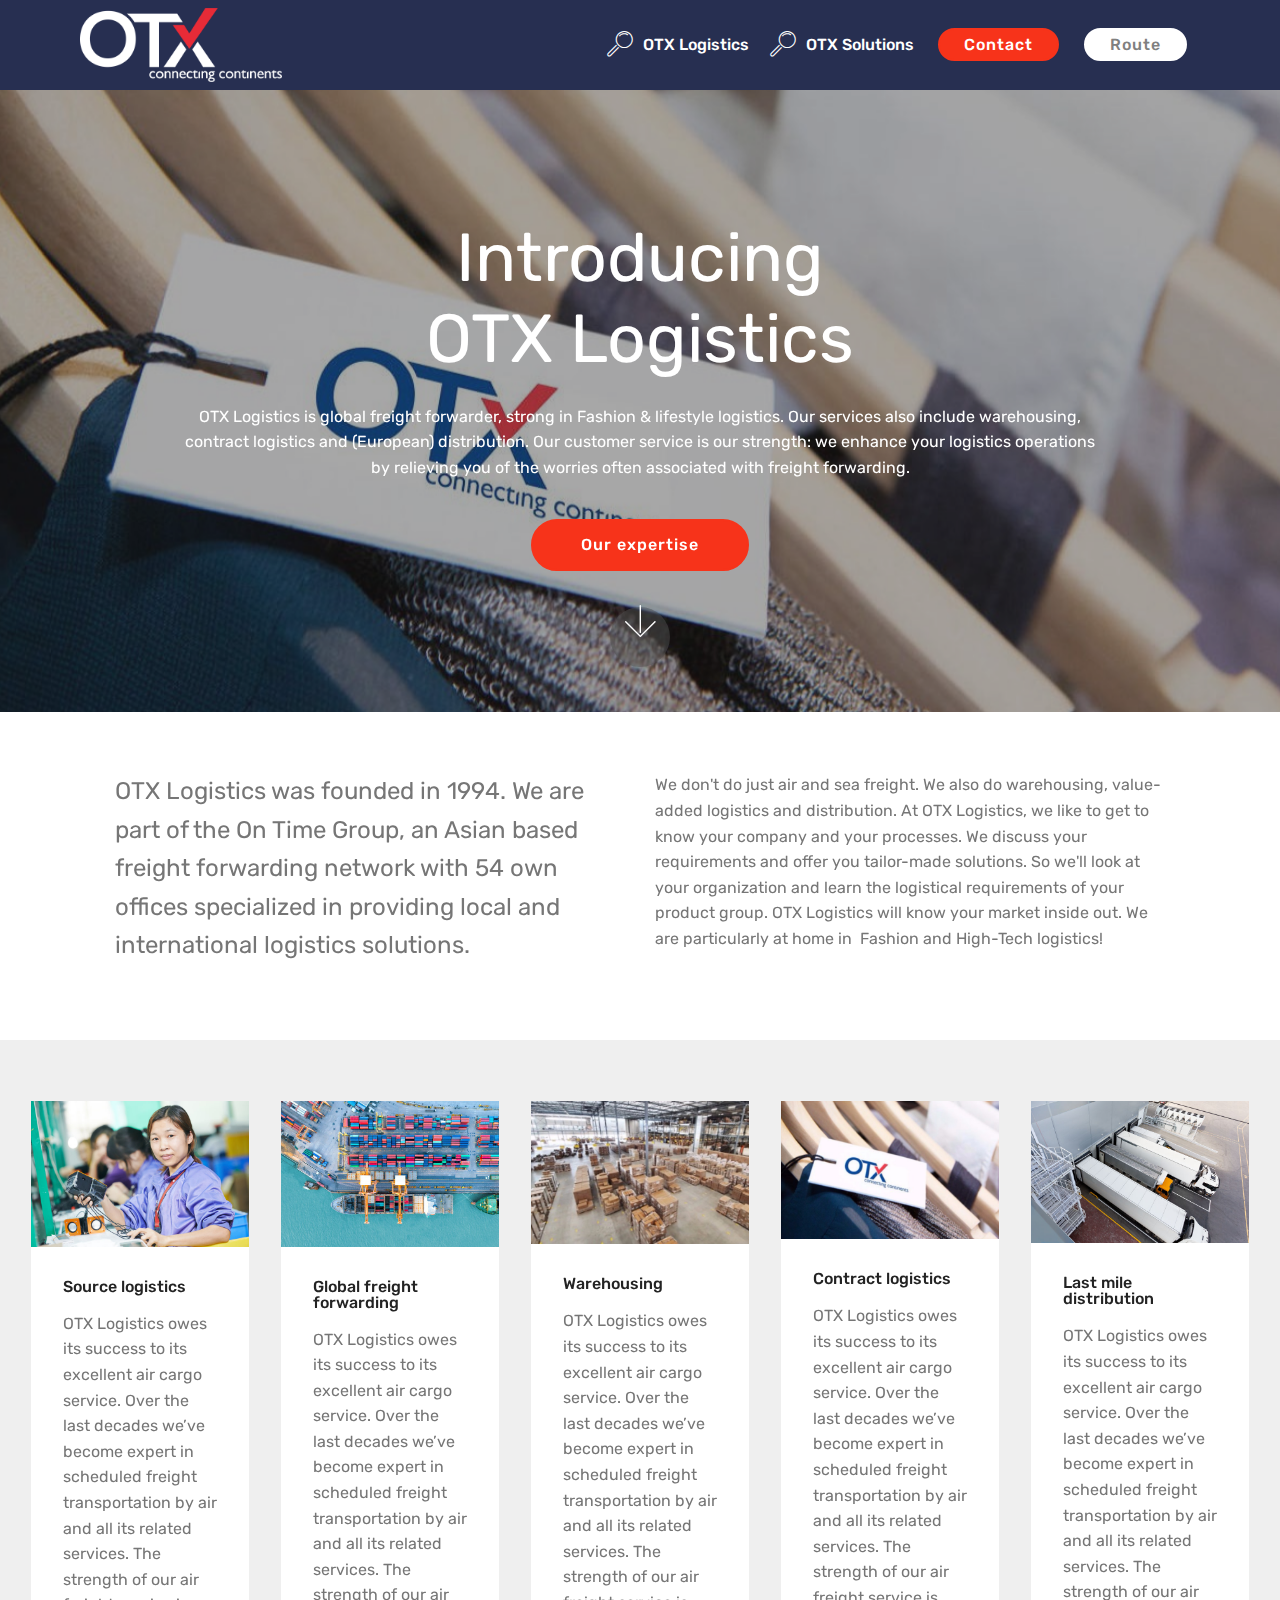
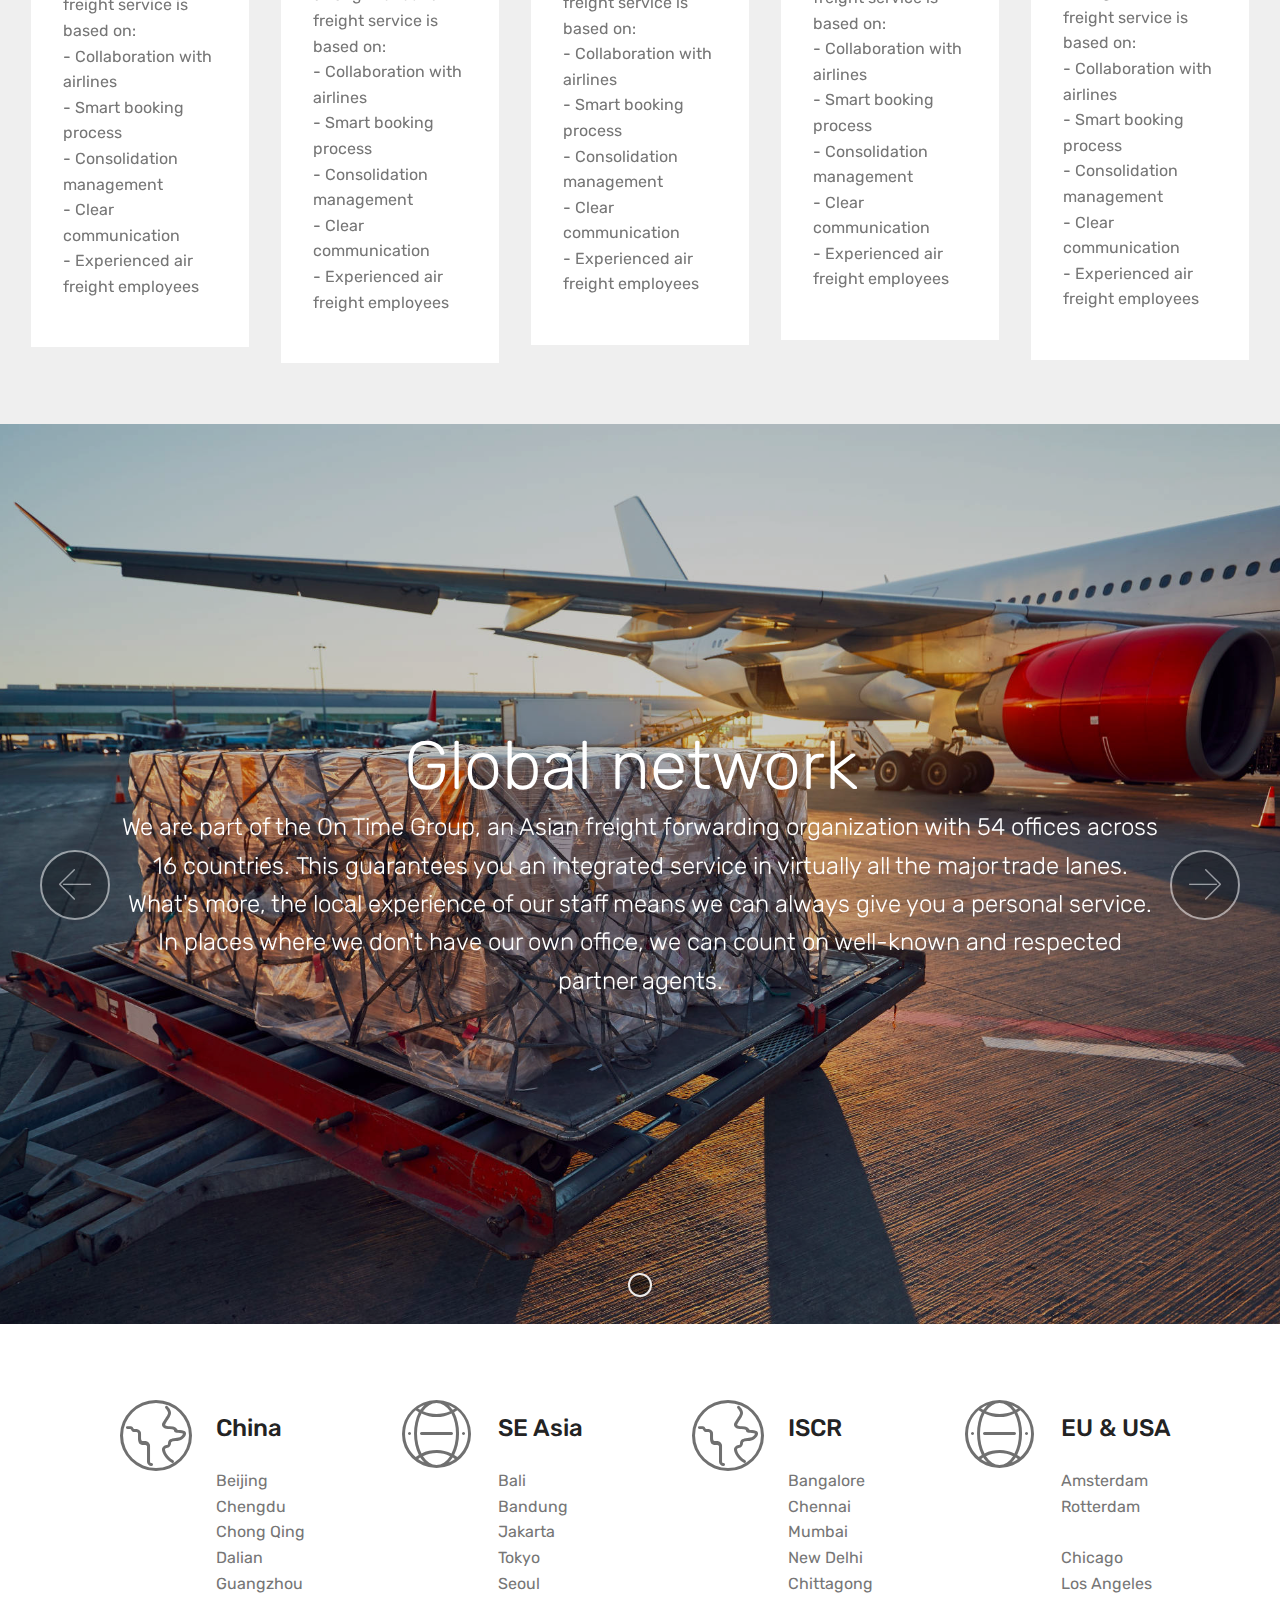
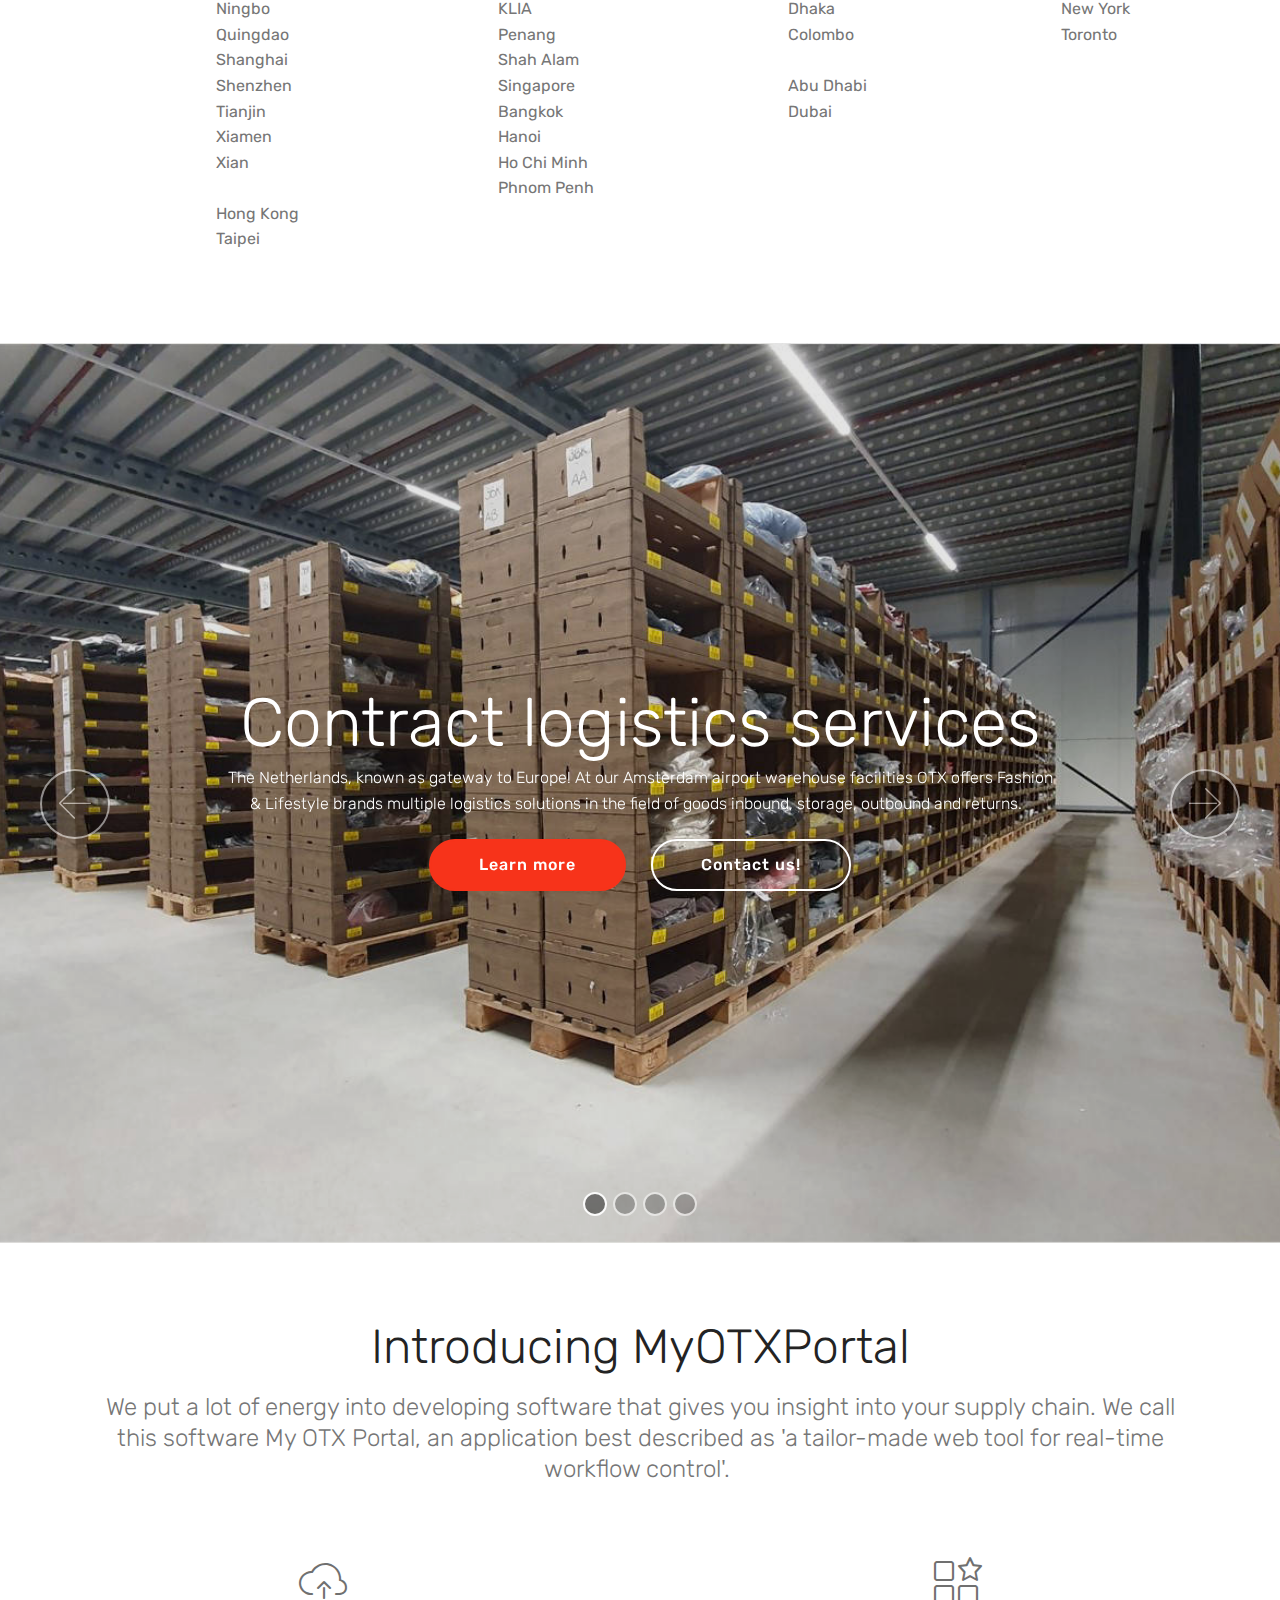
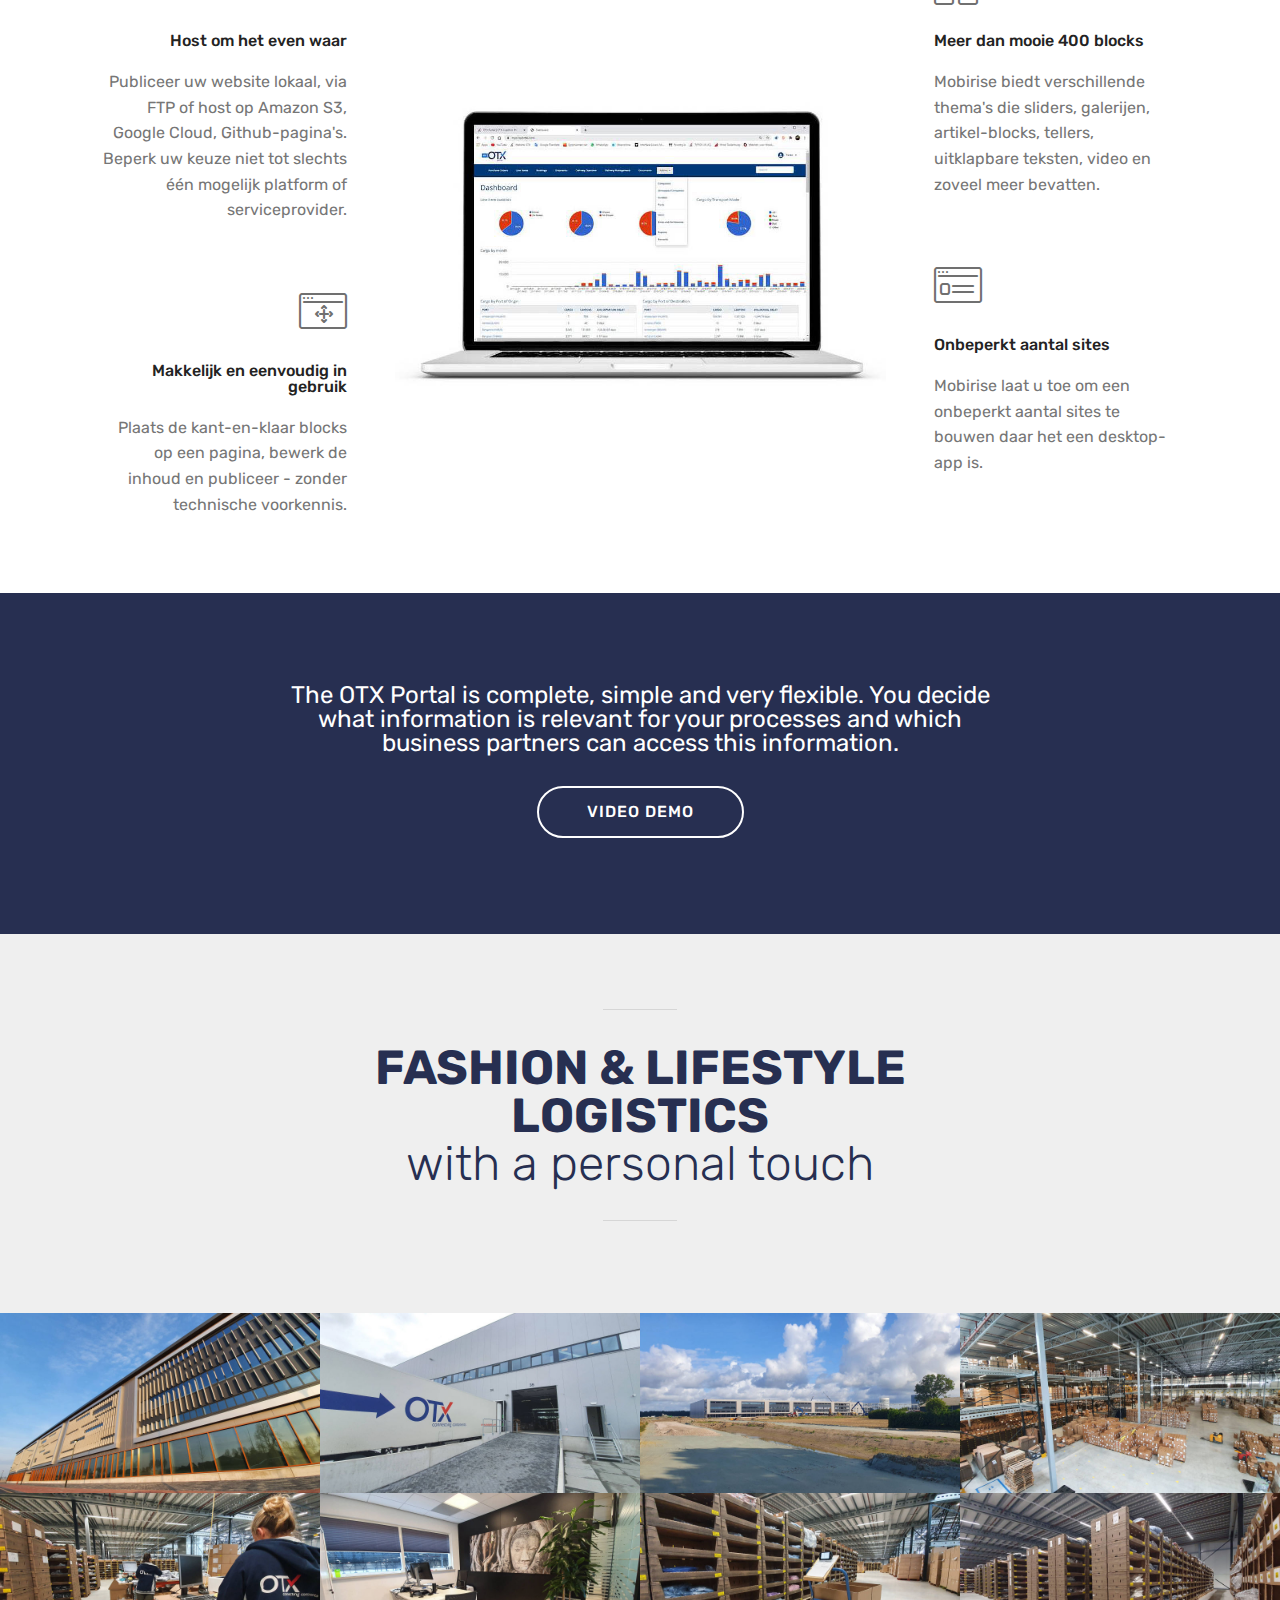
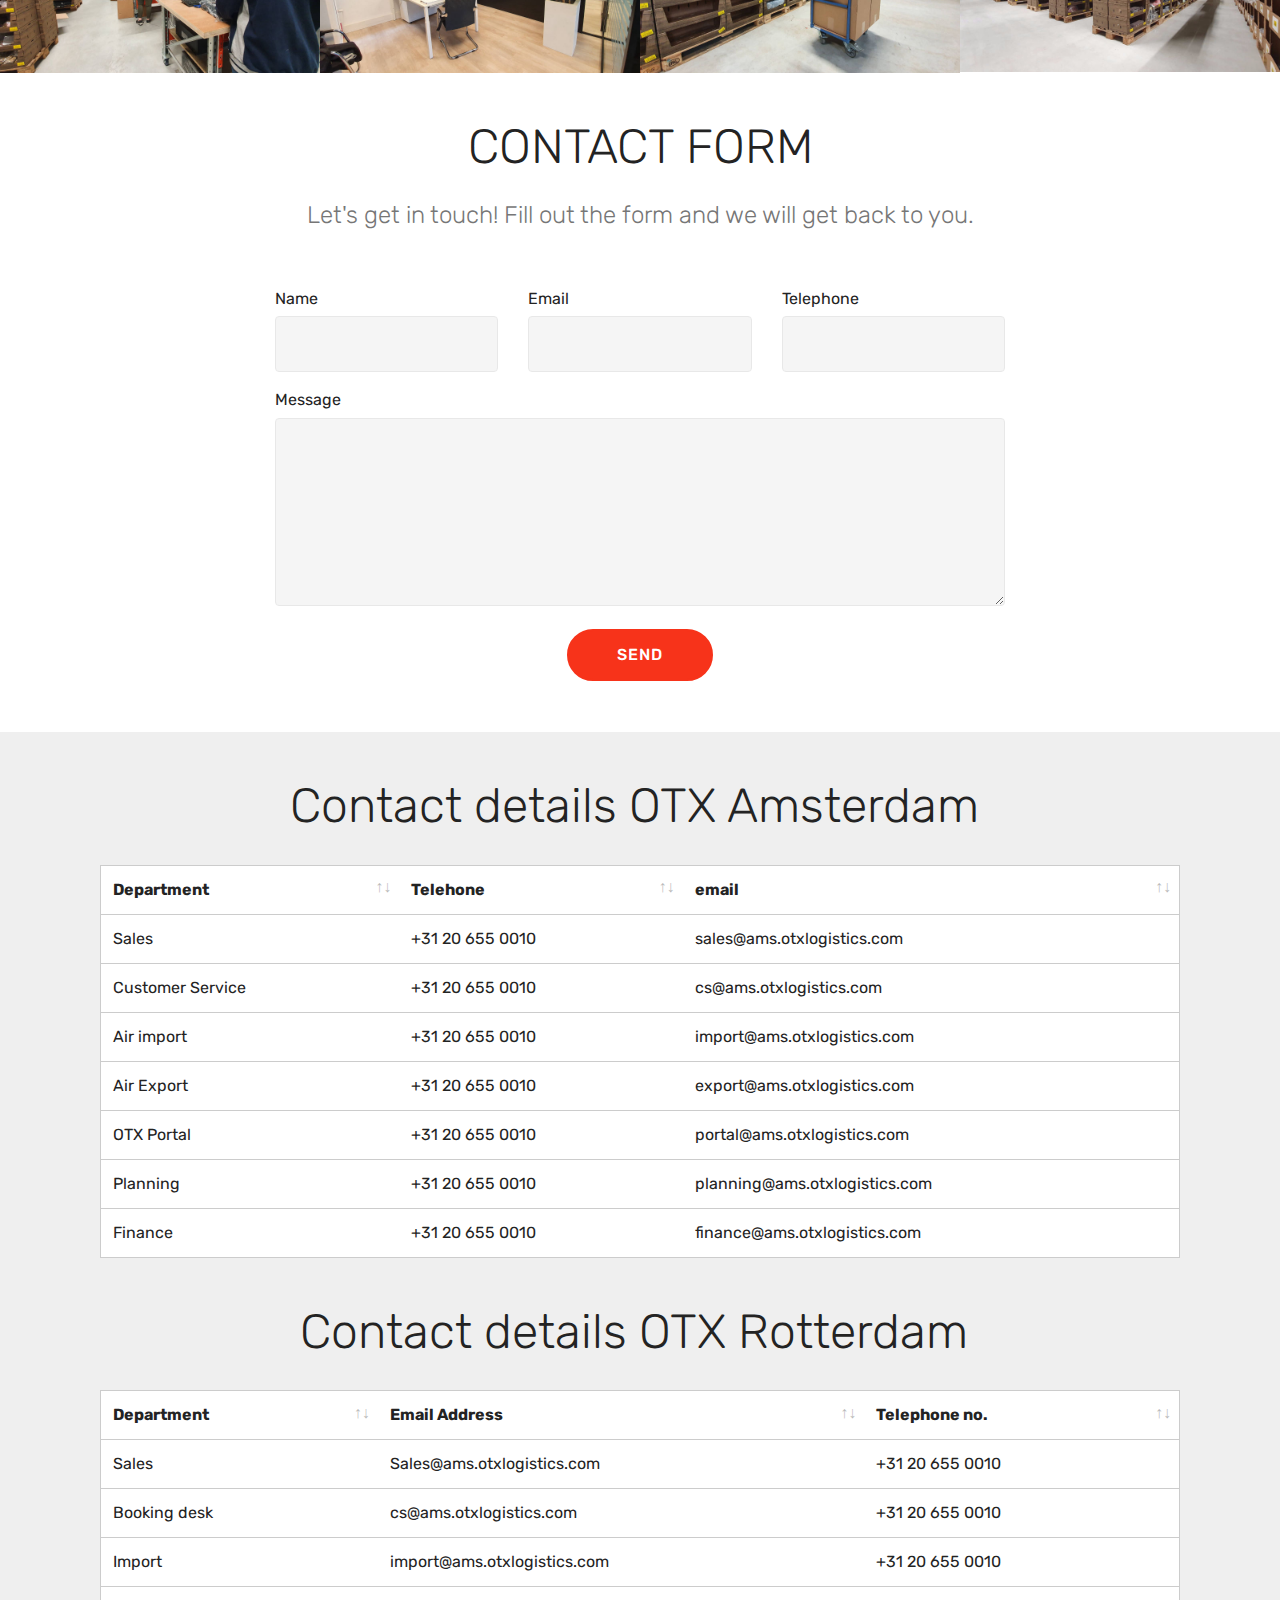
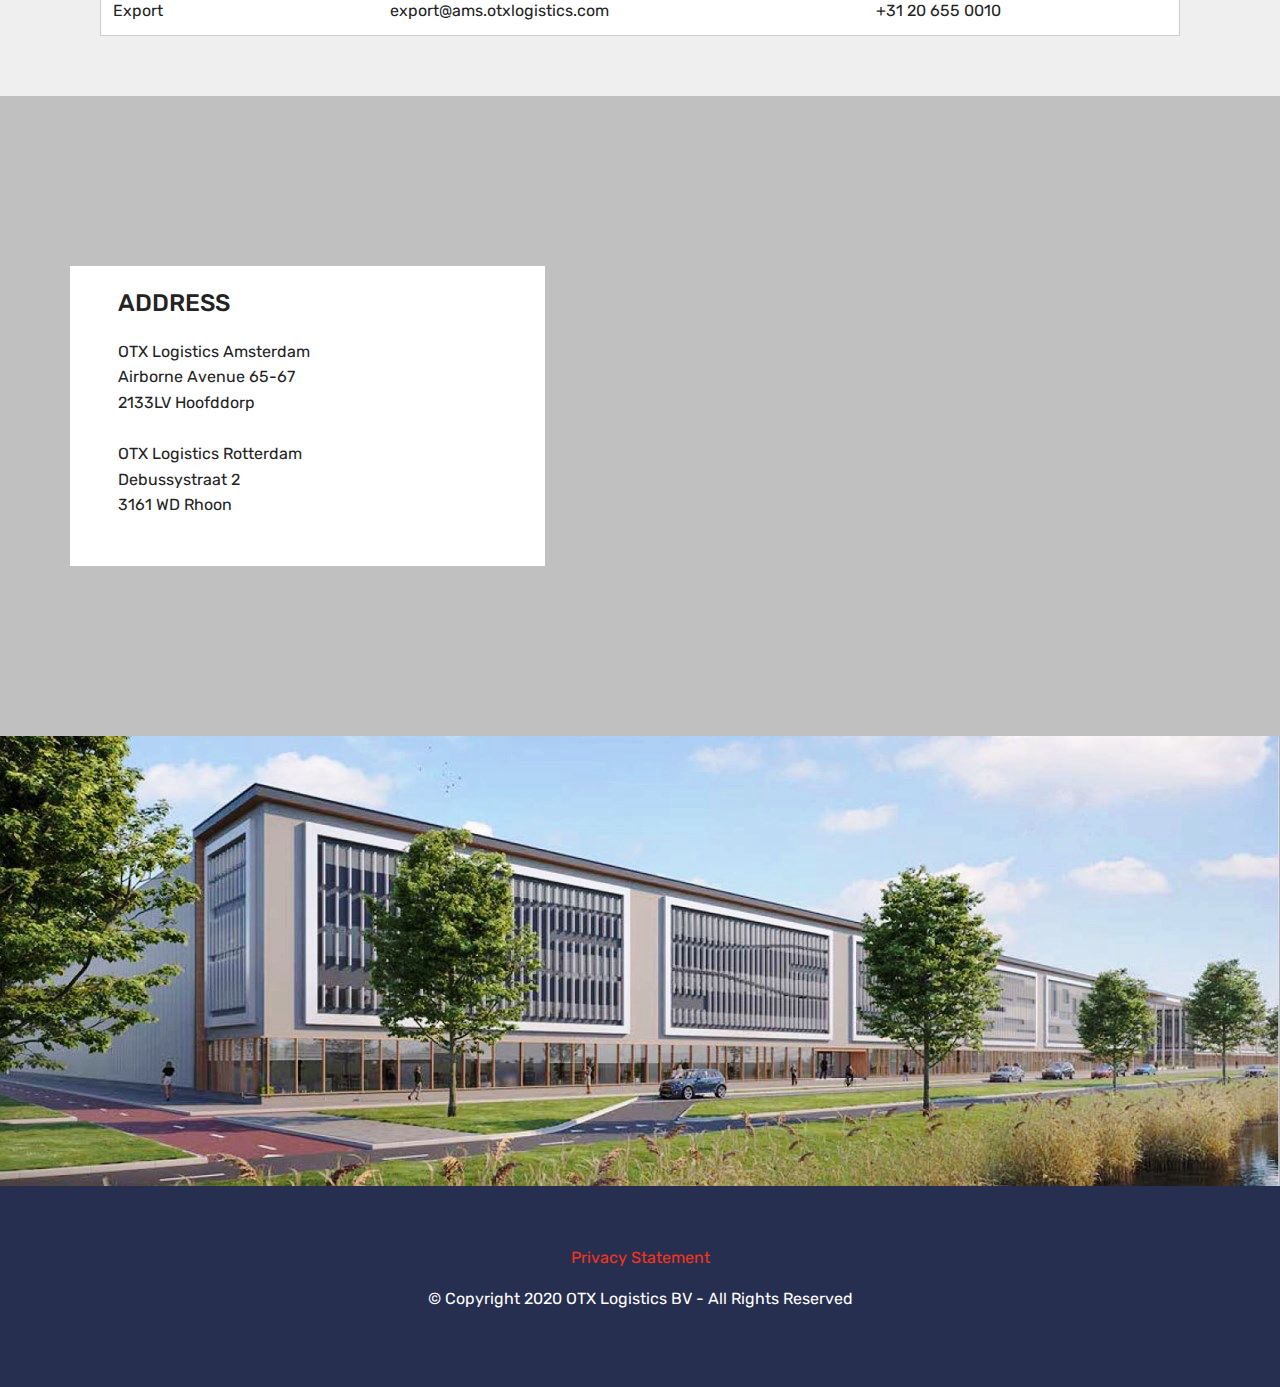
<file: index.html>
<!DOCTYPE html>
<html  >
<head>
  <!-- Site made with Mobirise Website Builder v4.10.7, https://mobirise.com -->
  <meta charset="UTF-8">
  <meta http-equiv="X-UA-Compatible" content="IE=edge">
  <meta name="generator" content="Mobirise v4.10.7, mobirise.com">
  <meta name="viewport" content="width=device-width, initial-scale=1, minimum-scale=1">
  <link rel="shortcut icon" href="assets/images/xxx-128x135-1.png" type="image/x-icon">
  <meta name="description" content="">
  
  <title>OTX Logistics</title>
  <link rel="stylesheet" href="assets/web/assets/mobirise-icons/mobirise-icons.css">
  <link rel="stylesheet" href="assets/tether/tether.min.css">
  <link rel="stylesheet" href="assets/bootstrap/css/bootstrap.min.css">
  <link rel="stylesheet" href="assets/bootstrap/css/bootstrap-grid.min.css">
  <link rel="stylesheet" href="assets/bootstrap/css/bootstrap-reboot.min.css">
  <link rel="stylesheet" href="assets/dropdown/css/style.css">
  <link rel="stylesheet" href="assets/socicon/css/styles.css">
  <link rel="stylesheet" href="assets/datatables/data-tables.bootstrap4.min.css">
  <link rel="stylesheet" href="assets/theme/css/style.css">
  <link rel="stylesheet" href="assets/gallery/style.css">
  <link rel="stylesheet" href="assets/mobirise/css/mbr-additional.css" type="text/css">
  
  
  
</head>
<body>
  <section class="menu cid-s8jdvU6XvX" once="menu" id="menu1-0">

    

    <nav class="navbar navbar-expand beta-menu navbar-dropdown align-items-center navbar-fixed-top navbar-toggleable-sm">
        <button class="navbar-toggler navbar-toggler-right" type="button" data-toggle="collapse" data-target="#navbarSupportedContent" aria-controls="navbarSupportedContent" aria-expanded="false" aria-label="Toggle navigation">
            <div class="hamburger">
                <span></span>
                <span></span>
                <span></span>
                <span></span>
            </div>
        </button>
        <div class="menu-logo">
            <div class="navbar-brand">
                <span class="navbar-logo">
                    <a href="mailto:info@ams.otxlogistics.com">
                         <img src="assets/images/logo-otx-wit-rood-266x97.png" alt="Mobirise" title="" style="height: 4.6rem;">
                    </a>
                </span>
                <span class="navbar-caption-wrap"><a class="navbar-caption text-white display-4" href="https://mobirise.co"></a></span>
            </div>
        </div>
        <div class="collapse navbar-collapse" id="navbarSupportedContent">
            <ul class="navbar-nav nav-dropdown" data-app-modern-menu="true"><li class="nav-item">
                    <a class="nav-link link text-white display-4" href="https://mobirise.co">
                        <span class="mbri-search mbr-iconfont mbr-iconfont-btn"></span>
                        OTX Logistics</a>
                </li><li class="nav-item"><a class="nav-link link text-white display-4" href="https://mobirise.co">
                        <span class="mbri-search mbr-iconfont mbr-iconfont-btn"></span>
                        OTX Solutions</a></li></ul>
            <div class="navbar-buttons mbr-section-btn"><a class="btn btn-sm btn-primary display-4" href="index.html#form1-s">
                    Contact</a> <a class="btn btn-sm btn-white display-4" href="index.html#contacts4-y">
                    Route</a></div>
        </div>
    </nav>
</section>

<section class="engine"><a href="https://mobirise.info/d">web maker</a></section><section class="cid-s8jdDc3ZqK mbr-parallax-background" id="header2-1">

    

    <div class="mbr-overlay" style="opacity: 0.4; background-color: rgb(35, 35, 35);"></div>

    <div class="container align-center">
        <div class="row justify-content-md-center">
            <div class="mbr-white col-md-10">
                <h1 class="mbr-section-title mbr-bold pb-3 mbr-fonts-style display-1"><span style="font-weight: normal;"><br>Introducing<br>OTX Logistics</span></h1>
                
                <p class="mbr-text pb-3 mbr-fonts-style display-7">OTX Logistics is global freight forwarder, strong in Fashion &amp; lifestyle logistics. Our services also include warehousing, contract logistics and (European) distribution. Our customer service is our strength: we enhance your logistics operations by relieving you of the worries often associated with freight forwarding.</p>
                <div class="mbr-section-btn"><a class="btn btn-md btn-primary display-4" href="index.html#features17-l">Our expertise</a></div>
            </div>
        </div>
    </div>
    <div class="mbr-arrow hidden-sm-down" aria-hidden="true">
        <a href="#next">
            <i class="mbri-down mbr-iconfont"></i>
        </a>
    </div>
</section>

<section class="mbr-section article content3 cid-s8je53Cvqs" id="content3-a">
      
     

    <div class="container">
        <div class="media-container-row">
            <div class="row col-12 col-md-12">
                <div class="col-12 mbr-text mbr-fonts-style col-md-6 display-5">
                     <p>OTX Logistics was founded in 1994. We are part of the On Time Group, an Asian based freight forwarding network with 54 own offices specialized in providing local and international logistics solutions.</p>
                </div>
                <div class="col-12 mbr-text mbr-fonts-style display-7 col-md-6">
                     <p>We don't do just air and sea freight. We also do warehousing, value-added logistics and distribution. At OTX Logistics, we like to get to know your company and your processes. We discuss your requirements and offer you tailor-made solutions. So we'll look at your organization and learn the logistical requirements of your product group. OTX Logistics will know your market inside out. We are particularly at home in &nbsp;Fashion and High-Tech logistics!</p>
                </div>
                
            </div>
        </div>
    </div>
</section>

<section class="features17 cid-scI9EfHJlI" id="features17-l">
    
    

    
    <div class="container-fluid">
        <div class="media-container-row">
            <div class="card p-3 col-12 col-md-6 my-col">
                <div class="card-wrapper">
                    <div class="card-img">
                        <img src="assets/images/shutterstock-179900288-686x458.jpg" alt="Mobirise" title="">
                    </div>
                    <div class="card-box">
                        <h4 class="card-title pb-3 mbr-fonts-style display-7">Source logistics</h4>
                        <p class="mbr-text mbr-fonts-style display-7">
                            OTX Logistics owes its success to its excellent air cargo service. Over the last decades we’ve become expert in scheduled freight transportation by air and all its related services. The strength of our air freight service is based on:&nbsp;<br>- Collaboration with airlines <br>- Smart booking process<br>- Consolidation management <br>- Clear communication <br>- Experienced air freight employees&nbsp;<br></p>
                    </div>
                </div>
            </div>

            <div class="card p-3 col-12 col-md-6 my-col">
                <div class="card-wrapper">
                    <div class="card-img">
                        <img src="assets/images/shutterstock-701977789-686x457.jpg" alt="Mobirise" title="">
                    </div>
                    <div class="card-box">
                        <h4 class="card-title pb-3 mbr-fonts-style display-7">Global freight forwarding</h4>
                        <p class="mbr-text mbr-fonts-style display-7">OTX Logistics owes its success to its excellent air cargo service. Over the last decades we’ve become expert in scheduled freight transportation by air and all its related services. The strength of our air freight service is based on: 
<br>- Collaboration with airlines 
<br>- Smart booking process
<br>- Consolidation management 
<br>- Clear communication 
<br>- Experienced air freight            employees&nbsp;</p>
                    </div>
                </div>
            </div>

            <div class="card p-3 col-12 col-md-6 my-col">
                <div class="card-wrapper">
                    <div class="card-img">
                        <img src="assets/images/otx-warehouse-1-686x386.jpeg" alt="Mobirise" title="">
                    </div>
                    <div class="card-box">
                        <h4 class="card-title pb-3 mbr-fonts-style display-7">
                            Warehousing</h4>
                        <p class="mbr-text mbr-fonts-style display-7">OTX Logistics owes its success to its excellent air cargo service. Over the last decades we’ve become expert in scheduled freight transportation by air and all its related services. The strength of our air freight service is based on: 
<br>- Collaboration with airlines 
<br>- Smart booking process
<br>- Consolidation management 
<br>- Clear communication 
<br>- Experienced air freight            employees&nbsp;</p>
                    </div>
                </div>
            </div>

            <div class="card p-3 col-12 col-md-6 my-col">
                <div class="card-wrapper">
                    <div class="card-img">
                        <img src="assets/images/otx-bureaublad-afbeelding-686x419.jpeg" alt="Mobirise" title="">
                    </div>
                    <div class="card-box">
                        <h4 class="card-title pb-3 mbr-fonts-style display-7">
                            Contract logistics</h4>
                        <p class="mbr-text mbr-fonts-style display-7">OTX Logistics owes its success to its excellent air cargo service. Over the last decades we’ve become expert in scheduled freight transportation by air and all its related services. The strength of our air freight service is based on: 
<br>- Collaboration with airlines 
<br>- Smart booking process
<br>- Consolidation management 
<br>- Clear communication 
<br>- Experienced air freight            employees&nbsp;</p>
                    </div>
                </div>
            </div>
            <div class="card p-3 col-12 col-md-6 my-col">
                <div class="card-wrapper">
                    <div class="card-img">
                        <img src="assets/images/shutterstock-312715829-686x447.jpg" alt="Mobirise" title="">
                    </div>
                    <div class="card-box">
                        <h4 class="card-title pb-3 mbr-fonts-style display-7">
                            Last mile distribution</h4>
                        <p class="mbr-text mbr-fonts-style display-7">OTX Logistics owes its success to its excellent air cargo service. Over the last decades we’ve become expert in scheduled freight transportation by air and all its related services. The strength of our air freight service is based on: 
<br>- Collaboration with airlines 
<br>- Smart booking process
<br>- Consolidation management 
<br>- Clear communication 
<br>- Experienced air freight            employees&nbsp;<br></p>
                    </div>
                </div>
            </div>
            
        </div>
    </div>
</section>

<section class="carousel slide cid-scImcVCSDh" data-interval="false" id="slider1-n">

    

    <div class="full-screen"><div class="mbr-slider slide carousel" data-pause="true" data-keyboard="false" data-ride="false" data-interval="false"><ol class="carousel-indicators"><li data-app-prevent-settings="" data-target="#slider1-n" class=" active" data-slide-to="0"></li></ol><div class="carousel-inner" role="listbox"><div class="carousel-item slider-fullscreen-image active" data-bg-video-slide="false" style="background-image: url(assets/images/shutterstock-745545163-2000x1333.jpg);"><div class="container container-slide"><div class="image_wrapper"><div class="mbr-overlay" style="opacity: 0.2;"></div><img src="assets/images/shutterstock-745545163-2000x1333.jpg"><div class="carousel-caption justify-content-center"><div class="col-10 align-center"><h2 class="mbr-fonts-style display-1">Global network&nbsp;</h2><p class="lead mbr-text mbr-fonts-style display-5">We are part of the On Time Group, an Asian freight forwarding organization with 54 offices across 16 countries.&nbsp;This guarantees you an integrated service in virtually all the major trade lanes. What's more, the local experience of our staff means we can always give you a personal service. In places where we don't have our own office, we can count on well-known and respected partner agents.<br></p></div></div></div></div></div></div><a data-app-prevent-settings="" class="carousel-control carousel-control-prev" role="button" data-slide="prev" href="#slider1-n"><span aria-hidden="true" class="mbri-left mbr-iconfont"></span><span class="sr-only">Previous</span></a><a data-app-prevent-settings="" class="carousel-control carousel-control-next" role="button" data-slide="next" href="#slider1-n"><span aria-hidden="true" class="mbri-right mbr-iconfont"></span><span class="sr-only">Next</span></a></div></div>

</section>

<section class="features7 cid-scL4wsdENA" id="features7-1i">
    
    

    
    <div class="container">
        <div class="row justify-content-center">

            <div class="card p-3 col-12 col-md-6 col-lg-3">
                <div class="media">
                    <div class="card-img pr-2">
                        <span class="mbr-iconfont mbri-globe"></span>
                    </div>
                    <div class="card-box media-body">
                        <h4 class="card-title py-3 mbr-fonts-style display-5">
                            China</h4>
                        <p class="mbr-text mbr-fonts-style display-7">Beijing 
<br>Chengdu 
<br>Chong Qing 
<br>Dalian 
<br>Guangzhou 
<br>Ningbo 
<br>Quingdao 
<br>Shanghai 
<br>Shenzhen 
<br>Tianjin 
<br>Xiamen 
<br>Xian 
<br>
<br>Hong Kong 
<br>Taipei</p>
                    </div>
                </div>
            </div>

            <div class="card p-3 col-12 col-md-6 col-lg-3">
                <div class="media"> 
                    <div class="card-img pr-2">
                        <span class="mbr-iconfont mbri-globe-2"></span>
                    </div>
                    <div class="card-box media-body">
                        <h4 class="card-title py-3 mbr-fonts-style display-5">
                            SE Asia&nbsp;</h4>
                        <p class="mbr-text mbr-fonts-style display-7">Bali 
<br>Bandung 
<br>Jakarta 
<br>Tokyo 
<br>Seoul 
<br>KLIA
<br>Penang 
<br>Shah Alam 
<br>Singapore 
<br>Bangkok 
<br>Hanoi 
<br>Ho Chi Minh 
<br>Phnom Penh</p>
                    </div>
                </div>
            </div>

            <div class="card p-3 col-12 col-md-6 col-lg-3">
                <div class="media">
                    <div class="card-img pr-2">
                        <span class="mbr-iconfont mbri-globe"></span>
                    </div>
                    <div class="media-body card-box">
                        <h4 class="card-title py-3 mbr-fonts-style display-5">
                            ISCR</h4>
                        <p class="mbr-text mbr-fonts-style display-7">Bangalore 
<br>Chennai 
<br>Mumbai 
<br>New Delhi 
<br>Chittagong 
<br>Dhaka 
<br>Colombo 
<br>
<br>Abu Dhabi
<br>Dubai</p>
                    </div>
                </div>
            </div>

            <div class="card p-3 col-12 col-md-6 col-lg-3">
                <div class="media">
                    <div class="card-img pr-2">
                        <span class="mbr-iconfont mbri-globe-2"></span>
                    </div>
                    <div class="card-box media-body">
                        <h4 class="card-title py-3 mbr-fonts-style display-5">
                            EU &amp; USA</h4>
                        <p class="mbr-text mbr-fonts-style display-7">Amsterdam
<br>Rotterdam
<br>
<br>Chicago 
<br>Los Angeles 
<br>New York 
<br>Toronto</p>
                    </div>
                </div>
            </div>
        </div>
    </div>
</section>

<section class="carousel slide cid-s8jekO4oy4" data-interval="false" id="slider1-f">

    

    <div class="full-screen"><div class="mbr-slider slide carousel" data-pause="true" data-keyboard="false" data-ride="false" data-interval="false"><ol class="carousel-indicators"><li data-app-prevent-settings="" data-target="#slider1-f" class=" active" data-slide-to="0"></li><li data-app-prevent-settings="" data-target="#slider1-f" data-slide-to="1"></li><li data-app-prevent-settings="" data-target="#slider1-f" data-slide-to="2"></li><li data-app-prevent-settings="" data-target="#slider1-f" data-slide-to="3"></li></ol><div class="carousel-inner" role="listbox"><div class="carousel-item slider-fullscreen-image active" data-bg-video-slide="false" style="background-image: url(assets/images/contract-logistics-2-1500x825.jpg);"><div class="container container-slide"><div class="image_wrapper"><div class="mbr-overlay" style="opacity: 0.1;"></div><img src="assets/images/contract-logistics-2-1500x825.jpg"><div class="carousel-caption justify-content-center"><div class="col-10 align-center"><h2 class="mbr-fonts-style display-1">Contract logistics services</h2><p class="lead mbr-text mbr-fonts-style display-7">The Netherlands, known as gateway to Europe! At our 			Amsterdam airport warehouse facilities OTX offers Fashion 
<br>		&amp; Lifestyle brands multiple logistics solutions in the field of
goods inbound, storage, outbound and returns. &nbsp;<br></p><div class="mbr-section-btn" buttons="0"><a class="btn display-4 btn-primary" href="https://mobirise.com">Learn more</a> <a class="btn  btn-white-outline display-4" href="https://mobirise.com">Contact us!</a></div></div></div></div></div></div><div class="carousel-item slider-fullscreen-image" data-bg-video-slide="false" style="background-image: url(assets/images/contract-logistics-2-1500x825.jpg);"><div class="container container-slide"><div class="image_wrapper"><div class="mbr-overlay" style="opacity: 0.3;"></div><img src="assets/images/contract-logistics-2-1500x825.jpg"><div class="carousel-caption justify-content-center"><div class="col-10 align-center"><h2 class="mbr-fonts-style display-1">Contract logistics services</h2><p class="lead mbr-text mbr-fonts-style display-5">Slide met Youtube video-achtergrond en dekkleur. Titel en tekst worden links uitgelijnd.</p><div class="mbr-section-btn" buttons="0"><a class="btn btn-primary display-4" href="https://mobirise.com">VOOR WINDOWS</a> <a class="btn  btn-white-outline display-4" href="https://mobirise.com">VOOR MAC</a></div></div></div></div></div></div><div class="carousel-item slider-fullscreen-image" data-bg-video-slide="false" style="background-image: url(assets/images/contract-logistics-3-1502x865.jpg);"><div class="container container-slide"><div class="image_wrapper"><div class="mbr-overlay"></div><img src="assets/images/contract-logistics-3-1502x865.jpg"><div class="carousel-caption justify-content-center"><div class="col-10 align-right"><h2 class="mbr-fonts-style display-1">AFBEELDING SLIDE</h2><p class="lead mbr-text mbr-fonts-style display-5">Kies uit de grote selectie aan kant en klaar blocks - jumbotrons, hero afbeeldingen, parallax scrolling, video, achtergronden, hamburger menu enz...</p><div class="mbr-section-btn" buttons="0"><a class="btn btn-info display-4" href="https://mobirise.com">VOOR WINDOWS</a> <a class="btn  btn-white-outline display-4" href="https://mobirise.com">VOOR MAC</a></div></div></div></div></div></div><div class="carousel-item slider-fullscreen-image" data-bg-video-slide="false" style="background-image: url(assets/images/contract-logistics-1-1500x837.jpg);"><div class="container container-slide"><div class="image_wrapper"><div class="mbr-overlay"></div><img src="assets/images/contract-logistics-1-1500x837.jpg"><div class="carousel-caption justify-content-center"><div class="col-10 align-center"><h2 class="mbr-fonts-style display-1">Contract logistics services</h2><p class="lead mbr-text mbr-fonts-style display-5">The Netherlands, known as gateway to Europe! At our 			Amsterdam airport warehouse facilities OTX offers Fashion 
<br>		&amp; Lifestyle brands multiple logistics solutions in the field of
goods inbound, storage, outbound and returns. &nbsp;<br></p><div class="mbr-section-btn" buttons="0"><a class="btn btn-success display-4" href="https://mobirise.com">Learn more</a> <a class="btn  btn-white-outline display-4" href="https://mobirise.com">Contact us!</a></div></div></div></div></div></div></div><a data-app-prevent-settings="" class="carousel-control carousel-control-prev" role="button" data-slide="prev" href="#slider1-f"><span aria-hidden="true" class="mbri-left mbr-iconfont"></span><span class="sr-only">Previous</span></a><a data-app-prevent-settings="" class="carousel-control carousel-control-next" role="button" data-slide="next" href="#slider1-f"><span aria-hidden="true" class="mbri-right mbr-iconfont"></span><span class="sr-only">Next</span></a></div></div>

</section>

<section class="features12 cid-scINvE6tVD" id="features12-q">
    
    

    

    <div class="container">
        <h2 class="mbr-section-title pb-2 mbr-fonts-style display-2">Introducing MyOTXPortal</h2>
        <h3 class="mbr-section-subtitle pb-3 mbr-fonts-style display-5">We put a lot of energy into developing software that gives you insight into your supply chain. We call this software My OTX Portal, an application best described as 'a tailor-made web tool for real-time workflow control'.&nbsp;</h3>

        <div class="media-container-row pt-5">
            <div class="block-content align-right">
                <div class="card pl-3 pr-3 pb-5">
                    <div class="mbr-card-img-title">
                        <div class="card-img pb-3">
                             <span class="mbri-upload mbr-iconfont"></span>
                        </div>
                        <div class="mbr-crt-title">
                            <h4 class="card-title py-2 mbr-crt-title mbr-fonts-style display-7">
                                Host om het even waar                     
                            </h4>
                        </div>
                    </div>                

                    <div class="card-box">
                        <p class="mbr-text mbr-section-text mbr-fonts-style display-7">
                            Publiceer uw website lokaal, via FTP of host op Amazon S3, Google Cloud, Github-pagina's. Beperk uw keuze niet tot slechts één mogelijk platform of serviceprovider.
                        </p>
                    </div>
                </div>

                <div class="card pl-3 pr-3">
                    <div class="mbr-card-img-title">
                        <div class="card-img pb-3">
                            <span class="mbri-drag-n-drop2 mbr-iconfont"></span>
                        </div>
                        <div class="mbr-crt-title">
                            <h4 class="card-title py-2 mbr-crt-title mbr-fonts-style display-7">
                                Makkelijk en eenvoudig in gebruik
                            </h4>
                        </div>
                    </div>
                    <div class="card-box">
                        <p class="mbr-text mbr-section-text mbr-fonts-style display-7">
                            Plaats de kant-en-klaar blocks op een pagina, bewerk de inhoud en publiceer - zonder technische voorkennis.
                        </p>
                    </div>
                </div>
            </div>

            <div class="mbr-figure m-auto" style="width: 50%;">
                <img src="assets/images/laptop-myotxportal-872x540.jpg" alt="Mobirise" title="">
            </div>

            <div class="block-content align-left">
                <div class="card pl-3 pr-3 pb-5">
                    <div class="mbr-card-img-title">
                        <div class="card-img pb-3">
                             <span class="mbri-features mbr-iconfont"></span>
                        </div>
                        <div class="mbr-crt-title">
                            <h4 class="card-title py-2 mbr-crt-title mbr-fonts-style display-7">
                                Meer dan mooie 400 blocks
                            </h4>
                        </div>
                    </div>                

                    <div class="card-box">
                        <p class="mbr-text mbr-section-text mbr-fonts-style display-7">
                            Mobirise biedt verschillende thema's die sliders, galerijen, artikel-blocks, tellers, uitklapbare teksten, video en zoveel meer bevatten.</p>
                    </div>
                </div>

                <div class="card pl-3 pr-3">
                    <div class="mbr-card-img-title">
                        <div class="card-img pb-3">
                            <span class="mbri-sites mbr-iconfont"></span>
                        </div>
                        <div class="mbr-crt-title">
                            <h4 class="card-title py-2 mbr-crt-title mbr-fonts-style display-7">
                                Onbeperkt aantal sites
                            </h4>
                        </div>
                    </div>
                    <div class="card-box">
                        <p class="mbr-text mbr-section-text mbr-fonts-style display-7">
                            Mobirise laat u toe om een onbeperkt aantal sites te bouwen daar het een desktop-app is.
                        </p>
                    </div>
                </div>
            </div>
        </div>
    </div>
</section>

<section class="mbr-section content5 cid-scIOIcCwlO" id="content5-r">

    

    

    <div class="container">
        <div class="media-container-row">
            <div class="title col-12 col-md-8">
                <h2 class="align-center mbr-bold mbr-white pb-3 mbr-fonts-style display-5"><span style="font-weight: normal;">The OTX Portal is complete, simple and very flexible. You decide what information is relevant for your processes and which business partners can access this information.</span></h2>
                
                
                <div class="mbr-section-btn align-center"><a class="btn btn-white-outline display-4" href="https://mobirise.co">VIDEO DEMO</a></div>
            </div>
        </div>
    </div>
</section>

<section class="mbr-section article content10 cid-sdSLZuRzlu" id="content10-1h">
    
     

    <div class="container">
        <div class="inner-container" style="width: 66%;">
            <hr class="line" style="width: 10%;">
            <div class="section-text align-center mbr-white mbr-fonts-style display-2"><strong>FASHION &amp; LIFESTYLE LOGISTICS</strong> <br>with a personal touch</div>
            <hr class="line" style="width: 10%;">
        </div>
    </div>
</section>

<section class="mbr-gallery mbr-slider-carousel cid-scJYhdNVR1" id="gallery3-1f">

    

    <div>
        <div><!-- Filter --><!-- Gallery --><div class="mbr-gallery-row"><div class="mbr-gallery-layout-default"><div><div><div class="mbr-gallery-item mbr-gallery-item--p0" data-video-url="false" data-tags="Geweldige"><div href="#lb-gallery3-1f" data-slide-to="0" data-toggle="modal"><img src="assets/images/20200408-75244-2000x1125-800x450.jpg" alt="" title=""><span class="icon-focus"></span></div></div><div class="mbr-gallery-item mbr-gallery-item--p0" data-video-url="false" data-tags="Sympathieke"><div href="#lb-gallery3-1f" data-slide-to="1" data-toggle="modal"><img src="assets/images/20200618-112205-2000x1125-800x450.jpg" alt="" title=""><span class="icon-focus"></span></div></div><div class="mbr-gallery-item mbr-gallery-item--p0" data-video-url="false" data-tags="Creatieve"><div href="#lb-gallery3-1f" data-slide-to="2" data-toggle="modal"><img src="assets/images/20190807-91710-2000x1125-800x450.jpg" alt="" title=""><span class="icon-focus"></span></div></div><div class="mbr-gallery-item mbr-gallery-item--p0" data-video-url="false" data-tags="Bewegende"><div href="#lb-gallery3-1f" data-slide-to="3" data-toggle="modal"><img src="assets/images/20200618-110642-2000x1125-800x450.jpg" alt="" title=""><span class="icon-focus"></span></div></div><div class="mbr-gallery-item mbr-gallery-item--p0" data-video-url="false" data-tags="Geweldige"><div href="#lb-gallery3-1f" data-slide-to="4" data-toggle="modal"><img src="assets/images/20200618-111645-2000x1125-800x450.jpg" alt="" title=""><span class="icon-focus"></span></div></div><div class="mbr-gallery-item mbr-gallery-item--p0" data-video-url="false" data-tags="Geweldige"><div href="#lb-gallery3-1f" data-slide-to="5" data-toggle="modal"><img src="assets/images/20200407-151804-2000x1125-800x450.jpg" alt="" title=""><span class="icon-focus"></span></div></div><div class="mbr-gallery-item mbr-gallery-item--p0" data-video-url="false" data-tags="Sympathieke"><div href="#lb-gallery3-1f" data-slide-to="6" data-toggle="modal"><img src="assets/images/20200618-110941-2000x1125-800x450.jpg" alt="" title=""><span class="icon-focus"></span></div></div><div class="mbr-gallery-item mbr-gallery-item--p0" data-video-url="false" data-tags="Bewegende"><div href="#lb-gallery3-1f" data-slide-to="7" data-toggle="modal"><img src="assets/images/20200618-112549-2000x1098-800x448.jpeg" alt="" title=""><span class="icon-focus"></span></div></div></div></div><div class="clearfix"></div></div></div><!-- Lightbox --><div data-app-prevent-settings="" class="mbr-slider modal fade carousel slide" tabindex="-1" data-keyboard="true" data-interval="false" id="lb-gallery3-1f"><div class="modal-dialog"><div class="modal-content"><div class="modal-body"><div class="carousel-inner"><div class="carousel-item active"><img src="assets/images/20200408-75244-2000x1125.jpg" alt="" title=""></div><div class="carousel-item"><img src="assets/images/20200618-112205-2000x1125.jpg" alt="" title=""></div><div class="carousel-item"><img src="assets/images/20190807-91710-2000x1125.jpg" alt="" title=""></div><div class="carousel-item"><img src="assets/images/20200618-110642-2000x1125.jpg" alt="" title=""></div><div class="carousel-item"><img src="assets/images/20200618-111645-2000x1125.jpg" alt="" title=""></div><div class="carousel-item"><img src="assets/images/20200407-151804-2000x1125.jpg" alt="" title=""></div><div class="carousel-item"><img src="assets/images/20200618-110941-2000x1125.jpg" alt="" title=""></div><div class="carousel-item"><img src="assets/images/20200618-112549-2000x1098.jpeg" alt="" title=""></div></div><a class="carousel-control carousel-control-prev" role="button" data-slide="prev" href="#lb-gallery3-1f"><span class="mbri-left mbr-iconfont" aria-hidden="true"></span><span class="sr-only">Previous</span></a><a class="carousel-control carousel-control-next" role="button" data-slide="next" href="#lb-gallery3-1f"><span class="mbri-right mbr-iconfont" aria-hidden="true"></span><span class="sr-only">Next</span></a><a class="close" href="#" role="button" data-dismiss="modal"><span class="sr-only">Close</span></a></div></div></div></div></div>
    </div>

</section>

<section class="mbr-section form1 cid-scIUuVs0Db" id="form1-s">

    

    
    <div class="container">
        <div class="row justify-content-center">
            <div class="title col-12 col-lg-8">
                <h2 class="mbr-section-title align-center pb-3 mbr-fonts-style display-2">
                    CONTACT FORM</h2>
                <h3 class="mbr-section-subtitle align-center mbr-light pb-3 mbr-fonts-style display-5">
                    Let's get in touch! Fill out the form and we will get back to you.</h3>
            </div>
        </div>
    </div>
    <div class="container">
        <div class="row justify-content-center">
            <div class="media-container-column col-lg-8" data-form-type="formoid">
                <!---Formbuilder Form--->
                <form action="https://mobirise.com/" method="POST" class="mbr-form form-with-styler" data-form-title="Mobirise Form"><input type="hidden" name="email" data-form-email="true" value="il90KGS5hmQO7KoCs8qFjReW7fZ+i+LPLkoXDjOce6C116JF2a797F7zXT9ERlCsnnovawwo/U2bxef+0lN/UUs4AC8DKBhxWHJCMVWU0CypSzzYWVZoGT4OJ6lU/B5Z">
                    <div class="row">
                        <div hidden="hidden" data-form-alert="" class="alert alert-success col-12">Bedankt om het formulier in te vullen!</div>
                        <div hidden="hidden" data-form-alert-danger="" class="alert alert-danger col-12">
                        </div>
                    </div>
                    <div class="dragArea row">
                        <div class="col-md-4  form-group" data-for="name">
                            <label for="name-form1-s" class="form-control-label mbr-fonts-style display-7">Name</label>
                            <input type="text" name="name" data-form-field="Name" required="required" class="form-control display-7" id="name-form1-s">
                        </div>
                        <div class="col-md-4  form-group" data-for="email">
                            <label for="email-form1-s" class="form-control-label mbr-fonts-style display-7">Email</label>
                            <input type="email" name="email" data-form-field="Email" required="required" class="form-control display-7" id="email-form1-s">
                        </div>
                        <div data-for="phone" class="col-md-4  form-group">
                            <label for="phone-form1-s" class="form-control-label mbr-fonts-style display-7">Telephone</label>
                            <input type="tel" name="phone" data-form-field="Phone" class="form-control display-7" id="phone-form1-s">
                        </div>
                        <div data-for="message" class="col-md-12 form-group">
                            <label for="message-form1-s" class="form-control-label mbr-fonts-style display-7">Message</label>
                            <textarea name="message" data-form-field="Message" class="form-control display-7" id="message-form1-s"></textarea>
                        </div>
                        <div class="col-md-12 input-group-btn align-center"><button type="submit" class="btn btn-primary btn-form display-4">SEND</button></div>
                    </div>
                </form><!---Formbuilder Form--->
            </div>
        </div>
    </div>
</section>

<section class="section-table cid-scJabzDEG6" id="table1-1d">

  
  
  <div class="container container-table">
      <h2 class="mbr-section-title mbr-fonts-style align-center pb-3 display-2">
          Contact details OTX Amsterdam&nbsp;</h2>
      
      <div class="table-wrapper">
        <div class="container">
          
        </div>

        <div class="container scroll">
          <table class="table" cellspacing="0">
            <thead>
              <tr class="table-heads ">
                  
                  
                  
                  
              <th class="head-item mbr-fonts-style display-7">
                      Department</th><th class="head-item mbr-fonts-style display-7">
                      Telehone</th><th class="head-item mbr-fonts-style display-7">
                      email</th></tr>
            </thead>

            <tbody>
              
              
              
              
            <tr> 
                
                
                
                
              <td class="body-item mbr-fonts-style display-7">Sales</td><td class="body-item mbr-fonts-style display-7">+31 20 655 0010</td><td class="body-item mbr-fonts-style display-7">sales@ams.otxlogistics.com</td></tr><tr>
                
                
                
                
              <td class="body-item mbr-fonts-style display-7">Customer Service</td><td class="body-item mbr-fonts-style display-7">+31 20 655 0010</td><td class="body-item mbr-fonts-style display-7">cs@ams.otxlogistics.com</td></tr><tr>
                
                
                
                
              <td class="body-item mbr-fonts-style display-7">Air import&nbsp;</td><td class="body-item mbr-fonts-style display-7">+31 20 655 0010</td><td class="body-item mbr-fonts-style display-7">import@ams.otxlogistics.com</td></tr><tr>
                
                
                
                
              <td class="body-item mbr-fonts-style display-7">Air Export</td><td class="body-item mbr-fonts-style display-7">+31 20 655 0010</td><td class="body-item mbr-fonts-style display-7">export@ams.otxlogistics.com</td></tr><tr>
                
                
                
                
              <td class="body-item mbr-fonts-style display-7">OTX Portal</td><td class="body-item mbr-fonts-style display-7">+31 20 655 0010</td><td class="body-item mbr-fonts-style display-7">portal@ams.otxlogistics.com</td></tr><tr>
                
                
                
                
              <td class="body-item mbr-fonts-style display-7">Planning&nbsp;</td><td class="body-item mbr-fonts-style display-7">+31 20 655 0010</td><td class="body-item mbr-fonts-style display-7">planning@ams.otxlogistics.com</td></tr><tr>
                
                
                
                
              <td class="body-item mbr-fonts-style display-7">Finance</td><td class="body-item mbr-fonts-style display-7">+31 20 655 0010</td><td class="body-item mbr-fonts-style display-7">finance@ams.otxlogistics.com</td></tr></tbody>
          </table>
        </div>
        <div class="container table-info-container">
          
        </div>
      </div>
    </div>
</section>

<section class="section-table cid-scJfUaIu79" id="table1-1e">

  
  
  <div class="container container-table">
      <h2 class="mbr-section-title mbr-fonts-style align-center pb-3 display-2">
          Contact details OTX Rotterdam&nbsp;</h2>
      
      <div class="table-wrapper">
        <div class="container">
          
        </div>

        <div class="container scroll">
          <table class="table" cellspacing="0">
            <thead>
              <tr class="table-heads ">
                  
                  
                  
                  
              <th class="head-item mbr-fonts-style display-7">
                      Department</th><th class="head-item mbr-fonts-style display-7">
                      Email Address</th><th class="head-item mbr-fonts-style display-7">
                      Telephone no.&nbsp;</th></tr>
            </thead>

            <tbody>
              
              
              
              
            <tr> 
                
                
                
                
              <td class="body-item mbr-fonts-style display-7">Sales</td><td class="body-item mbr-fonts-style display-7">Sales@ams.otxlogistics.com</td><td class="body-item mbr-fonts-style display-7">+31 20 655 0010</td></tr><tr>
                
                
                
                
              <td class="body-item mbr-fonts-style display-7">Booking desk</td><td class="body-item mbr-fonts-style display-7">cs@ams.otxlogistics.com</td><td class="body-item mbr-fonts-style display-7">+31 20 655 0010</td></tr><tr>
                
                
                
                
              <td class="body-item mbr-fonts-style display-7">Import&nbsp;</td><td class="body-item mbr-fonts-style display-7">import@ams.otxlogistics.com</td><td class="body-item mbr-fonts-style display-7">+31 20 655 0010</td></tr><tr>
                
                
                
                
              <td class="body-item mbr-fonts-style display-7">Export</td><td class="body-item mbr-fonts-style display-7">export@ams.otxlogistics.com</td><td class="body-item mbr-fonts-style display-7">+31 20 655 0010</td></tr></tbody>
          </table>
        </div>
        <div class="container table-info-container">
          
        </div>
      </div>
    </div>
</section>

<section class="contacts4 cid-scJ3Y50jTw" id="contacts4-y">

    

    <div class="main_wrapper">
        <div class="b_wrapper">
            <div class="container">
                <div class="row">
                    <div class="col-12 col-md-5 p-0">
                        <div class="block p-5">
                            <div class="block_wrapper">
                                <h4 class="align-left mbr-fonts-style pb-4 m-0 display-5">ADDRESS</h4>
                                <p class="mbr-text align-left mbr-fonts-style pb-4 m-0 display-7">OTX Logistics Amsterdam<br>Airborne Avenue 65-67
<br>2133LV Hoofddorp
<br><br>OTX Logistics Rotterdam<br>Debussystraat 2<br>3161 WD Rhoon&nbsp;<br></p>
                                
                            </div>
                        </div>
                    </div>
                </div>
            </div>
        </div>
        <!--Map-->
        <div class="google-map"><iframe frameborder="0" style="border:0" src="https://www.google.com/maps/embed?pb=!1m18!1m12!1m3!1d2440.7993195139566!2d4.691905015798693!3d52.28334517977009!2m3!1f0!2f0!3f0!3m2!1i1024!2i768!4f13.1!3m3!1m2!1s0x47c5e716efc88fd9%3A0xfb5437ccac9fac00!2sOTX%20Logistics%20BV!5e0!3m2!1snl!2snl!4v1602066177783!5m2!1snl!2snl" allowfullscreen=""></iframe></div>
    </div>
</section>

<section class="cid-sdSL9RNZHS" id="image2-1g">

    

    <figure class="mbr-figure">
        <div class="image-block" style="width: 100%;">
            <img src="assets/images/dfc071a09a-1-1280x450.jpg" alt="Mobirise" title="">
            <figcaption class="mbr-figure-caption mbr-figure-caption-over">
                <div class="pb-5 px-3 mbr-white align-center mbr-fonts-style display-1"></div>
            </figcaption>
        </div>
    </figure>
</section>

<section once="footers" class="cid-scOtpBQhit" id="footer7-1f">

    

    

    <div class="container">
        <div class="media-container-row align-center mbr-white">
            <div class="row row-links">
                <ul class="foot-menu">
                    
                    
                    
                    
                    
                <li class="foot-menu-item mbr-fonts-style display-7"><a href="page1.html">Privacy Statement</a></li></ul>
            </div>
            
            <div class="row row-copirayt">
                <p class="mbr-text mb-0 mbr-fonts-style mbr-white align-center display-7">
                    © Copyright 2020 OTX Logistics BV - All Rights Reserved
                </p>
            </div>
        </div>
    </div>
</section>


  <script src="assets/web/assets/jquery/jquery.min.js"></script>
  <script src="assets/popper/popper.min.js"></script>
  <script src="assets/tether/tether.min.js"></script>
  <script src="assets/bootstrap/js/bootstrap.min.js"></script>
  <script src="assets/smoothscroll/smooth-scroll.js"></script>
  <script src="assets/dropdown/js/nav-dropdown.js"></script>
  <script src="assets/dropdown/js/navbar-dropdown.js"></script>
  <script src="assets/touchswipe/jquery.touch-swipe.min.js"></script>
  <script src="assets/parallax/jarallax.min.js"></script>
  <script src="assets/ytplayer/jquery.mb.ytplayer.min.js"></script>
  <script src="assets/vimeoplayer/jquery.mb.vimeo_player.js"></script>
  <script src="assets/bootstrapcarouselswipe/bootstrap-carousel-swipe.js"></script>
  <script src="assets/masonry/masonry.pkgd.min.js"></script>
  <script src="assets/imagesloaded/imagesloaded.pkgd.min.js"></script>
  <script src="assets/datatables/jquery.data-tables.min.js"></script>
  <script src="assets/datatables/data-tables.bootstrap4.min.js"></script>
  <script src="assets/theme/js/script.js"></script>
  <script src="assets/gallery/player.min.js"></script>
  <script src="assets/gallery/script.js"></script>
  <script src="assets/slidervideo/script.js"></script>
  <script src="assets/formoid/formoid.min.js"></script>
  
  
</body>
</html>
</file>
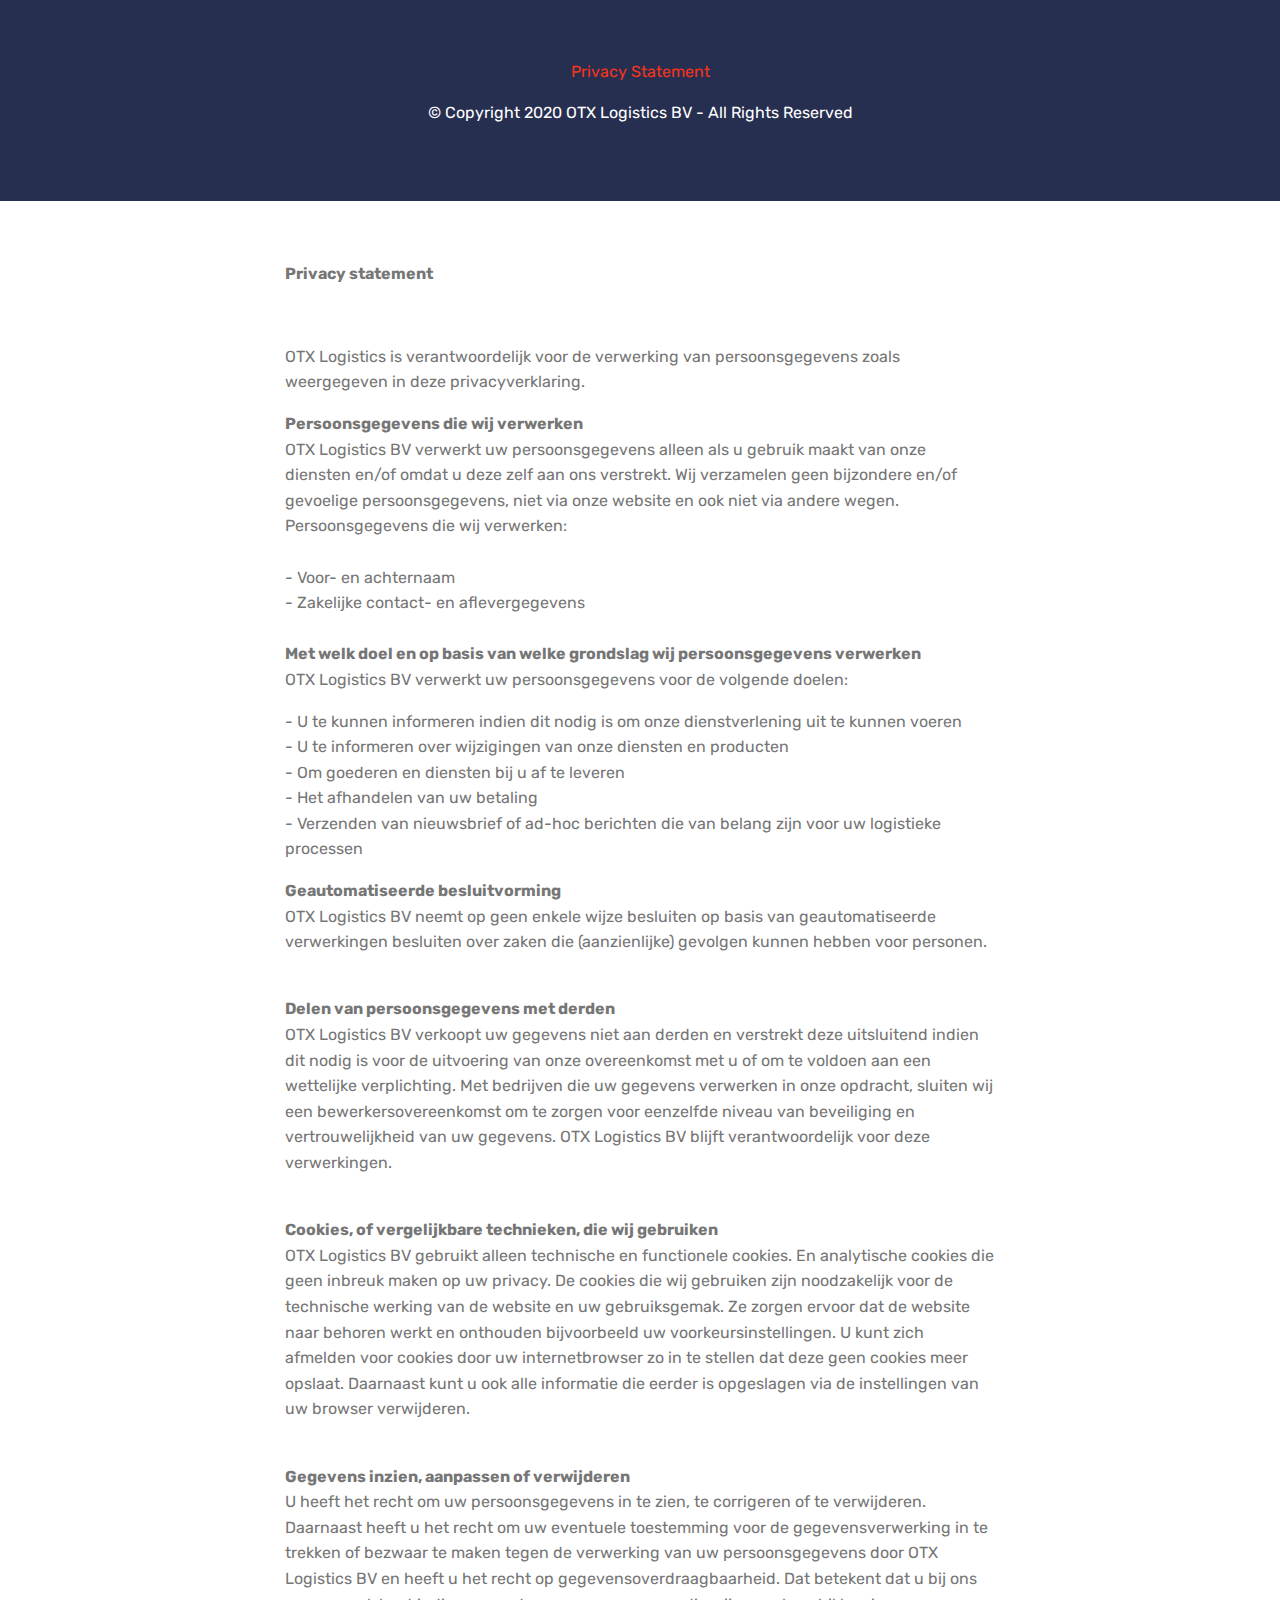
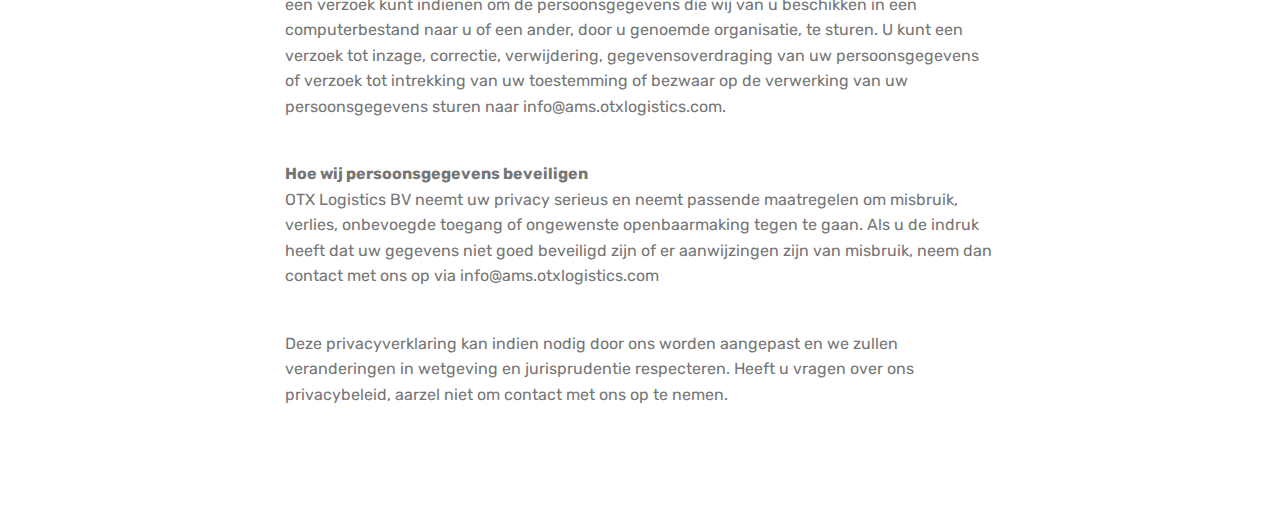
<file: page1.html>
<!DOCTYPE html>
<html  >
<head>
  <!-- Site made with Mobirise Website Builder v4.10.7, https://mobirise.com -->
  <meta charset="UTF-8">
  <meta http-equiv="X-UA-Compatible" content="IE=edge">
  <meta name="generator" content="Mobirise v4.10.7, mobirise.com">
  <meta name="viewport" content="width=device-width, initial-scale=1, minimum-scale=1">
  <link rel="shortcut icon" href="assets/images/xxx-128x135-1.png" type="image/x-icon">
  <meta name="description" content="Site Maker Description">
  
  <title>Privacy statement</title>
  <link rel="stylesheet" href="assets/tether/tether.min.css">
  <link rel="stylesheet" href="assets/bootstrap/css/bootstrap.min.css">
  <link rel="stylesheet" href="assets/bootstrap/css/bootstrap-grid.min.css">
  <link rel="stylesheet" href="assets/bootstrap/css/bootstrap-reboot.min.css">
  <link rel="stylesheet" href="assets/socicon/css/styles.css">
  <link rel="stylesheet" href="assets/theme/css/style.css">
  <link rel="stylesheet" href="assets/mobirise/css/mbr-additional.css" type="text/css">
  
  
  
</head>
<body>
  <section once="footers" class="cid-scOtpBQhit" id="footer7-1h">

    

    

    <div class="container">
        <div class="media-container-row align-center mbr-white">
            <div class="row row-links">
                <ul class="foot-menu">
                    
                    
                    
                    
                    
                <li class="foot-menu-item mbr-fonts-style display-7"><a href="page1.html">Privacy Statement</a></li></ul>
            </div>
            
            <div class="row row-copirayt">
                <p class="mbr-text mb-0 mbr-fonts-style mbr-white align-center display-7">
                    © Copyright 2020 OTX Logistics BV - All Rights Reserved
                </p>
            </div>
        </div>
    </div>
</section>

<section class="engine"><a href="https://mobirise.info/n">simple website templates</a></section><section class="mbr-section article content1 cid-scOuA3O5WP" id="content1-1i">
    
     

    <div class="container">
        <div class="media-container-row">
            <div class="mbr-text col-12 mbr-fonts-style display-7 col-md-8"><p><strong>Privacy statement
</strong></p><p>&nbsp;
</p><p>
<span style="font-size: 1rem;">OTX Logistics is verantwoordelijk voor de verwerking van persoonsgegevens zoals weergegeven in deze privacyverklaring.&nbsp;</span></p><p><strong>
<span style="font-size: 1rem;">Persoonsgegevens die wij verwerken&nbsp;<br></span></strong><span style="font-size: 1rem;">OTX Logistics BV verwerkt uw persoonsgegevens alleen als u gebruik maakt van onze diensten en/of omdat u deze zelf aan ons verstrekt. Wij verzamelen geen bijzondere en/of gevoelige persoonsgegevens, niet via onze website en ook niet via andere wegen. Persoonsgegevens die wij verwerken:&nbsp;<br></span><span style="font-size: 1rem;"><br>- Voor- en achternaam&nbsp;<br></span><span style="font-size: 1rem;">- Zakelijke contact- en aflevergegevens&nbsp;<br></span><span style="font-size: 1rem;"><br><strong>Met welk doel en op basis van welke grondslag wij persoonsgegevens verwerken<br></strong></span><span style="font-size: 1rem;">OTX Logistics BV verwerkt uw persoonsgegevens voor de volgende doelen:</span></p><p>
</p><p>- U te kunnen informeren indien dit nodig is om onze dienstverlening uit te kunnen voeren<br><span style="font-size: 1rem;">- U te informeren over wijzigingen van onze diensten en producten<br></span><span style="font-size: 1rem;">- Om goederen en diensten bij u af te leveren<br></span><span style="font-size: 1rem;">- Het afhandelen van uw betaling<br></span><span style="font-size: 1rem;">- Verzenden van nieuwsbrief of ad-hoc berichten die van belang zijn voor uw logistieke processen</span></p><p>
</p><p><span style="font-size: 1rem;"><strong>Geautomatiseerde besluitvorming<br></strong></span><span style="font-size: 1rem;">OTX Logistics BV neemt op geen enkele wijze besluiten op basis van geautomatiseerde verwerkingen besluiten over zaken die (aanzienlijke) gevolgen kunnen hebben voor personen.</span></p><p>
</p><p><span style="font-size: 1rem;"><br><strong>Delen van persoonsgegevens met derden<br></strong></span><span style="font-size: 1rem;">OTX Logistics BV verkoopt uw gegevens niet aan derden en verstrekt deze uitsluitend indien dit nodig is voor de uitvoering van onze overeenkomst met u of om te voldoen aan een wettelijke verplichting. Met bedrijven die uw gegevens verwerken in onze opdracht, sluiten wij een bewerkersovereenkomst om te zorgen voor eenzelfde niveau van beveiliging en vertrouwelijkheid van uw gegevens. OTX Logistics BV blijft verantwoordelijk voor deze verwerkingen.</span></p><p>
</p><p><span style="font-size: 1rem;"><br><strong>Cookies, of vergelijkbare technieken, die wij gebruiken<br></strong></span><span style="font-size: 1rem;">OTX Logistics BV gebruikt alleen technische en functionele cookies. En analytische cookies die geen inbreuk maken op uw privacy. De cookies die wij gebruiken zijn noodzakelijk voor de technische werking van de website en uw gebruiksgemak. Ze zorgen ervoor dat de website naar behoren werkt en onthouden bijvoorbeeld uw voorkeursinstellingen. U kunt zich afmelden voor cookies door uw internetbrowser zo in te stellen dat deze geen cookies meer opslaat. Daarnaast kunt u ook alle informatie die eerder is opgeslagen via de instellingen van uw browser verwijderen.</span></p><p>
</p><p>&nbsp;<br><span style="font-size: 1rem;"><strong>Gegevens inzien, aanpassen of verwijderen</strong><br></span><span style="font-size: 1rem;">U heeft het recht om uw persoonsgegevens in te zien, te corrigeren of te verwijderen. Daarnaast heeft u het recht om uw eventuele toestemming voor de gegevensverwerking in te trekken of bezwaar te maken tegen de verwerking van uw persoonsgegevens door OTX Logistics BV en heeft u het recht op gegevensoverdraagbaarheid. Dat betekent dat u bij ons een verzoek kunt indienen om de persoonsgegevens die wij van u beschikken in een computerbestand naar u of een ander, door u genoemde organisatie, te sturen. U kunt een verzoek tot inzage, correctie, verwijdering, gegevensoverdraging van uw persoonsgegevens of verzoek tot intrekking van uw toestemming of bezwaar op de verwerking van uw persoonsgegevens sturen naar info@ams.otxlogistics.com.</span></p><p>
</p><p><span style="font-size: 1rem;"><br><strong>Hoe wij persoonsgegevens beveiligen</strong><br></span><span style="font-size: 1rem;">OTX Logistics BV neemt uw privacy serieus en neemt passende maatregelen om misbruik, verlies, onbevoegde toegang of ongewenste openbaarmaking tegen te gaan. Als u de indruk heeft dat uw gegevens niet goed beveiligd zijn of er aanwijzingen zijn van misbruik, neem dan contact met ons op via info@ams.otxlogistics.com</span></p><p>
</p><p><span style="font-size: 1rem;"><br>Deze privacyverklaring kan indien nodig door ons worden aangepast en we zullen veranderingen in wetgeving en jurisprudentie respecteren. Heeft u vragen over ons privacybeleid, aarzel niet om contact met ons op te nemen.</span><br></p><p>
</p><p>&nbsp;</p></div>
        </div>
    </div>
</section>


  <script src="assets/web/assets/jquery/jquery.min.js"></script>
  <script src="assets/popper/popper.min.js"></script>
  <script src="assets/tether/tether.min.js"></script>
  <script src="assets/bootstrap/js/bootstrap.min.js"></script>
  <script src="assets/smoothscroll/smooth-scroll.js"></script>
  <script src="assets/theme/js/script.js"></script>
  
  
</body>
</html>
</file>
<file: assets/web/assets/mobirise-icons/mobirise-icons.css>
@font-face {
  font-family: 'MobiriseIcons';
  src:  url('mobirise-icons.eot?spat4u');
  src:  url('mobirise-icons.eot?spat4u#iefix') format('embedded-opentype'),
    url('mobirise-icons.ttf?spat4u') format('truetype'),
    url('mobirise-icons.woff?spat4u') format('woff'),
    url('mobirise-icons.svg?spat4u#MobiriseIcons') format('svg');
  font-weight: normal;
  font-style: normal;
}

[class^="mbri-"], [class*=" mbri-"] {
  /* use !important to prevent issues with browser extensions that change fonts */
  font-family: MobiriseIcons !important;
  speak: none;
  font-style: normal;
  font-weight: normal;
  font-variant: normal;
  text-transform: none;
  line-height: 1;

  /* Better Font Rendering =========== */
  -webkit-font-smoothing: antialiased;
  -moz-osx-font-smoothing: grayscale;
}

.mbri-add-submenu:before {
  content: "\e900";
}
.mbri-alert:before {
  content: "\e901";
}
.mbri-align-center:before {
  content: "\e902";
}
.mbri-align-justify:before {
  content: "\e903";
}
.mbri-align-left:before {
  content: "\e904";
}
.mbri-align-right:before {
  content: "\e905";
}
.mbri-android:before {
  content: "\e906";
}
.mbri-apple:before {
  content: "\e907";
}
.mbri-arrow-down:before {
  content: "\e908";
}
.mbri-arrow-next:before {
  content: "\e909";
}
.mbri-arrow-prev:before {
  content: "\e90a";
}
.mbri-arrow-up:before {
  content: "\e90b";
}
.mbri-bold:before {
  content: "\e90c";
}
.mbri-bookmark:before {
  content: "\e90d";
}
.mbri-bootstrap:before {
  content: "\e90e";
}
.mbri-briefcase:before {
  content: "\e90f";
}
.mbri-browse:before {
  content: "\e910";
}
.mbri-bulleted-list:before {
  content: "\e911";
}
.mbri-calendar:before {
  content: "\e912";
}
.mbri-camera:before {
  content: "\e913";
}
.mbri-cart-add:before {
  content: "\e914";
}
.mbri-cart-full:before {
  content: "\e915";
}
.mbri-cash:before {
  content: "\e916";
}
.mbri-change-style:before {
  content: "\e917";
}
.mbri-chat:before {
  content: "\e918";
}
.mbri-clock:before {
  content: "\e919";
}
.mbri-close:before {
  content: "\e91a";
}
.mbri-cloud:before {
  content: "\e91b";
}
.mbri-code:before {
  content: "\e91c";
}
.mbri-contact-form:before {
  content: "\e91d";
}
.mbri-credit-card:before {
  content: "\e91e";
}
.mbri-cursor-click:before {
  content: "\e91f";
}
.mbri-cust-feedback:before {
  content: "\e920";
}
.mbri-database:before {
  content: "\e921";
}
.mbri-delivery:before {
  content: "\e922";
}
.mbri-desktop:before {
  content: "\e923";
}
.mbri-devices:before {
  content: "\e924";
}
.mbri-down:before {
  content: "\e925";
}
.mbri-download:before {
  content: "\e989";
}
.mbri-drag-n-drop:before {
  content: "\e927";
}
.mbri-drag-n-drop2:before {
  content: "\e928";
}
.mbri-edit:before {
  content: "\e929";
}
.mbri-edit2:before {
  content: "\e92a";
}
.mbri-error:before {
  content: "\e92b";
}
.mbri-extension:before {
  content: "\e92c";
}
.mbri-features:before {
  content: "\e92d";
}
.mbri-file:before {
  content: "\e92e";
}
.mbri-flag:before {
  content: "\e92f";
}
.mbri-folder:before {
  content: "\e930";
}
.mbri-gift:before {
  content: "\e931";
}
.mbri-github:before {
  content: "\e932";
}
.mbri-globe:before {
  content: "\e933";
}
.mbri-globe-2:before {
  content: "\e934";
}
.mbri-growing-chart:before {
  content: "\e935";
}
.mbri-hearth:before {
  content: "\e936";
}
.mbri-help:before {
  content: "\e937";
}
.mbri-home:before {
  content: "\e938";
}
.mbri-hot-cup:before {
  content: "\e939";
}
.mbri-idea:before {
  content: "\e93a";
}
.mbri-image-gallery:before {
  content: "\e93b";
}
.mbri-image-slider:before {
  content: "\e93c";
}
.mbri-info:before {
  content: "\e93d";
}
.mbri-italic:before {
  content: "\e93e";
}
.mbri-key:before {
  content: "\e93f";
}
.mbri-laptop:before {
  content: "\e940";
}
.mbri-layers:before {
  content: "\e941";
}
.mbri-left-right:before {
  content: "\e942";
}
.mbri-left:before {
  content: "\e943";
}
.mbri-letter:before {
  content: "\e944";
}
.mbri-like:before {
  content: "\e945";
}
.mbri-link:before {
  content: "\e946";
}
.mbri-lock:before {
  content: "\e947";
}
.mbri-login:before {
  content: "\e948";
}
.mbri-logout:before {
  content: "\e949";
}
.mbri-magic-stick:before {
  content: "\e94a";
}
.mbri-map-pin:before {
  content: "\e94b";
}
.mbri-menu:before {
  content: "\e94c";
}
.mbri-mobile:before {
  content: "\e94d";
}
.mbri-mobile2:before {
  content: "\e94e";
}
.mbri-mobirise:before {
  content: "\e94f";
}
.mbri-more-horizontal:before {
  content: "\e950";
}
.mbri-more-vertical:before {
  content: "\e951";
}
.mbri-music:before {
  content: "\e952";
}
.mbri-new-file:before {
  content: "\e953";
}
.mbri-numbered-list:before {
  content: "\e954";
}
.mbri-opened-folder:before {
  content: "\e955";
}
.mbri-pages:before {
  content: "\e956";
}
.mbri-paper-plane:before {
  content: "\e957";
}
.mbri-paperclip:before {
  content: "\e958";
}
.mbri-photo:before {
  content: "\e959";
}
.mbri-photos:before {
  content: "\e95a";
}
.mbri-pin:before {
  content: "\e95b";
}
.mbri-play:before {
  content: "\e95c";
}
.mbri-plus:before {
  content: "\e95d";
}
.mbri-preview:before {
  content: "\e95e";
}
.mbri-print:before {
  content: "\e95f";
}
.mbri-protect:before {
  content: "\e960";
}
.mbri-question:before {
  content: "\e961";
}
.mbri-quote-left:before {
  content: "\e962";
}
.mbri-quote-right:before {
  content: "\e963";
}
.mbri-refresh:before {
  content: "\e964";
}
.mbri-responsive:before {
  content: "\e965";
}
.mbri-right:before {
  content: "\e966";
}
.mbri-rocket:before {
  content: "\e967";
}
.mbri-sad-face:before {
  content: "\e968";
}
.mbri-sale:before {
  content: "\e969";
}
.mbri-save:before {
  content: "\e96a";
}
.mbri-search:before {
  content: "\e96b";
}
.mbri-setting:before {
  content: "\e96c";
}
.mbri-setting2:before {
  content: "\e96d";
}
.mbri-setting3:before {
  content: "\e96e";
}
.mbri-share:before {
  content: "\e96f";
}
.mbri-shopping-bag:before {
  content: "\e970";
}
.mbri-shopping-basket:before {
  content: "\e971";
}
.mbri-shopping-cart:before {
  content: "\e972";
}
.mbri-sites:before {
  content: "\e973";
}
.mbri-smile-face:before {
  content: "\e974";
}
.mbri-speed:before {
  content: "\e975";
}
.mbri-star:before {
  content: "\e976";
}
.mbri-success:before {
  content: "\e977";
}
.mbri-sun:before {
  content: "\e978";
}
.mbri-sun2:before {
  content: "\e979";
}
.mbri-tablet:before {
  content: "\e97a";
}
.mbri-tablet-vertical:before {
  content: "\e97b";
}
.mbri-target:before {
  content: "\e97c";
}
.mbri-timer:before {
  content: "\e97d";
}
.mbri-to-ftp:before {
  content: "\e97e";
}
.mbri-to-local-drive:before {
  content: "\e97f";
}
.mbri-touch-swipe:before {
  content: "\e980";
}
.mbri-touch:before {
  content: "\e981";
}
.mbri-trash:before {
  content: "\e982";
}
.mbri-underline:before {
  content: "\e983";
}
.mbri-unlink:before {
  content: "\e984";
}
.mbri-unlock:before {
  content: "\e985";
}
.mbri-up-down:before {
  content: "\e986";
}
.mbri-up:before {
  content: "\e987";
}
.mbri-update:before {
  content: "\e988";
}
.mbri-upload:before {
 content: "\e926"; 
}
.mbri-user:before {
  content: "\e98a";
}
.mbri-user2:before {
  content: "\e98b";
}
.mbri-users:before {
  content: "\e98c";
}
.mbri-video:before {
  content: "\e98d";
}
.mbri-video-play:before {
  content: "\e98e";
}
.mbri-watch:before {
  content: "\e98f";
}
.mbri-website-theme:before {
  content: "\e990";
}
.mbri-wifi:before {
  content: "\e991";
}
.mbri-windows:before {
  content: "\e992";
}
.mbri-zoom-out:before {
  content: "\e993";
}
.mbri-redo:before {
  content: "\e994";
}
.mbri-undo:before {
  content: "\e995";
}
</file>
<file: assets/dropdown/css/style.css>
.navbar-dropdown {
  left: 0;
  padding: 0;
  position: absolute;
  right: 0;
  top: 0;
  transition: all 0.45s ease;
  z-index: 1030;
  background: #282828; }
  .navbar-dropdown .navbar-logo {
    margin-right: 0.8rem;
    transition: margin 0.3s ease-in-out;
    vertical-align: middle; }
    .navbar-dropdown .navbar-logo img {
      height: 3.125rem;
      transition: all 0.3s ease-in-out; }
    .navbar-dropdown .navbar-logo.mbr-iconfont {
      font-size: 3.125rem;
      line-height: 3.125rem; }
  .navbar-dropdown .navbar-caption {
    font-weight: 700;
    white-space: normal;
    vertical-align: -4px;
    line-height: 3.125rem !important; }
    .navbar-dropdown .navbar-caption, .navbar-dropdown .navbar-caption:hover {
      color: inherit;
      text-decoration: none; }
  .navbar-dropdown .mbr-iconfont + .navbar-caption {
    vertical-align: -1px; }
  .navbar-dropdown.navbar-fixed-top {
    position: fixed; }
  .navbar-dropdown .navbar-brand span {
    vertical-align: -4px; }
  .navbar-dropdown.bg-color.transparent {
    background: none; }
  .navbar-dropdown.navbar-short .navbar-brand {
    padding: 0.625rem 0; }
    .navbar-dropdown.navbar-short .navbar-brand span {
      vertical-align: -1px; }
  .navbar-dropdown.navbar-short .navbar-caption {
    line-height: 2.375rem !important;
    vertical-align: -2px; }
  .navbar-dropdown.navbar-short .navbar-logo {
    margin-right: 0.5rem; }
    .navbar-dropdown.navbar-short .navbar-logo img {
      height: 2.375rem; }
    .navbar-dropdown.navbar-short .navbar-logo.mbr-iconfont {
      font-size: 2.375rem;
      line-height: 2.375rem; }
  .navbar-dropdown.navbar-short .mbr-table-cell {
    height: 3.625rem; }
  .navbar-dropdown .navbar-close {
    left: 0.6875rem;
    position: fixed;
    top: 0.75rem;
    z-index: 1000; }
  .navbar-dropdown .hamburger-icon {
    content: "";
    display: inline-block;
    vertical-align: middle;
    width: 16px;
    -webkit-box-shadow: 0 -6px 0 1px #282828,0 0 0 1px #282828,0 6px 0 1px #282828;
    -moz-box-shadow: 0 -6px 0 1px #282828,0 0 0 1px #282828,0 6px 0 1px #282828;
    box-shadow: 0 -6px 0 1px #282828,0 0 0 1px #282828,0 6px 0 1px #282828; }

.dropdown-menu .dropdown-toggle[data-toggle="dropdown-submenu"]::after {
  border-bottom: 0.35em solid transparent;
  border-left: 0.35em solid;
  border-right: 0;
  border-top: 0.35em solid transparent;
  margin-left: 0.3rem; }

.dropdown-menu .dropdown-item:focus {
  outline: 0; }

.nav-dropdown {
  font-size: 0.75rem;
  font-weight: 500;
  height: auto !important; }
  .nav-dropdown .nav-btn {
    padding-left: 1rem; }
  .nav-dropdown .link {
    margin: .667em 1.667em;
    font-weight: 500;
    padding: 0;
    transition: color .2s ease-in-out; }
    .nav-dropdown .link.dropdown-toggle {
      margin-right: 2.583em; }
      .nav-dropdown .link.dropdown-toggle::after {
        margin-left: .25rem;
        border-top: 0.35em solid;
        border-right: 0.35em solid transparent;
        border-left: 0.35em solid transparent;
        border-bottom: 0; }
      .nav-dropdown .link.dropdown-toggle[aria-expanded="true"] {
        margin: 0;
        padding: 0.667em 3.263em  0.667em 1.667em; }
  .nav-dropdown .link::after,
  .nav-dropdown .dropdown-item::after {
    color: inherit; }
  .nav-dropdown .btn {
    font-size: 0.75rem;
    font-weight: 700;
    letter-spacing: 0;
    margin-bottom: 0;
    padding-left: 1.25rem;
    padding-right: 1.25rem; }
  .nav-dropdown .dropdown-menu {
    border-radius: 0;
    border: 0;
    left: 0;
    margin: 0;
    padding-bottom: 1.25rem;
    padding-top: 1.25rem;
    position: relative; }
  .nav-dropdown .dropdown-submenu {
    margin-left: 0.125rem;
    top: 0; }
  .nav-dropdown .dropdown-item {
    font-weight: 500;
    line-height: 2;
    padding: 0.3846em 4.615em 0.3846em 1.5385em;
    position: relative;
    transition: color .2s ease-in-out, background-color .2s ease-in-out; }
    .nav-dropdown .dropdown-item::after {
      margin-top: -0.3077em;
      position: absolute;
      right: 1.1538em;
      top: 50%; }
    .nav-dropdown .dropdown-item:focus, .nav-dropdown .dropdown-item:hover {
      background: none; }

@media (max-width: 767px) {
  .nav-dropdown.navbar-toggleable-sm {
    bottom: 0;
    display: none;
    left: 0;
    overflow-x: hidden;
    position: fixed;
    top: 0;
    transform: translateX(-100%);
    -ms-transform: translateX(-100%);
    -webkit-transform: translateX(-100%);
    width: 18.75rem;
    z-index: 999; } }
.nav-dropdown.navbar-toggleable-xl {
  bottom: 0;
  display: none;
  left: 0;
  overflow-x: hidden;
  position: fixed;
  top: 0;
  transform: translateX(-100%);
  -ms-transform: translateX(-100%);
  -webkit-transform: translateX(-100%);
  width: 18.75rem;
  z-index: 999; }

.nav-dropdown-sm {
  display: block !important;
  overflow-x: hidden;
  overflow: auto;
  padding-top: 3.875rem; }
  .nav-dropdown-sm::after {
    content: "";
    display: block;
    height: 3rem;
    width: 100%; }
  .nav-dropdown-sm.collapse.in ~ .navbar-close {
    display: block !important; }
  .nav-dropdown-sm.collapsing, .nav-dropdown-sm.collapse.in {
    transform: translateX(0);
    -ms-transform: translateX(0);
    -webkit-transform: translateX(0);
    transition: all 0.25s ease-out;
    -webkit-transition: all 0.25s ease-out;
    background: #282828; }
  .nav-dropdown-sm.collapsing[aria-expanded="false"] {
    transform: translateX(-100%);
    -ms-transform: translateX(-100%);
    -webkit-transform: translateX(-100%); }
  .nav-dropdown-sm .nav-item {
    display: block;
    margin-left: 0 !important;
    padding-left: 0; }
  .nav-dropdown-sm .link,
  .nav-dropdown-sm .dropdown-item {
    border-top: 1px dotted rgba(255, 255, 255, 0.1);
    font-size: 0.8125rem;
    line-height: 1.6;
    margin: 0 !important;
    padding: 0.875rem 2.4rem 0.875rem 1.5625rem !important;
    position: relative;
    white-space: normal; }
    .nav-dropdown-sm .link:focus, .nav-dropdown-sm .link:hover,
    .nav-dropdown-sm .dropdown-item:focus,
    .nav-dropdown-sm .dropdown-item:hover {
      background: rgba(0, 0, 0, 0.2) !important;
      color: #c0a375; }
  .nav-dropdown-sm .nav-btn {
    position: relative;
    padding: 1.5625rem 1.5625rem 0 1.5625rem; }
    .nav-dropdown-sm .nav-btn::before {
      border-top: 1px dotted rgba(255, 255, 255, 0.1);
      content: "";
      left: 0;
      position: absolute;
      top: 0;
      width: 100%; }
    .nav-dropdown-sm .nav-btn + .nav-btn {
      padding-top: 0.625rem; }
      .nav-dropdown-sm .nav-btn + .nav-btn::before {
        display: none; }
  .nav-dropdown-sm .btn {
    padding: 0.625rem 0; }
  .nav-dropdown-sm .dropdown-toggle[data-toggle="dropdown-submenu"]::after {
    margin-left: .25rem;
    border-top: 0.35em solid;
    border-right: 0.35em solid transparent;
    border-left: 0.35em solid transparent;
    border-bottom: 0; }
  .nav-dropdown-sm .dropdown-toggle[data-toggle="dropdown-submenu"][aria-expanded="true"]::after {
    border-top: 0;
    border-right: 0.35em solid transparent;
    border-left: 0.35em solid transparent;
    border-bottom: 0.35em solid; }
  .nav-dropdown-sm .dropdown-menu {
    margin: 0;
    padding: 0;
    position: relative;
    top: 0;
    left: 0;
    width: 100%;
    border: 0;
    float: none;
    border-radius: 0;
    background: none; }
  .nav-dropdown-sm .dropdown-submenu {
    left: 100%;
    margin-left: 0.125rem;
    margin-top: -1.25rem;
    top: 0; }

.navbar-toggleable-sm .nav-dropdown .dropdown-menu {
  position: absolute; }

.navbar-toggleable-sm .nav-dropdown .dropdown-submenu {
  left: 100%;
  margin-left: 0.125rem;
  margin-top: -1.25rem;
  top: 0; }

.navbar-toggleable-sm.opened .nav-dropdown .dropdown-menu {
  position: relative; }

.navbar-toggleable-sm.opened .nav-dropdown .dropdown-submenu {
  left: 0;
  margin-left: 00rem;
  margin-top: 0rem;
  top: 0; }

.is-builder .nav-dropdown.collapsing {
  transition: none !important; }

/*# sourceMappingURL=style.css.map */
</file>
<file: assets/socicon/css/styles.css>
@charset "UTF-8";

@font-face {
  font-family: "socicon";
  src:url("../fonts/socicon.eot");
  src:url("../fonts/socicon.eot?#iefix") format("embedded-opentype"),
    url("../fonts/socicon.woff") format("woff"),
    url("../fonts/socicon.ttf") format("truetype"),
    url("../fonts/socicon.svg#socicon") format("svg");
  font-weight: normal;
  font-style: normal;

}

[data-icon]:before {
  font-family: "socicon" !important;
  content: attr(data-icon);
  font-style: normal !important;
  font-weight: normal !important;
  font-variant: normal !important;
  text-transform: none !important;
  speak: none;
  line-height: 1;
  -webkit-font-smoothing: antialiased;
  -moz-osx-font-smoothing: grayscale;
}

[class^="socicon-"]:before,
[class*=" socicon-"]:before {
  font-family: "socicon" !important;
  font-style: normal !important;
  font-weight: normal !important;
  font-variant: normal !important;
  text-transform: none !important;
  speak: none;
  line-height: 1;
  -webkit-font-smoothing: antialiased;
  -moz-osx-font-smoothing: grayscale;
}

.socicon-modelmayhem:before {
  content: "\e000";
}
.socicon-mixcloud:before {
  content: "\e001";
}
.socicon-drupal:before {
  content: "\e002";
}
.socicon-swarm:before {
  content: "\e003";
}
.socicon-istock:before {
  content: "\e004";
}
.socicon-yammer:before {
  content: "\e005";
}
.socicon-ello:before {
  content: "\e006";
}
.socicon-stackoverflow:before {
  content: "\e007";
}
.socicon-persona:before {
  content: "\e008";
}
.socicon-triplej:before {
  content: "\e009";
}
.socicon-houzz:before {
  content: "\e00a";
}
.socicon-rss:before {
  content: "\e00b";
}
.socicon-paypal:before {
  content: "\e00c";
}
.socicon-odnoklassniki:before {
  content: "\e00d";
}
.socicon-airbnb:before {
  content: "\e00e";
}
.socicon-periscope:before {
  content: "\e00f";
}
.socicon-outlook:before {
  content: "\e010";
}
.socicon-coderwall:before {
  content: "\e011";
}
.socicon-tripadvisor:before {
  content: "\e012";
}
.socicon-appnet:before {
  content: "\e013";
}
.socicon-goodreads:before {
  content: "\e014";
}
.socicon-tripit:before {
  content: "\e015";
}
.socicon-lanyrd:before {
  content: "\e016";
}
.socicon-slideshare:before {
  content: "\e017";
}
.socicon-buffer:before {
  content: "\e018";
}
.socicon-disqus:before {
  content: "\e019";
}
.socicon-vkontakte:before {
  content: "\e01a";
}
.socicon-whatsapp:before {
  content: "\e01b";
}
.socicon-patreon:before {
  content: "\e01c";
}
.socicon-storehouse:before {
  content: "\e01d";
}
.socicon-pocket:before {
  content: "\e01e";
}
.socicon-mail:before {
  content: "\e01f";
}
.socicon-blogger:before {
  content: "\e020";
}
.socicon-technorati:before {
  content: "\e021";
}
.socicon-reddit:before {
  content: "\e022";
}
.socicon-dribbble:before {
  content: "\e023";
}
.socicon-stumbleupon:before {
  content: "\e024";
}
.socicon-digg:before {
  content: "\e025";
}
.socicon-envato:before {
  content: "\e026";
}
.socicon-behance:before {
  content: "\e027";
}
.socicon-delicious:before {
  content: "\e028";
}
.socicon-deviantart:before {
  content: "\e029";
}
.socicon-forrst:before {
  content: "\e02a";
}
.socicon-play:before {
  content: "\e02b";
}
.socicon-zerply:before {
  content: "\e02c";
}
.socicon-wikipedia:before {
  content: "\e02d";
}
.socicon-apple:before {
  content: "\e02e";
}
.socicon-flattr:before {
  content: "\e02f";
}
.socicon-github:before {
  content: "\e030";
}
.socicon-renren:before {
  content: "\e031";
}
.socicon-friendfeed:before {
  content: "\e032";
}
.socicon-newsvine:before {
  content: "\e033";
}
.socicon-identica:before {
  content: "\e034";
}
.socicon-bebo:before {
  content: "\e035";
}
.socicon-zynga:before {
  content: "\e036";
}
.socicon-steam:before {
  content: "\e037";
}
.socicon-xbox:before {
  content: "\e038";
}
.socicon-windows:before {
  content: "\e039";
}
.socicon-qq:before {
  content: "\e03a";
}
.socicon-douban:before {
  content: "\e03b";
}
.socicon-meetup:before {
  content: "\e03c";
}
.socicon-playstation:before {
  content: "\e03d";
}
.socicon-android:before {
  content: "\e03e";
}
.socicon-snapchat:before {
  content: "\e03f";
}
.socicon-twitter:before {
  content: "\e040";
}
.socicon-facebook:before {
  content: "\e041";
}
.socicon-googleplus:before {
  content: "\e042";
}
.socicon-pinterest:before {
  content: "\e043";
}
.socicon-foursquare:before {
  content: "\e044";
}
.socicon-yahoo:before {
  content: "\e045";
}
.socicon-skype:before {
  content: "\e046";
}
.socicon-yelp:before {
  content: "\e047";
}
.socicon-feedburner:before {
  content: "\e048";
}
.socicon-linkedin:before {
  content: "\e049";
}
.socicon-viadeo:before {
  content: "\e04a";
}
.socicon-xing:before {
  content: "\e04b";
}
.socicon-myspace:before {
  content: "\e04c";
}
.socicon-soundcloud:before {
  content: "\e04d";
}
.socicon-spotify:before {
  content: "\e04e";
}
.socicon-grooveshark:before {
  content: "\e04f";
}
.socicon-lastfm:before {
  content: "\e050";
}
.socicon-youtube:before {
  content: "\e051";
}
.socicon-vimeo:before {
  content: "\e052";
}
.socicon-dailymotion:before {
  content: "\e053";
}
.socicon-vine:before {
  content: "\e054";
}
.socicon-flickr:before {
  content: "\e055";
}
.socicon-500px:before {
  content: "\e056";
}
.socicon-wordpress:before {
  content: "\e058";
}
.socicon-tumblr:before {
  content: "\e059";
}
.socicon-twitch:before {
  content: "\e05a";
}
.socicon-8tracks:before {
  content: "\e05b";
}
.socicon-amazon:before {
  content: "\e05c";
}
.socicon-icq:before {
  content: "\e05d";
}
.socicon-smugmug:before {
  content: "\e05e";
}
.socicon-ravelry:before {
  content: "\e05f";
}
.socicon-weibo:before {
  content: "\e060";
}
.socicon-baidu:before {
  content: "\e061";
}
.socicon-angellist:before {
  content: "\e062";
}
.socicon-ebay:before {
  content: "\e063";
}
.socicon-imdb:before {
  content: "\e064";
}
.socicon-stayfriends:before {
  content: "\e065";
}
.socicon-residentadvisor:before {
  content: "\e066";
}
.socicon-google:before {
  content: "\e067";
}
.socicon-yandex:before {
  content: "\e068";
}
.socicon-sharethis:before {
  content: "\e069";
}
.socicon-bandcamp:before {
  content: "\e06a";
}
.socicon-itunes:before {
  content: "\e06b";
}
.socicon-deezer:before {
  content: "\e06c";
}
.socicon-telegram:before {
  content: "\e06e";
}
.socicon-openid:before {
  content: "\e06f";
}
.socicon-amplement:before {
  content: "\e070";
}
.socicon-viber:before {
  content: "\e071";
}
.socicon-zomato:before {
  content: "\e072";
}
.socicon-draugiem:before {
  content: "\e074";
}
.socicon-endomodo:before {
  content: "\e075";
}
.socicon-filmweb:before {
  content: "\e076";
}
.socicon-stackexchange:before {
  content: "\e077";
}
.socicon-wykop:before {
  content: "\e078";
}
.socicon-teamspeak:before {
  content: "\e079";
}
.socicon-teamviewer:before {
  content: "\e07a";
}
.socicon-ventrilo:before {
  content: "\e07b";
}
.socicon-younow:before {
  content: "\e07c";
}
.socicon-raidcall:before {
  content: "\e07d";
}
.socicon-mumble:before {
  content: "\e07e";
}
.socicon-medium:before {
  content: "\e06d";
}
.socicon-bebee:before {
  content: "\e07f";
}
.socicon-hitbox:before {
  content: "\e080";
}
.socicon-reverbnation:before {
  content: "\e081";
}
.socicon-formulr:before {
  content: "\e082";
}
.socicon-instagram:before {
  content: "\e057";
}
.socicon-battlenet:before {
  content: "\e083";
}
.socicon-chrome:before {
  content: "\e084";
}
.socicon-discord:before {
  content: "\e086";
}
.socicon-issuu:before {
  content: "\e087";
}
.socicon-macos:before {
  content: "\e088";
}
.socicon-firefox:before {
  content: "\e089";
}
.socicon-opera:before {
  content: "\e08d";
}
.socicon-keybase:before {
  content: "\e090";
}
.socicon-alliance:before {
  content: "\e091";
}
.socicon-livejournal:before {
  content: "\e092";
}
.socicon-googlephotos:before {
  content: "\e093";
}
.socicon-horde:before {
  content: "\e094";
}
.socicon-etsy:before {
  content: "\e095";
}
.socicon-zapier:before {
  content: "\e096";
}
.socicon-google-scholar:before {
  content: "\e097";
}
.socicon-researchgate:before {
  content: "\e098";
}
.socicon-wechat:before {
  content: "\e099";
}
.socicon-strava:before {
  content: "\e09a";
}
.socicon-line:before {
  content: "\e09b";
}
.socicon-lyft:before {
  content: "\e09c";
}
.socicon-uber:before {
  content: "\e09d";
}
.socicon-songkick:before {
  content: "\e09e";
}
.socicon-viewbug:before {
  content: "\e09f";
}
.socicon-googlegroups:before {
  content: "\e0a0";
}
.socicon-quora:before {
  content: "\e073";
}
.socicon-diablo:before {
  content: "\e085";
}
.socicon-blizzard:before {
  content: "\e0a1";
}
.socicon-hearthstone:before {
  content: "\e08b";
}
.socicon-heroes:before {
  content: "\e08a";
}
.socicon-overwatch:before {
  content: "\e08c";
}
.socicon-warcraft:before {
  content: "\e08e";
}
.socicon-starcraft:before {
  content: "\e08f";
}
.socicon-beam:before {
  content: "\e0a2";
}
.socicon-curse:before {
  content: "\e0a3";
}
.socicon-player:before {
  content: "\e0a4";
}
.socicon-streamjar:before {
  content: "\e0a5";
}
.socicon-nintendo:before {
  content: "\e0a6";
}
.socicon-hellocoton:before {
  content: "\e0a7";
}
</file>
<file: assets/theme/css/style.css>
/*!
 * Mobirise v4 theme (https://mobirise.com/)
 * Copyright 2017 Mobirise
 */
section {
  background-color: #eeeeee;
}

section,
.container,
.container-fluid {
  position: relative;
  word-wrap: break-word;
}

a.mbr-iconfont:hover {
  text-decoration: none;
}

.article .lead p, .article .lead ul, .article .lead ol, .article .lead pre, .article .lead blockquote {
  margin-bottom: 0;
}

a {
  font-style: normal;
  font-weight: 400;
  cursor: pointer;
}

a, a:hover {
  text-decoration: none;
}

figure {
  margin-bottom: 0;
}

body {
  color: #232323;
}

h1, h2, h3, h4, h5, h6,
.h1, .h2, .h3, .h4, .h5, .h6,
.display-1, .display-2, .display-3, .display-4 {
  line-height: 1;
  word-break: break-word;
  word-wrap: break-word;
}

b, strong {
  font-weight: bold;
}

blockquote {
  padding: 10px 0 10px 20px;
  position: relative;
  border-left: 2px solid;
  border-color: #ff3366;
}

input:-webkit-autofill, input:-webkit-autofill:hover, input:-webkit-autofill:focus, input:-webkit-autofill:active {
  transition-delay: 9999s;
  transition-property: background-color, color;
}

textarea[type="hidden"] {
  display: none;
}

body {
  position: relative;
}

section {
  background-position: 50% 50%;
  background-repeat: no-repeat;
  background-size: cover;
}

section .mbr-background-video,
section .mbr-background-video-preview {
  position: absolute;
  bottom: 0;
  left: 0;
  right: 0;
  top: 0;
}

.hidden {
  visibility: hidden;
}

.mbr-z-index20 {
  z-index: 20;
}

/*! Base colors */
.mbr-white {
  color: #ffffff;
}

.mbr-black {
  color: #000000;
}

.mbr-bg-white {
  background-color: #ffffff;
}

.mbr-bg-black {
  background-color: #000000;
}

/*! Text-aligns */
.align-left {
  text-align: left;
}

.align-center {
  text-align: center;
}

.align-right {
  text-align: right;
}

@media (max-width: 767px) {
  .align-left, .align-center, .align-right, .mbr-section-btn, .mbr-section-title {
    text-align: center;
  }
}

/*! Font-weight  */
.mbr-light {
  font-weight: 300;
}

.mbr-regular {
  font-weight: 400;
}

.mbr-semibold {
  font-weight: 500;
}

.mbr-bold {
  font-weight: 700;
}

/*! Media  */
.media-size-item {
  -webkit-flex: 1 1 auto;
  -moz-flex: 1 1 auto;
  -ms-flex: 1 1 auto;
  -o-flex: 1 1 auto;
  flex: 1 1 auto;
}

.media-content {
  -webkit-flex-basis: 100%;
  flex-basis: 100%;
}

.media-container-row {
  display: -ms-flexbox;
  display: -webkit-flex;
  display: flex;
  -webkit-flex-direction: row;
  -ms-flex-direction: row;
  flex-direction: row;
  -webkit-flex-wrap: wrap;
  -ms-flex-wrap: wrap;
  flex-wrap: wrap;
  -webkit-justify-content: center;
  -ms-flex-pack: center;
  justify-content: center;
  -webkit-align-content: center;
  -ms-flex-line-pack: center;
  align-content: center;
  -webkit-align-items: start;
  -ms-flex-align: start;
  align-items: start;
}

.media-container-row .media-size-item {
  width: 400px;
}

.media-container-column {
  display: -ms-flexbox;
  display: -webkit-flex;
  display: flex;
  -webkit-flex-direction: column;
  -ms-flex-direction: column;
  flex-direction: column;
  -webkit-flex-wrap: wrap;
  -ms-flex-wrap: wrap;
  flex-wrap: wrap;
  -webkit-justify-content: center;
  -ms-flex-pack: center;
  justify-content: center;
  -webkit-align-content: center;
  -ms-flex-line-pack: center;
  align-content: center;
  -webkit-align-items: stretch;
  -ms-flex-align: stretch;
  align-items: stretch;
}

.media-container-column > * {
  width: 100%;
}

@media (min-width: 992px) {
  .media-container-row {
    -webkit-flex-wrap: nowrap;
    -ms-flex-wrap: nowrap;
    flex-wrap: nowrap;
  }
}

figure {
  overflow: hidden;
}

figure[mbr-media-size] {
  transition: width 0.1s;
}

.mbr-figure img, .mbr-figure iframe {
  display: block;
  width: 100%;
}

.card {
  background-color: transparent;
  border: none;
}

.card-box {
  width: 100%;
}

.card-img {
  text-align: center;
  flex-shrink: 0;
  -webkit-flex-shrink: 0;
}

.media {
  max-width: 100%;
  margin: 0 auto;
}

.mbr-figure {
  -ms-flex-item-align: center;
  -ms-grid-row-align: center;
  -webkit-align-self: center;
  align-self: center;
}

.media-container > div {
  max-width: 100%;
}

.mbr-figure img, .card-img img {
  width: 100%;
}

@media (max-width: 991px) {
  .media-size-item {
    width: auto !important;
  }
  .media {
    width: auto;
  }
  .mbr-figure {
    width: 100% !important;
  }
}

/*! Buttons */
.mbr-section-btn {
  margin-left: -.25rem;
  margin-right: -.25rem;
  font-size: 0;
}

nav .mbr-section-btn {
  margin-left: 0rem;
  margin-right: 0rem;
}

/*! Btn icon margin */
.btn .mbr-iconfont, .btn.btn-sm .mbr-iconfont {
  cursor: pointer;
  margin-right: 0.5rem;
}

.btn.btn-md .mbr-iconfont, .btn.btn-md .mbr-iconfont {
  margin-right: 0.8rem;
}

.mbr-regular {
  font-weight: 400;
}

.mbr-semibold {
  font-weight: 500;
}

.mbr-bold {
  font-weight: 700;
}

[type="submit"] {
  -webkit-appearance: none;
}

/*! Full-screen */
.mbr-fullscreen .mbr-overlay {
  min-height: 100vh;
}

.mbr-fullscreen {
  display: flex;
  display: -webkit-flex;
  display: -moz-flex;
  display: -ms-flex;
  display: -o-flex;
  align-items: center;
  -webkit-align-items: center;
  min-height: 100vh;
  padding-top: 3rem;
  padding-bottom: 3rem;
}

/*! Map */
.map {
  height: 25rem;
  position: relative;
}

.map iframe {
  width: 100%;
  height: 100%;
}

/* Form */
.form-asterisk {
  font-family: initial;
  position: absolute;
  top: -2px;
  font-weight: normal;
}

/*! Scroll to top arrow */
.mbr-arrow-up {
  bottom: 25px;
  right: 90px;
  position: fixed;
  text-align: right;
  z-index: 5000;
  color: #ffffff;
  font-size: 32px;
  transform: rotate(180deg);
  -webkit-transform: rotate(180deg);
}

.mbr-arrow-up a {
  background: rgba(0, 0, 0, 0.2);
  border-radius: 3px;
  color: #fff;
  display: inline-block;
  height: 60px;
  width: 60px;
  outline-style: none !important;
  position: relative;
  text-decoration: none;
  transition: all .3s ease-in-out;
  cursor: pointer;
  text-align: center;
}

.mbr-arrow-up a:hover {
  background-color: rgba(0, 0, 0, 0.4);
}

.mbr-arrow-up a i {
  line-height: 60px;
}

.mbr-arrow-up-icon {
  display: block;
  color: #fff;
}

.mbr-arrow-up-icon::before {
  content: "\203a";
  display: inline-block;
  font-family: serif;
  font-size: 32px;
  line-height: 1;
  font-style: normal;
  position: relative;
  top: 6px;
  left: -4px;
  -webkit-transform: rotate(-90deg);
  transform: rotate(-90deg);
}

/*! Arrow Down */
.mbr-arrow {
  position: absolute;
  bottom: 45px;
  left: 50%;
  width: 60px;
  height: 60px;
  cursor: pointer;
  background-color: rgba(80, 80, 80, 0.5);
  border-radius: 50%;
  -webkit-transform: translateX(-50%);
  transform: translateX(-50%);
}

.mbr-arrow > a {
  display: inline-block;
  text-decoration: none;
  outline-style: none;
  -webkit-animation: arrowdown 1.7s ease-in-out infinite;
  animation: arrowdown 1.7s ease-in-out infinite;
}

.mbr-arrow > a > i {
  position: absolute;
  top: -2px;
  left: 15px;
  font-size: 2rem;
}

@keyframes arrowdown {
  0% {
    transform: translateY(0px);
    -webkit-transform: translateY(0px);
  }
  50% {
    transform: translateY(-5px);
    -webkit-transform: translateY(-5px);
  }
  100% {
    transform: translateY(0px);
    -webkit-transform: translateY(0px);
  }
}

@-webkit-keyframes arrowdown {
  0% {
    transform: translateY(0px);
    -webkit-transform: translateY(0px);
  }
  50% {
    transform: translateY(-5px);
    -webkit-transform: translateY(-5px);
  }
  100% {
    transform: translateY(0px);
    -webkit-transform: translateY(0px);
  }
}

@media (max-width: 500px) {
  .mbr-arrow-up {
    left: 50%;
    right: auto;
    transform: translateX(-50%) rotate(180deg);
    -webkit-transform: translateX(-50%) rotate(180deg);
  }
}

/*Gradients animation*/
@keyframes gradient-animation {
  from {
    background-position: 0% 100%;
    animation-timing-function: ease-in-out;
  }
  to {
    background-position: 100% 0%;
    animation-timing-function: ease-in-out;
  }
}

@-webkit-keyframes gradient-animation {
  from {
    background-position: 0% 100%;
    animation-timing-function: ease-in-out;
  }
  to {
    background-position: 100% 0%;
    animation-timing-function: ease-in-out;
  }
}

.bg-gradient {
  background-size: 200% 200%;
  animation: gradient-animation 5s infinite alternate;
  -webkit-animation: gradient-animation 5s infinite alternate;
}

.menu .navbar-brand {
  display: -webkit-flex;
}

.menu .navbar-brand span {
  display: flex;
  display: -webkit-flex;
}

.menu .navbar-brand .navbar-caption-wrap {
  display: -webkit-flex;
}

.menu .navbar-brand .navbar-logo img {
  display: -webkit-flex;
}

@media (min-width: 768px) and (max-width: 1023px) {
  .menu .navbar-toggleable-sm .navbar-nav {
    display: -webkit-box;
    display: -webkit-flex;
    display: -ms-flexbox;
  }
}

@media (max-width: 1023px) {
  .menu .navbar-collapse {
    max-height: 93.5vh;
  }
  .menu .navbar-collapse.show {
    overflow: auto;
  }
}

@media (min-width: 1024px) {
  .menu .navbar-nav.nav-dropdown {
    display: -webkit-flex;
  }
  .menu .navbar-toggleable-sm .navbar-collapse {
    display: -webkit-flex !important;
  }
  .menu .collapsed .navbar-collapse {
    max-height: 93.5vh;
  }
  .menu .collapsed .navbar-collapse.show {
    overflow: auto;
  }
}

@media (max-width: 767px) {
  .menu .navbar-collapse {
    max-height: 80vh;
  }
}

.navbar {
  display: -webkit-flex;
  -webkit-flex-wrap: wrap;
  -webkit-align-items: center;
  -webkit-justify-content: space-between;
}

.navbar-collapse {
  -webkit-flex-basis: 100%;
  -webkit-flex-grow: 1;
  -webkit-align-items: center;
}

.nav-dropdown .link {
  padding: .667em 1.667em !important;
  margin: 0 !important;
}

.nav {
  display: -webkit-flex;
  -webkit-flex-wrap: wrap;
}

.row {
  display: -webkit-flex;
  -webkit-flex-wrap: wrap;
}

.justify-content-center {
  -webkit-justify-content: center;
}

.form-inline {
  display: -webkit-flex;
  -webkit-flex-flow: row wrap;
  -webkit-align-items: center;
}

.card-wrapper {
  -webkit-flex: 1;
}

.carousel-control {
  z-index: 10;
  display: -webkit-flex;
  -webkit-align-items: center;
  -webkit-justify-content: center;
}

.carousel-controls {
  display: -webkit-flex;
}

.media {
  display: -webkit-flex;
}

.form-group:focus {
  outline: none;
}

.jq-selectbox__select {
  padding: 1.07em .5em;
  position: absolute;
  top: 0;
  left: 0;
  width: 100%;
}

.jq-selectbox__dropdown {
  position: absolute;
  top: 100% !important;
  left: 0 !important;
  width: 100% !important;
}

.jq-selectbox__trigger-arrow {
  transform: translateY(-50%);
}

.jq-selectbox li {
  padding: 1.07em .5em;
}

input[type="range"] {
  padding-left: 0 !important;
  padding-right: 0 !important;
}

.modal-dialog, .modal-content {
  height: 100%;
}

.modal-dialog .carousel-inner {
  height: 100%;
  height: -webkit-fill-available;
  height: fill-available;
}

.carousel-item {
  text-align: center;
}

.carousel-item img {
  margin: auto;
}
.engine {
	position: absolute;
	text-indent: -2400px;
	text-align: center;
	padding: 0;
	top: 0;
	left: -2400px;
}
</file>
<file: assets/gallery/style.css>
/*-------

   Gallery

-------*/
.mbr-gallery .mbr-gallery-item {
  position: relative;
  display: inline-block;
  width: 25%;
  cursor: pointer; }

@media (max-width: 768px) {
  .mbr-gallery .mbr-gallery-item {
    width: 50%; } }
@media (max-width: 400px) {
  .mbr-gallery .mbr-gallery-item {
    width: 100%; } }
.mbr-gallery .icon-focus,
.mbr-gallery .icon-video {
  position: absolute;
  top: calc(50% - 32px);
  left: calc(50% - 24px);
  font-family: 'MobiriseIcons' !important;
  font-size: 3rem !important;
  color: #fff;
  opacity: 0;
  transition: .2s opacity ease-in-out;
  z-index: 5; }

.mbr-gallery .icon-focus::before {
  content: '\e96b'; }

.mbr-gallery .icon-video::before {
  content: '\e95c'; }

.mbr-gallery .mbr-gallery-item > div:hover .icon-focus,
.mbr-gallery .mbr-gallery-item > div:hover .icon-video {
  opacity: 1; }

.mbr-gallery .mbr-gallery-item img {
  width: 100%;
  opacity: 1;
  -webkit-transition: .2s opacity ease-in-out;
  transition: .2s opacity ease-in-out; }

.mbr-gallery .mbr-gallery-item > div:hover img {
  opacity: 1; }

.mbr-gallery .mbr-gallery-item > div {
  background: #fff;
  display: block;
  outline: none;
  position: relative; }

.mbr-gallery .mbr-gallery-item .icon {
  -webkit-transform: translateX(-50%) translateY(-50%);
  -webkit-transition: .2s opacity ease-in-out;
  color: #000;
  font-size: 30px;
  height: 69px;
  left: 50%;
  opacity: 0;
  position: absolute;
  top: 50%;
  transform: translateX(-50%) translateY(-50%);
  transition: .2s opacity ease-in-out;
  width: 69px; }

.mbr-gallery .mbr-gallery-item .icon::after,
.mbr-gallery .mbr-gallery-item .icon::before {
  content: '';
  display: block;
  position: absolute;
  height: 69px;
  width: 1px;
  margin-left: 34.5px;
  background-color: #fff; }

.mbr-gallery .mbr-gallery-item .icon::after {
  width: 69px;
  height: 1px;
  margin-left: 0;
  margin-top: 34.5px; }

.mbr-gallery .mbr-gallery-item > div:hover .icon {
  opacity: 1; }

.mbr-gallery .mbr-gallery-item > div:hover::before {
  opacity: .9; }

.mbr-gallery .mbr-gallery-item > div:hover .mbr-gallery-title {
  background: transparent !important; }

/* remove spacing */
.mbr-gallery .mbr-gallery-row.no-gutter {
  margin: 0; }

.mbr-gallery .mbr-gallery-row.no-gutter .mbr-gallery-item {
  padding: 0; }

/* container */
.mbr-gallery .container.mbr-gallery-layout-default {
  padding: 93px 0; }

/* fix horizontal scrollbar */
.mbr-gallery .mbr-gallery-layout-article,
.mbr-gallery .mbr-gallery-layout-default {
  overflow: hidden; }

/* lightbox */
.mbr-gallery .modal {
  position: fixed;
  overflow: hidden;
  padding-right: 0 !important; }

.mbr-gallery .modal-content {
  border-radius: 0;
  border: none;
  background: transparent; }

.mbr-gallery .modal-body {
  padding: 0; }

.mbr-gallery .modal-body img {
  width: 100%; }

.mbr-gallery .modal .close {
  position: fixed;
  background: #1b1b1b;
  opacity: .5;
  font-size: 35px;
  font-weight: 300;
  width: 70px;
  height: 70px;
  border-radius: 50%;
  color: #fff;
  top: 2.5rem;
  right: 2.5rem;
  line-height: 70px;
  border: none;
  text-align: center;
  text-shadow: none;
  z-index: 5;
  -webkit-transition: opacity .3s ease;
  -moz-transition: opacity .3s ease;
  -o-transition: opacity .3s ease;
  transition: opacity .3s ease;
  font-family: 'MobiriseIcons'; }
  .mbr-gallery .modal .close::before {
    content: '\e91a'; }

.mbr-gallery .modal .close:hover {
  opacity: 1;
  background: #000;
  color: #fff; }

.mbr-gallery .modal-dialog {
  max-width: 100% !important; }

.mbr-gallery .modal.in .modal-dialog {
  margin: 0 auto; }

/* modal back color opacity */
.modal-backdrop.in {
  opacity: .8;
  filter: alpha(opacity=80); }

@media (max-width: 768px) {
  .mbr-gallery .carousel-control,
  .mbr-gallery .carousel-indicators,
  .mbr-gallery .modal .close {
    position: fixed; } }
/* fix fade in effect */
.mbr-gallery .modal.fade .modal-dialog {
  -webkit-transition: margin-top .3s ease-out;
  -moz-transition: margin-top .3s ease-out;
  -o-transition: margin-top .3s ease-out;
  transition: margin-top .3s ease-out; }

.mbr-gallery .modal.fade .modal-dialog,
.mbr-gallery .modal.in .modal-dialog {
  -webkit-transform: none;
  -ms-transform: none;
  -o-transform: none;
  transform: none; }

/*-------

   Slider

-------*/
.mbr-slider .carousel-inner > .active,
.mbr-slider .carousel-inner > .next,
.mbr-slider .carousel-inner > .prev {
  display: table; }

.mbr-slider .carousel-control {
  position: absolute;
  width: 70px;
  height: 70px;
  top: 50%;
  margin-top: -35px;
  line-height: 70px;
  border-radius: 50%;
  font-size: 35px;
  border: 0;
  opacity: .5;
  text-shadow: none;
  z-index: 5;
  color: #fff;
  -webkit-transition: all .2s ease-in-out 0s;
  -o-transition: all .2s ease-in-out 0s;
  transition: all .2s ease-in-out 0s; }

.mbr-gallery .mbr-slider .carousel-control {
  position: fixed; }

@media (max-width: 991px) {
  .mbr-gallery .mbr-slider .carousel-control {
    bottom: 2.5rem;
    margin-top: 0;
    top: auto;
    z-index: 17; } }
.mbr-gallery .mbr-slider .carousel-inner > .active {
  display: block; }

.mbr-slider .carousel-control.left {
  left: 0;
  margin-left: 2.5rem; }

.mbr-slider .carousel-control.right {
  right: 0;
  margin-right: 2.5rem; }

.mbr-slider .carousel-control .icon-next,
.mbr-slider .carousel-control .icon-prev {
  margin-top: -18px;
  font-size: 40px;
  line-height: 27px; }

.mbr-slider .carousel-control:hover {
  background: #1b1b1b;
  color: #fff;
  opacity: 1; }

.mbr-slider .carousel-indicators {
  position: absolute;
  bottom: 0;
  margin-bottom: 1.5rem !important; }

@media (max-width: 543px) {
  .mbr-slider .carousel-indicators {
    display: none; } }
.carousel-indicators .active,
.carousel-indicators li {
  width: 15px;
  height: 15px;
  margin: 3px;
  background: #1b1b1b;
  opacity: .5; }

.carousel-indicators .active {
  background: #fff; }

.carousel-indicators li {
  max-width: 15px;
  max-height: 15px;
  border-radius: 50%; }

.container .carousel-indicators {
  margin-bottom: 3px; }

.mbr-gallery .mbr-slider .carousel-indicators {
  position: fixed;
  margin-bottom: 2.5rem !important; }

@media (max-width: 991px) {
  .mbr-gallery .mbr-slider .carousel-indicators {
    margin-bottom: 3.625rem !important;
    padding-left: 2.5rem;
    padding-right: 2.5rem; } }
.mbr-slider .carousel-indicators .active,
.mbr-slider .carousel-indicators li {
  width: 7px;
  height: 7px;
  margin: 3px;
  background: #1b1b1b;
  border: 4px solid #1b1b1b;
  opacity: .5; }

.mbr-slider .carousel-indicators .active {
  background: #fff; }

@media (max-width: 767px) {
  .mbr-slider .carousel-control {
    top: auto;
    bottom: 20px; }

  .mbr-slider > .container .carousel-control {
    margin-bottom: 0; } }
/* boxed slider */
.mbr-slider > .boxed-slider {
  position: relative;
  padding: 93px 0; }

.mbr-slider > .boxed-slider > div {
  position: relative; }

.mbr-slider > .container img {
  width: 100%; }

.mbr-slider > .container img + .row {
  position: absolute;
  top: 50%;
  left: 0;
  right: 0;
  -webkit-transform: translateY(-50%);
  -moz-transform: translateY(-50%);
  transform: translateY(-50%);
  z-index: 2; }

.mbr-slider .mbr-section {
  padding: 0;
  background-attachment: scroll; }

.mbr-slider .mbr-table-cell {
  padding: 0; }

.mbr-slider > .container .carousel-indicators {
  margin-bottom: 3px; }

/* article slider */
.mbr-slider > .article-slider .mbr-section,
.mbr-slider > .article-slider .mbr-section .mbr-table-cell {
  padding-top: 0;
  padding-bottom: 0; }

.modal-backdrop.show {
  opacity: .7; }

.video-container .mbr-background-video iframe {
  width: 100%;
  height: 100%; }

.mbr-gallery-item__hided {
  position: absolute !important;
  left: 0 !important;
  width: 0 !important;
  height: 0;
  padding: 0 !important; }

.mbr-gallery-item__hided img {
  display: none !important; }

.mbr-gallery-item__hided span {
  display: none !important; }

.mbr-gallery-filter {
  padding-top: 30px;
  padding-bottom: 30px;
  text-align: center; }
  .mbr-gallery-filter li {
    display: inline-block;
    padding: 5px 0;
    transition: all .3s ease-out; }
    .mbr-gallery-filter li .btn {
      cursor: pointer; }
  .mbr-gallery-filter.gallery-filter__bg li {
    color: #fff; }
  .mbr-gallery-filter.gallery-filter__bg .active {
    color: #000;
    background-color: #fff; }
  .mbr-gallery-filter ul {
    display: inline-block;
    width: 100%;
    padding-left: 0;
    margin-bottom: 0;
    list-style: none; }

.mbr-gallery-item > div {
  position: relative; }

.mbr-gallery-item--p1 {
  padding: 0.5rem; }

.mbr-gallery-item--p2 {
  padding: 1rem; }

.mbr-gallery-item--p3 {
  padding: 1.5rem; }

.mbr-gallery-item--p4 {
  padding: 2rem; }

.mbr-gallery-item--p5 {
  padding: 2.5rem; }

.mbr-gallery-item--p6 {
  padding: 3rem; }

.mbr-gallery .mbr-gallery-item--p4 {
  width: 33.333%; }

.mbr-gallery .mbr-gallery-item--p6, .mbr-gallery .mbr-gallery-item--p5 {
  width: 50%; }

@media (max-width: 992px) {
  .mbr-gallery-item--p1 {
    padding: 0.5rem; }

  .mbr-gallery-item--p2 {
    padding: 0.8rem; }

  .mbr-gallery-item--p3 {
    padding: 1rem; }

  .mbr-gallery-item--p4 {
    padding: 1.5rem; }

  .mbr-gallery-item--p5 {
    padding: 1.8rem; }

  .mbr-gallery-item--p6 {
    padding: 2rem; }

  .mbr-gallery .mbr-gallery-item--p2,
  .mbr-gallery .mbr-gallery-item--p3 {
    width: 50%; }

  .mbr-gallery .mbr-gallery-item--p6,
  .mbr-gallery .mbr-gallery-item--p5,
  .mbr-gallery .mbr-gallery-item--p4 {
    width: 100%; } }
@media (max-width: 400px) {
  .mbr-gallery .mbr-gallery-item--p3,
  .mbr-gallery .mbr-gallery-item--p2,
  .mbr-gallery .mbr-gallery-item--p1 {
    width: 100%; } }

/*# sourceMappingURL=style.css.map */
</file>
<file: assets/mobirise/css/mbr-additional.css>
@import url(https://fonts.googleapis.com/css?family=Rubik:300,300i,400,400i,500,500i,700,700i,900,900i);





body {
  font-style: normal;
  line-height: 1.5;
}
.mbr-section-title {
  font-style: normal;
  line-height: 1.2;
}
.mbr-section-subtitle {
  line-height: 1.3;
}
.mbr-text {
  font-style: normal;
  line-height: 1.6;
}
.display-1 {
  font-family: 'Rubik', sans-serif;
  font-size: 4.25rem;
}
.display-1 > .mbr-iconfont {
  font-size: 6.8rem;
}
.display-2 {
  font-family: 'Rubik', sans-serif;
  font-size: 3rem;
}
.display-2 > .mbr-iconfont {
  font-size: 4.8rem;
}
.display-4 {
  font-family: 'Rubik', sans-serif;
  font-size: 1rem;
}
.display-4 > .mbr-iconfont {
  font-size: 1.6rem;
}
.display-5 {
  font-family: 'Rubik', sans-serif;
  font-size: 1.5rem;
}
.display-5 > .mbr-iconfont {
  font-size: 2.4rem;
}
.display-7 {
  font-family: 'Rubik', sans-serif;
  font-size: 1rem;
}
.display-7 > .mbr-iconfont {
  font-size: 1.6rem;
}
/* ---- Fluid typography for mobile devices ---- */
/* 1.4 - font scale ratio ( bootstrap == 1.42857 ) */
/* 100vw - current viewport width */
/* (48 - 20)  48 == 48rem == 768px, 20 == 20rem == 320px(minimal supported viewport) */
/* 0.65 - min scale variable, may vary */
@media (max-width: 768px) {
  .display-1 {
    font-size: 3.4rem;
    font-size: calc( 2.1374999999999997rem + (4.25 - 2.1374999999999997) * ((100vw - 20rem) / (48 - 20)));
    line-height: calc( 1.4 * (2.1374999999999997rem + (4.25 - 2.1374999999999997) * ((100vw - 20rem) / (48 - 20))));
  }
  .display-2 {
    font-size: 2.4rem;
    font-size: calc( 1.7rem + (3 - 1.7) * ((100vw - 20rem) / (48 - 20)));
    line-height: calc( 1.4 * (1.7rem + (3 - 1.7) * ((100vw - 20rem) / (48 - 20))));
  }
  .display-4 {
    font-size: 0.8rem;
    font-size: calc( 1rem + (1 - 1) * ((100vw - 20rem) / (48 - 20)));
    line-height: calc( 1.4 * (1rem + (1 - 1) * ((100vw - 20rem) / (48 - 20))));
  }
  .display-5 {
    font-size: 1.2rem;
    font-size: calc( 1.175rem + (1.5 - 1.175) * ((100vw - 20rem) / (48 - 20)));
    line-height: calc( 1.4 * (1.175rem + (1.5 - 1.175) * ((100vw - 20rem) / (48 - 20))));
  }
}
/* Buttons */
.btn {
  font-weight: 500;
  border-width: 2px;
  font-style: normal;
  letter-spacing: 1px;
  margin: .4rem .8rem;
  white-space: normal;
  -webkit-transition: all 0.3s ease-in-out;
  -moz-transition: all 0.3s ease-in-out;
  transition: all 0.3s ease-in-out;
  display: inline-flex;
  align-items: center;
  justify-content: center;
  word-break: break-word;
  -webkit-align-items: center;
  -webkit-justify-content: center;
  display: -webkit-inline-flex;
  padding: 1rem 3rem;
  border-radius: 3px;
}
.btn-sm {
  font-weight: 500;
  letter-spacing: 1px;
  -webkit-transition: all 0.3s ease-in-out;
  -moz-transition: all 0.3s ease-in-out;
  transition: all 0.3s ease-in-out;
  padding: 0.6rem 1.5rem;
  border-radius: 3px;
}
.btn-md {
  font-weight: 500;
  letter-spacing: 1px;
  margin: .4rem .8rem !important;
  -webkit-transition: all 0.3s ease-in-out;
  -moz-transition: all 0.3s ease-in-out;
  transition: all 0.3s ease-in-out;
  padding: 1rem 3rem;
  border-radius: 3px;
}
.btn-lg {
  font-weight: 500;
  letter-spacing: 1px;
  margin: .4rem .8rem !important;
  -webkit-transition: all 0.3s ease-in-out;
  -moz-transition: all 0.3s ease-in-out;
  transition: all 0.3s ease-in-out;
  padding: 1.2rem 3.2rem;
  border-radius: 3px;
}
.bg-primary {
  background-color: #f7331a !important;
}
.bg-success {
  background-color: #f7ed4a !important;
}
.bg-info {
  background-color: #82786e !important;
}
.bg-warning {
  background-color: #879a9f !important;
}
.bg-danger {
  background-color: #b1a374 !important;
}
.btn-primary,
.btn-primary:active {
  background-color: #f7331a !important;
  border-color: #f7331a !important;
  color: #ffffff !important;
}
.btn-primary:hover,
.btn-primary:focus,
.btn-primary.focus,
.btn-primary.active {
  color: #ffffff !important;
  background-color: #be1b07 !important;
  border-color: #be1b07 !important;
}
.btn-primary.disabled,
.btn-primary:disabled {
  color: #ffffff !important;
  background-color: #be1b07 !important;
  border-color: #be1b07 !important;
}
.btn-secondary,
.btn-secondary:active {
  background-color: #ff3366 !important;
  border-color: #ff3366 !important;
  color: #ffffff !important;
}
.btn-secondary:hover,
.btn-secondary:focus,
.btn-secondary.focus,
.btn-secondary.active {
  color: #ffffff !important;
  background-color: #e50039 !important;
  border-color: #e50039 !important;
}
.btn-secondary.disabled,
.btn-secondary:disabled {
  color: #ffffff !important;
  background-color: #e50039 !important;
  border-color: #e50039 !important;
}
.btn-info,
.btn-info:active {
  background-color: #82786e !important;
  border-color: #82786e !important;
  color: #ffffff !important;
}
.btn-info:hover,
.btn-info:focus,
.btn-info.focus,
.btn-info.active {
  color: #ffffff !important;
  background-color: #59524b !important;
  border-color: #59524b !important;
}
.btn-info.disabled,
.btn-info:disabled {
  color: #ffffff !important;
  background-color: #59524b !important;
  border-color: #59524b !important;
}
.btn-success,
.btn-success:active {
  background-color: #f7ed4a !important;
  border-color: #f7ed4a !important;
  color: #3f3c03 !important;
}
.btn-success:hover,
.btn-success:focus,
.btn-success.focus,
.btn-success.active {
  color: #3f3c03 !important;
  background-color: #eadd0a !important;
  border-color: #eadd0a !important;
}
.btn-success.disabled,
.btn-success:disabled {
  color: #3f3c03 !important;
  background-color: #eadd0a !important;
  border-color: #eadd0a !important;
}
.btn-warning,
.btn-warning:active {
  background-color: #879a9f !important;
  border-color: #879a9f !important;
  color: #ffffff !important;
}
.btn-warning:hover,
.btn-warning:focus,
.btn-warning.focus,
.btn-warning.active {
  color: #ffffff !important;
  background-color: #617479 !important;
  border-color: #617479 !important;
}
.btn-warning.disabled,
.btn-warning:disabled {
  color: #ffffff !important;
  background-color: #617479 !important;
  border-color: #617479 !important;
}
.btn-danger,
.btn-danger:active {
  background-color: #b1a374 !important;
  border-color: #b1a374 !important;
  color: #ffffff !important;
}
.btn-danger:hover,
.btn-danger:focus,
.btn-danger.focus,
.btn-danger.active {
  color: #ffffff !important;
  background-color: #8b7d4e !important;
  border-color: #8b7d4e !important;
}
.btn-danger.disabled,
.btn-danger:disabled {
  color: #ffffff !important;
  background-color: #8b7d4e !important;
  border-color: #8b7d4e !important;
}
.btn-white {
  color: #333333 !important;
}
.btn-white,
.btn-white:active {
  background-color: #ffffff !important;
  border-color: #ffffff !important;
  color: #808080 !important;
}
.btn-white:hover,
.btn-white:focus,
.btn-white.focus,
.btn-white.active {
  color: #808080 !important;
  background-color: #d9d9d9 !important;
  border-color: #d9d9d9 !important;
}
.btn-white.disabled,
.btn-white:disabled {
  color: #808080 !important;
  background-color: #d9d9d9 !important;
  border-color: #d9d9d9 !important;
}
.btn-black,
.btn-black:active {
  background-color: #333333 !important;
  border-color: #333333 !important;
  color: #ffffff !important;
}
.btn-black:hover,
.btn-black:focus,
.btn-black.focus,
.btn-black.active {
  color: #ffffff !important;
  background-color: #0d0d0d !important;
  border-color: #0d0d0d !important;
}
.btn-black.disabled,
.btn-black:disabled {
  color: #ffffff !important;
  background-color: #0d0d0d !important;
  border-color: #0d0d0d !important;
}
.btn-primary-outline,
.btn-primary-outline:active {
  background: none;
  border-color: #a51806;
  color: #a51806;
}
.btn-primary-outline:hover,
.btn-primary-outline:focus,
.btn-primary-outline.focus,
.btn-primary-outline.active {
  color: #ffffff;
  background-color: #f7331a;
  border-color: #f7331a;
}
.btn-primary-outline.disabled,
.btn-primary-outline:disabled {
  color: #ffffff !important;
  background-color: #f7331a !important;
  border-color: #f7331a !important;
}
.btn-secondary-outline,
.btn-secondary-outline:active {
  background: none;
  border-color: #cc0033;
  color: #cc0033;
}
.btn-secondary-outline:hover,
.btn-secondary-outline:focus,
.btn-secondary-outline.focus,
.btn-secondary-outline.active {
  color: #ffffff;
  background-color: #ff3366;
  border-color: #ff3366;
}
.btn-secondary-outline.disabled,
.btn-secondary-outline:disabled {
  color: #ffffff !important;
  background-color: #ff3366 !important;
  border-color: #ff3366 !important;
}
.btn-info-outline,
.btn-info-outline:active {
  background: none;
  border-color: #4b453f;
  color: #4b453f;
}
.btn-info-outline:hover,
.btn-info-outline:focus,
.btn-info-outline.focus,
.btn-info-outline.active {
  color: #ffffff;
  background-color: #82786e;
  border-color: #82786e;
}
.btn-info-outline.disabled,
.btn-info-outline:disabled {
  color: #ffffff !important;
  background-color: #82786e !important;
  border-color: #82786e !important;
}
.btn-success-outline,
.btn-success-outline:active {
  background: none;
  border-color: #d2c609;
  color: #d2c609;
}
.btn-success-outline:hover,
.btn-success-outline:focus,
.btn-success-outline.focus,
.btn-success-outline.active {
  color: #3f3c03;
  background-color: #f7ed4a;
  border-color: #f7ed4a;
}
.btn-success-outline.disabled,
.btn-success-outline:disabled {
  color: #3f3c03 !important;
  background-color: #f7ed4a !important;
  border-color: #f7ed4a !important;
}
.btn-warning-outline,
.btn-warning-outline:active {
  background: none;
  border-color: #55666b;
  color: #55666b;
}
.btn-warning-outline:hover,
.btn-warning-outline:focus,
.btn-warning-outline.focus,
.btn-warning-outline.active {
  color: #ffffff;
  background-color: #879a9f;
  border-color: #879a9f;
}
.btn-warning-outline.disabled,
.btn-warning-outline:disabled {
  color: #ffffff !important;
  background-color: #879a9f !important;
  border-color: #879a9f !important;
}
.btn-danger-outline,
.btn-danger-outline:active {
  background: none;
  border-color: #7a6e45;
  color: #7a6e45;
}
.btn-danger-outline:hover,
.btn-danger-outline:focus,
.btn-danger-outline.focus,
.btn-danger-outline.active {
  color: #ffffff;
  background-color: #b1a374;
  border-color: #b1a374;
}
.btn-danger-outline.disabled,
.btn-danger-outline:disabled {
  color: #ffffff !important;
  background-color: #b1a374 !important;
  border-color: #b1a374 !important;
}
.btn-black-outline,
.btn-black-outline:active {
  background: none;
  border-color: #000000;
  color: #000000;
}
.btn-black-outline:hover,
.btn-black-outline:focus,
.btn-black-outline.focus,
.btn-black-outline.active {
  color: #ffffff;
  background-color: #333333;
  border-color: #333333;
}
.btn-black-outline.disabled,
.btn-black-outline:disabled {
  color: #ffffff !important;
  background-color: #333333 !important;
  border-color: #333333 !important;
}
.btn-white-outline,
.btn-white-outline:active,
.btn-white-outline.active {
  background: none;
  border-color: #ffffff;
  color: #ffffff;
}
.btn-white-outline:hover,
.btn-white-outline:focus,
.btn-white-outline.focus {
  color: #333333;
  background-color: #ffffff;
  border-color: #ffffff;
}
.text-primary {
  color: #f7331a !important;
}
.text-secondary {
  color: #ff3366 !important;
}
.text-success {
  color: #f7ed4a !important;
}
.text-info {
  color: #82786e !important;
}
.text-warning {
  color: #879a9f !important;
}
.text-danger {
  color: #b1a374 !important;
}
.text-white {
  color: #ffffff !important;
}
.text-black {
  color: #000000 !important;
}
a.text-primary:hover,
a.text-primary:focus {
  color: #a51806 !important;
}
a.text-secondary:hover,
a.text-secondary:focus {
  color: #cc0033 !important;
}
a.text-success:hover,
a.text-success:focus {
  color: #d2c609 !important;
}
a.text-info:hover,
a.text-info:focus {
  color: #4b453f !important;
}
a.text-warning:hover,
a.text-warning:focus {
  color: #55666b !important;
}
a.text-danger:hover,
a.text-danger:focus {
  color: #7a6e45 !important;
}
a.text-white:hover,
a.text-white:focus {
  color: #b3b3b3 !important;
}
a.text-black:hover,
a.text-black:focus {
  color: #4d4d4d !important;
}
.alert-success {
  background-color: #70c770;
}
.alert-info {
  background-color: #82786e;
}
.alert-warning {
  background-color: #879a9f;
}
.alert-danger {
  background-color: #b1a374;
}
.mbr-section-btn a.btn:not(.btn-form) {
  border-radius: 100px;
}
.mbr-section-btn a.btn:not(.btn-form):hover,
.mbr-section-btn a.btn:not(.btn-form):focus {
  box-shadow: none !important;
}
.mbr-section-btn a.btn:not(.btn-form):hover,
.mbr-section-btn a.btn:not(.btn-form):focus {
  box-shadow: 0 10px 40px 0 rgba(0, 0, 0, 0.2) !important;
  -webkit-box-shadow: 0 10px 40px 0 rgba(0, 0, 0, 0.2) !important;
}
.mbr-gallery-filter li a {
  border-radius: 100px !important;
}
.mbr-gallery-filter li.active .btn {
  background-color: #f7331a;
  border-color: #f7331a;
  color: #ffffff;
}
.mbr-gallery-filter li.active .btn:focus {
  box-shadow: none;
}
.nav-tabs .nav-link {
  border-radius: 100px !important;
}
.btn-form {
  border-radius: 0;
}
.btn-form:hover {
  cursor: pointer;
}
a,
a:hover {
  color: #f7331a;
}
.mbr-plan-header.bg-primary .mbr-plan-subtitle,
.mbr-plan-header.bg-primary .mbr-plan-price-desc {
  color: #fee3df;
}
.mbr-plan-header.bg-success .mbr-plan-subtitle,
.mbr-plan-header.bg-success .mbr-plan-price-desc {
  color: #ffffff;
}
.mbr-plan-header.bg-info .mbr-plan-subtitle,
.mbr-plan-header.bg-info .mbr-plan-price-desc {
  color: #beb8b2;
}
.mbr-plan-header.bg-warning .mbr-plan-subtitle,
.mbr-plan-header.bg-warning .mbr-plan-price-desc {
  color: #ced6d8;
}
.mbr-plan-header.bg-danger .mbr-plan-subtitle,
.mbr-plan-header.bg-danger .mbr-plan-price-desc {
  color: #dfd9c6;
}
/* Scroll to top button*/
.scrollToTop_wraper {
  display: none;
}
#scrollToTop a i:before {
  content: '';
  position: absolute;
  height: 40%;
  top: 25%;
  background: #fff;
  width: 2px;
  left: calc(50% - 1px);
}
#scrollToTop a i:after {
  content: '';
  position: absolute;
  display: block;
  border-top: 2px solid #fff;
  border-right: 2px solid #fff;
  width: 40%;
  height: 40%;
  left: 30%;
  bottom: 30%;
  transform: rotate(135deg);
  -webkit-transform: rotate(135deg);
}
/* Others*/
.note-check a[data-value=Rubik] {
  font-style: normal;
}
.mbr-arrow a {
  color: #ffffff;
}
@media (max-width: 767px) {
  .mbr-arrow {
    display: none;
  }
}
.form-control-label {
  position: relative;
  cursor: pointer;
  margin-bottom: .357em;
  padding: 0;
}
.alert {
  color: #ffffff;
  border-radius: 0;
  border: 0;
  font-size: .875rem;
  line-height: 1.5;
  margin-bottom: 1.875rem;
  padding: 1.25rem;
  position: relative;
}
.alert.alert-form::after {
  background-color: inherit;
  bottom: -7px;
  content: "";
  display: block;
  height: 14px;
  left: 50%;
  margin-left: -7px;
  position: absolute;
  transform: rotate(45deg);
  width: 14px;
  -webkit-transform: rotate(45deg);
}
.form-control {
  background-color: #f5f5f5;
  box-shadow: none;
  color: #565656;
  font-family: 'Rubik', sans-serif;
  font-size: 1rem;
  line-height: 1.43;
  min-height: 3.5em;
  padding: 1.07em .5em;
}
.form-control > .mbr-iconfont {
  font-size: 1.6rem;
}
.form-control,
.form-control:focus {
  border: 1px solid #e8e8e8;
}
.form-active .form-control:invalid {
  border-color: red;
}
.mbr-overlay {
  background-color: #000;
  bottom: 0;
  left: 0;
  opacity: .5;
  position: absolute;
  right: 0;
  top: 0;
  z-index: 0;
  pointer-events: none;
}
blockquote {
  font-style: italic;
  padding: 10px 0 10px 20px;
  font-size: 1.09rem;
  position: relative;
  border-color: #f7331a;
  border-width: 3px;
}
ul,
ol,
pre,
blockquote {
  margin-bottom: 2.3125rem;
}
pre {
  background: #f4f4f4;
  padding: 10px 24px;
  white-space: pre-wrap;
}
.inactive {
  -webkit-user-select: none;
  -moz-user-select: none;
  -ms-user-select: none;
  user-select: none;
  pointer-events: none;
  -webkit-user-drag: none;
  user-drag: none;
}
.mbr-section__comments .row {
  justify-content: center;
  -webkit-justify-content: center;
}
/* Forms */
.mbr-form .btn {
  margin: .4rem 0;
}
.mbr-form .input-group-btn a.btn {
  border-radius: 100px !important;
}
.mbr-form .input-group-btn a.btn:hover {
  box-shadow: 0 10px 40px 0 rgba(0, 0, 0, 0.2);
}
.mbr-form .input-group-btn button[type="submit"] {
  border-radius: 100px !important;
  padding: 1rem 3rem;
}
.mbr-form .input-group-btn button[type="submit"]:hover {
  box-shadow: 0 10px 40px 0 rgba(0, 0, 0, 0.2);
}
.form2 .form-control {
  border-top-left-radius: 100px;
  border-bottom-left-radius: 100px;
}
.form2 .input-group-btn a.btn {
  border-top-left-radius: 0 !important;
  border-bottom-left-radius: 0 !important;
}
.form2 .input-group-btn button[type="submit"] {
  border-top-left-radius: 0 !important;
  border-bottom-left-radius: 0 !important;
}
.form3 input[type="email"] {
  border-radius: 100px !important;
}
@media (max-width: 349px) {
  .form2 input[type="email"] {
    border-radius: 100px !important;
  }
  .form2 .input-group-btn a.btn {
    border-radius: 100px !important;
  }
  .form2 .input-group-btn button[type="submit"] {
    border-radius: 100px !important;
  }
}
@media (max-width: 767px) {
  .btn {
    font-size: .75rem !important;
  }
  .btn .mbr-iconfont {
    font-size: 1rem !important;
  }
}
/* Social block */
.btn-social {
  font-size: 20px;
  border-radius: 50%;
  padding: 0;
  width: 44px;
  height: 44px;
  line-height: 44px;
  text-align: center;
  position: relative;
  border: 2px solid #c0a375;
  border-color: #f7331a;
  color: #232323;
  cursor: pointer;
}
.btn-social i {
  top: 0;
  line-height: 44px;
  width: 44px;
}
.btn-social:hover {
  color: #fff;
  background: #f7331a;
}
.btn-social + .btn {
  margin-left: .1rem;
}
/* Footer */
.mbr-footer-content li::before,
.mbr-footer .mbr-contacts li::before {
  background: #f7331a;
}
.mbr-footer-content li a:hover,
.mbr-footer .mbr-contacts li a:hover {
  color: #f7331a;
}
.footer3 input[type="email"],
.footer4 input[type="email"] {
  border-radius: 100px !important;
}
.footer3 .input-group-btn a.btn,
.footer4 .input-group-btn a.btn {
  border-radius: 100px !important;
}
.footer3 .input-group-btn button[type="submit"],
.footer4 .input-group-btn button[type="submit"] {
  border-radius: 100px !important;
}
/* Headers*/
.header13 .form-inline input[type="email"],
.header14 .form-inline input[type="email"] {
  border-radius: 100px;
}
.header13 .form-inline input[type="text"],
.header14 .form-inline input[type="text"] {
  border-radius: 100px;
}
.header13 .form-inline input[type="tel"],
.header14 .form-inline input[type="tel"] {
  border-radius: 100px;
}
.header13 .form-inline a.btn,
.header14 .form-inline a.btn {
  border-radius: 100px;
}
.header13 .form-inline button,
.header14 .form-inline button {
  border-radius: 100px !important;
}
.offset-1 {
  margin-left: 8.33333%;
}
.offset-2 {
  margin-left: 16.66667%;
}
.offset-3 {
  margin-left: 25%;
}
.offset-4 {
  margin-left: 33.33333%;
}
.offset-5 {
  margin-left: 41.66667%;
}
.offset-6 {
  margin-left: 50%;
}
.offset-7 {
  margin-left: 58.33333%;
}
.offset-8 {
  margin-left: 66.66667%;
}
.offset-9 {
  margin-left: 75%;
}
.offset-10 {
  margin-left: 83.33333%;
}
.offset-11 {
  margin-left: 91.66667%;
}
@media (min-width: 576px) {
  .offset-sm-0 {
    margin-left: 0%;
  }
  .offset-sm-1 {
    margin-left: 8.33333%;
  }
  .offset-sm-2 {
    margin-left: 16.66667%;
  }
  .offset-sm-3 {
    margin-left: 25%;
  }
  .offset-sm-4 {
    margin-left: 33.33333%;
  }
  .offset-sm-5 {
    margin-left: 41.66667%;
  }
  .offset-sm-6 {
    margin-left: 50%;
  }
  .offset-sm-7 {
    margin-left: 58.33333%;
  }
  .offset-sm-8 {
    margin-left: 66.66667%;
  }
  .offset-sm-9 {
    margin-left: 75%;
  }
  .offset-sm-10 {
    margin-left: 83.33333%;
  }
  .offset-sm-11 {
    margin-left: 91.66667%;
  }
}
@media (min-width: 768px) {
  .offset-md-0 {
    margin-left: 0%;
  }
  .offset-md-1 {
    margin-left: 8.33333%;
  }
  .offset-md-2 {
    margin-left: 16.66667%;
  }
  .offset-md-3 {
    margin-left: 25%;
  }
  .offset-md-4 {
    margin-left: 33.33333%;
  }
  .offset-md-5 {
    margin-left: 41.66667%;
  }
  .offset-md-6 {
    margin-left: 50%;
  }
  .offset-md-7 {
    margin-left: 58.33333%;
  }
  .offset-md-8 {
    margin-left: 66.66667%;
  }
  .offset-md-9 {
    margin-left: 75%;
  }
  .offset-md-10 {
    margin-left: 83.33333%;
  }
  .offset-md-11 {
    margin-left: 91.66667%;
  }
}
@media (min-width: 992px) {
  .offset-lg-0 {
    margin-left: 0%;
  }
  .offset-lg-1 {
    margin-left: 8.33333%;
  }
  .offset-lg-2 {
    margin-left: 16.66667%;
  }
  .offset-lg-3 {
    margin-left: 25%;
  }
  .offset-lg-4 {
    margin-left: 33.33333%;
  }
  .offset-lg-5 {
    margin-left: 41.66667%;
  }
  .offset-lg-6 {
    margin-left: 50%;
  }
  .offset-lg-7 {
    margin-left: 58.33333%;
  }
  .offset-lg-8 {
    margin-left: 66.66667%;
  }
  .offset-lg-9 {
    margin-left: 75%;
  }
  .offset-lg-10 {
    margin-left: 83.33333%;
  }
  .offset-lg-11 {
    margin-left: 91.66667%;
  }
}
@media (min-width: 1200px) {
  .offset-xl-0 {
    margin-left: 0%;
  }
  .offset-xl-1 {
    margin-left: 8.33333%;
  }
  .offset-xl-2 {
    margin-left: 16.66667%;
  }
  .offset-xl-3 {
    margin-left: 25%;
  }
  .offset-xl-4 {
    margin-left: 33.33333%;
  }
  .offset-xl-5 {
    margin-left: 41.66667%;
  }
  .offset-xl-6 {
    margin-left: 50%;
  }
  .offset-xl-7 {
    margin-left: 58.33333%;
  }
  .offset-xl-8 {
    margin-left: 66.66667%;
  }
  .offset-xl-9 {
    margin-left: 75%;
  }
  .offset-xl-10 {
    margin-left: 83.33333%;
  }
  .offset-xl-11 {
    margin-left: 91.66667%;
  }
}
.navbar-toggler {
  -webkit-align-self: flex-start;
  -ms-flex-item-align: start;
  align-self: flex-start;
  padding: 0.25rem 0.75rem;
  font-size: 1.25rem;
  line-height: 1;
  background: transparent;
  border: 1px solid transparent;
  -webkit-border-radius: 0.25rem;
  border-radius: 0.25rem;
}
.navbar-toggler:focus,
.navbar-toggler:hover {
  text-decoration: none;
}
.navbar-toggler-icon {
  display: inline-block;
  width: 1.5em;
  height: 1.5em;
  vertical-align: middle;
  content: "";
  background: no-repeat center center;
  -webkit-background-size: 100% 100%;
  -o-background-size: 100% 100%;
  background-size: 100% 100%;
}
.navbar-toggler-left {
  position: absolute;
  left: 1rem;
}
.navbar-toggler-right {
  position: absolute;
  right: 1rem;
}
@media (max-width: 575px) {
  .navbar-toggleable .navbar-nav .dropdown-menu {
    position: static;
    float: none;
  }
  .navbar-toggleable > .container {
    padding-right: 0;
    padding-left: 0;
  }
}
@media (min-width: 576px) {
  .navbar-toggleable {
    -webkit-box-orient: horizontal;
    -webkit-box-direction: normal;
    -webkit-flex-direction: row;
    -ms-flex-direction: row;
    flex-direction: row;
    -webkit-flex-wrap: nowrap;
    -ms-flex-wrap: nowrap;
    flex-wrap: nowrap;
    -webkit-box-align: center;
    -webkit-align-items: center;
    -ms-flex-align: center;
    align-items: center;
  }
  .navbar-toggleable .navbar-nav {
    -webkit-box-orient: horizontal;
    -webkit-box-direction: normal;
    -webkit-flex-direction: row;
    -ms-flex-direction: row;
    flex-direction: row;
  }
  .navbar-toggleable .navbar-nav .nav-link {
    padding-right: .5rem;
    padding-left: .5rem;
  }
  .navbar-toggleable > .container {
    display: -webkit-box;
    display: -webkit-flex;
    display: -ms-flexbox;
    display: flex;
    -webkit-flex-wrap: nowrap;
    -ms-flex-wrap: nowrap;
    flex-wrap: nowrap;
    -webkit-box-align: center;
    -webkit-align-items: center;
    -ms-flex-align: center;
    align-items: center;
  }
  .navbar-toggleable .navbar-collapse {
    display: -webkit-box !important;
    display: -webkit-flex !important;
    display: -ms-flexbox !important;
    display: flex !important;
    width: 100%;
  }
  .navbar-toggleable .navbar-toggler {
    display: none;
  }
}
@media (max-width: 767px) {
  .navbar-toggleable-sm .navbar-nav .dropdown-menu {
    position: static;
    float: none;
  }
  .navbar-toggleable-sm > .container {
    padding-right: 0;
    padding-left: 0;
  }
}
@media (min-width: 768px) {
  .navbar-toggleable-sm {
    -webkit-box-orient: horizontal;
    -webkit-box-direction: normal;
    -webkit-flex-direction: row;
    -ms-flex-direction: row;
    flex-direction: row;
    -webkit-flex-wrap: nowrap;
    -ms-flex-wrap: nowrap;
    flex-wrap: nowrap;
    -webkit-box-align: center;
    -webkit-align-items: center;
    -ms-flex-align: center;
    align-items: center;
  }
  .navbar-toggleable-sm .navbar-nav {
    -webkit-box-orient: horizontal;
    -webkit-box-direction: normal;
    -webkit-flex-direction: row;
    -ms-flex-direction: row;
    flex-direction: row;
  }
  .navbar-toggleable-sm .navbar-nav .nav-link {
    padding-right: .5rem;
    padding-left: .5rem;
  }
  .navbar-toggleable-sm > .container {
    display: -webkit-box;
    display: -webkit-flex;
    display: -ms-flexbox;
    display: flex;
    -webkit-flex-wrap: nowrap;
    -ms-flex-wrap: nowrap;
    flex-wrap: nowrap;
    -webkit-box-align: center;
    -webkit-align-items: center;
    -ms-flex-align: center;
    align-items: center;
  }
  .navbar-toggleable-sm .navbar-collapse {
    display: none;
    width: 100%;
  }
  .navbar-toggleable-sm .navbar-toggler {
    display: none;
  }
}
@media (max-width: 1023px) {
  .navbar-toggleable-md .navbar-nav .dropdown-menu {
    position: static;
    float: none;
  }
  .navbar-toggleable-md > .container {
    padding-right: 0;
    padding-left: 0;
  }
}
@media (min-width: 1024px) {
  .navbar-toggleable-md {
    -webkit-box-orient: horizontal;
    -webkit-box-direction: normal;
    -webkit-flex-direction: row;
    -ms-flex-direction: row;
    flex-direction: row;
    -webkit-flex-wrap: nowrap;
    -ms-flex-wrap: nowrap;
    flex-wrap: nowrap;
    -webkit-box-align: center;
    -webkit-align-items: center;
    -ms-flex-align: center;
    align-items: center;
  }
  .navbar-toggleable-md .navbar-nav {
    -webkit-box-orient: horizontal;
    -webkit-box-direction: normal;
    -webkit-flex-direction: row;
    -ms-flex-direction: row;
    flex-direction: row;
  }
  .navbar-toggleable-md .navbar-nav .nav-link {
    padding-right: .5rem;
    padding-left: .5rem;
  }
  .navbar-toggleable-md > .container {
    display: -webkit-box;
    display: -webkit-flex;
    display: -ms-flexbox;
    display: flex;
    -webkit-flex-wrap: nowrap;
    -ms-flex-wrap: nowrap;
    flex-wrap: nowrap;
    -webkit-box-align: center;
    -webkit-align-items: center;
    -ms-flex-align: center;
    align-items: center;
  }
  .navbar-toggleable-md .navbar-collapse {
    display: -webkit-box !important;
    display: -webkit-flex !important;
    display: -ms-flexbox !important;
    display: flex !important;
    width: 100%;
  }
  .navbar-toggleable-md .navbar-toggler {
    display: none;
  }
}
@media (max-width: 1199px) {
  .navbar-toggleable-lg .navbar-nav .dropdown-menu {
    position: static;
    float: none;
  }
  .navbar-toggleable-lg > .container {
    padding-right: 0;
    padding-left: 0;
  }
}
@media (min-width: 1200px) {
  .navbar-toggleable-lg {
    -webkit-box-orient: horizontal;
    -webkit-box-direction: normal;
    -webkit-flex-direction: row;
    -ms-flex-direction: row;
    flex-direction: row;
    -webkit-flex-wrap: nowrap;
    -ms-flex-wrap: nowrap;
    flex-wrap: nowrap;
    -webkit-box-align: center;
    -webkit-align-items: center;
    -ms-flex-align: center;
    align-items: center;
  }
  .navbar-toggleable-lg .navbar-nav {
    -webkit-box-orient: horizontal;
    -webkit-box-direction: normal;
    -webkit-flex-direction: row;
    -ms-flex-direction: row;
    flex-direction: row;
  }
  .navbar-toggleable-lg .navbar-nav .nav-link {
    padding-right: .5rem;
    padding-left: .5rem;
  }
  .navbar-toggleable-lg > .container {
    display: -webkit-box;
    display: -webkit-flex;
    display: -ms-flexbox;
    display: flex;
    -webkit-flex-wrap: nowrap;
    -ms-flex-wrap: nowrap;
    flex-wrap: nowrap;
    -webkit-box-align: center;
    -webkit-align-items: center;
    -ms-flex-align: center;
    align-items: center;
  }
  .navbar-toggleable-lg .navbar-collapse {
    display: -webkit-box !important;
    display: -webkit-flex !important;
    display: -ms-flexbox !important;
    display: flex !important;
    width: 100%;
  }
  .navbar-toggleable-lg .navbar-toggler {
    display: none;
  }
}
.navbar-toggleable-xl {
  -webkit-box-orient: horizontal;
  -webkit-box-direction: normal;
  -webkit-flex-direction: row;
  -ms-flex-direction: row;
  flex-direction: row;
  -webkit-flex-wrap: nowrap;
  -ms-flex-wrap: nowrap;
  flex-wrap: nowrap;
  -webkit-box-align: center;
  -webkit-align-items: center;
  -ms-flex-align: center;
  align-items: center;
}
.navbar-toggleable-xl .navbar-nav .dropdown-menu {
  position: static;
  float: none;
}
.navbar-toggleable-xl > .container {
  padding-right: 0;
  padding-left: 0;
}
.navbar-toggleable-xl .navbar-nav {
  -webkit-box-orient: horizontal;
  -webkit-box-direction: normal;
  -webkit-flex-direction: row;
  -ms-flex-direction: row;
  flex-direction: row;
}
.navbar-toggleable-xl .navbar-nav .nav-link {
  padding-right: .5rem;
  padding-left: .5rem;
}
.navbar-toggleable-xl > .container {
  display: -webkit-box;
  display: -webkit-flex;
  display: -ms-flexbox;
  display: flex;
  -webkit-flex-wrap: nowrap;
  -ms-flex-wrap: nowrap;
  flex-wrap: nowrap;
  -webkit-box-align: center;
  -webkit-align-items: center;
  -ms-flex-align: center;
  align-items: center;
}
.navbar-toggleable-xl .navbar-collapse {
  display: -webkit-box !important;
  display: -webkit-flex !important;
  display: -ms-flexbox !important;
  display: flex !important;
  width: 100%;
}
.navbar-toggleable-xl .navbar-toggler {
  display: none;
}
.card-img {
  width: auto;
}
.menu .navbar.collapsed:not(.beta-menu) {
  flex-direction: column;
  -webkit-flex-direction: column;
}
.carousel-item.active,
.carousel-item-next,
.carousel-item-prev {
  display: -webkit-box;
  display: -webkit-flex;
  display: -ms-flexbox;
  display: flex;
}
.note-air-layout .dropup .dropdown-menu,
.note-air-layout .navbar-fixed-bottom .dropdown .dropdown-menu {
  bottom: initial !important;
}
html,
body {
  height: auto;
  min-height: 100vh;
}
.dropup .dropdown-toggle::after {
  display: none;
}
@media screen and (-ms-high-contrast: active), (-ms-high-contrast: none) {
  .card-wrapper {
    flex: auto!important;
  }
}
.jq-selectbox li:hover,
.jq-selectbox li.selected {
  background-color: #f7331a;
  color: #ffffff;
}
.jq-selectbox .jq-selectbox__trigger-arrow,
.jq-number__spin.minus:after,
.jq-number__spin.plus:after {
  transition: 0.4s;
  border-top-color: currentColor;
  border-bottom-color: currentColor;
}
.jq-selectbox:hover .jq-selectbox__trigger-arrow,
.jq-number__spin.minus:hover:after,
.jq-number__spin.plus:hover:after {
  border-top-color: #f7331a;
  border-bottom-color: #f7331a;
}
.xdsoft_datetimepicker .xdsoft_calendar td.xdsoft_default,
.xdsoft_datetimepicker .xdsoft_calendar td.xdsoft_current,
.xdsoft_datetimepicker .xdsoft_timepicker .xdsoft_time_box > div > div.xdsoft_current {
  color: #ffffff !important;
  background-color: #f7331a !important;
  box-shadow: none!important;
}
.xdsoft_datetimepicker .xdsoft_calendar td:hover,
.xdsoft_datetimepicker .xdsoft_timepicker .xdsoft_time_box > div > div:hover {
  color: #ffffff !important;
  background: #ff3366 !important;
  box-shadow: none !important;
}
.cid-s8jdvU6XvX .navbar {
  padding: .5rem 0;
  background: #272f51;
  transition: none;
  min-height: 77px;
}
.cid-s8jdvU6XvX .navbar-dropdown.bg-color.transparent.opened {
  background: #272f51;
}
.cid-s8jdvU6XvX a {
  font-style: normal;
}
.cid-s8jdvU6XvX .nav-item span {
  padding-right: 0.4em;
  line-height: 0.5em;
  vertical-align: text-bottom;
  position: relative;
  text-decoration: none;
}
.cid-s8jdvU6XvX .nav-item a {
  display: -webkit-flex;
  align-items: center;
  justify-content: center;
  padding: 0.7rem 0 !important;
  margin: 0rem .65rem !important;
  -webkit-align-items: center;
  -webkit-justify-content: center;
}
.cid-s8jdvU6XvX .nav-item:focus,
.cid-s8jdvU6XvX .nav-link:focus {
  outline: none;
}
.cid-s8jdvU6XvX .btn {
  padding: 0.4rem 1.5rem;
  display: -webkit-inline-flex;
  align-items: center;
  -webkit-align-items: center;
}
.cid-s8jdvU6XvX .btn .mbr-iconfont {
  font-size: 1.6rem;
}
.cid-s8jdvU6XvX .menu-logo {
  margin-right: auto;
}
.cid-s8jdvU6XvX .menu-logo .navbar-brand {
  display: flex;
  margin-left: 5rem;
  padding: 0;
  transition: padding .2s;
  min-height: 3.8rem;
  -webkit-align-items: center;
  align-items: center;
}
.cid-s8jdvU6XvX .menu-logo .navbar-brand .navbar-caption-wrap {
  display: flex;
  -webkit-align-items: center;
  align-items: center;
  word-break: break-word;
  min-width: 7rem;
  margin: .3rem 0;
}
.cid-s8jdvU6XvX .menu-logo .navbar-brand .navbar-caption-wrap .navbar-caption {
  line-height: 1.2rem !important;
  padding-right: 2rem;
}
.cid-s8jdvU6XvX .menu-logo .navbar-brand .navbar-logo {
  font-size: 4rem;
  transition: font-size 0.25s;
}
.cid-s8jdvU6XvX .menu-logo .navbar-brand .navbar-logo img {
  display: flex;
}
.cid-s8jdvU6XvX .menu-logo .navbar-brand .navbar-logo .mbr-iconfont {
  transition: font-size 0.25s;
}
.cid-s8jdvU6XvX .menu-logo .navbar-brand .navbar-logo a {
  display: inline-flex;
}
.cid-s8jdvU6XvX .navbar-toggleable-sm .navbar-collapse {
  justify-content: flex-end;
  -webkit-justify-content: flex-end;
  padding-right: 5rem;
  width: auto;
}
.cid-s8jdvU6XvX .navbar-toggleable-sm .navbar-collapse .navbar-nav {
  flex-wrap: wrap;
  -webkit-flex-wrap: wrap;
  padding-left: 0;
}
.cid-s8jdvU6XvX .navbar-toggleable-sm .navbar-collapse .navbar-nav .nav-item {
  -webkit-align-self: center;
  align-self: center;
}
.cid-s8jdvU6XvX .navbar-toggleable-sm .navbar-collapse .navbar-buttons {
  padding-left: 0;
  padding-bottom: 0;
}
.cid-s8jdvU6XvX .dropdown .dropdown-menu {
  background: #272f51;
  display: none;
  position: absolute;
  min-width: 5rem;
  padding-top: 1.4rem;
  padding-bottom: 1.4rem;
  text-align: left;
}
.cid-s8jdvU6XvX .dropdown .dropdown-menu .dropdown-item {
  width: auto;
  padding: 0.235em 1.5385em 0.235em 1.5385em !important;
}
.cid-s8jdvU6XvX .dropdown .dropdown-menu .dropdown-item::after {
  right: 0.5rem;
}
.cid-s8jdvU6XvX .dropdown .dropdown-menu .dropdown-submenu {
  margin: 0;
}
.cid-s8jdvU6XvX .dropdown.open > .dropdown-menu {
  display: block;
}
.cid-s8jdvU6XvX .navbar-toggleable-sm.opened:after {
  position: absolute;
  width: 100vw;
  height: 100vh;
  content: '';
  background-color: rgba(0, 0, 0, 0.1);
  left: 0;
  bottom: 0;
  transform: translateY(100%);
  -webkit-transform: translateY(100%);
  z-index: 1000;
}
.cid-s8jdvU6XvX .navbar.navbar-short {
  min-height: 60px;
  transition: all .2s;
}
.cid-s8jdvU6XvX .navbar.navbar-short .navbar-toggler-right {
  top: 20px;
}
.cid-s8jdvU6XvX .navbar.navbar-short .navbar-logo a {
  font-size: 2.5rem !important;
  line-height: 2.5rem;
  transition: font-size 0.25s;
}
.cid-s8jdvU6XvX .navbar.navbar-short .navbar-logo a .mbr-iconfont {
  font-size: 2.5rem !important;
}
.cid-s8jdvU6XvX .navbar.navbar-short .navbar-logo a img {
  height: 3rem !important;
}
.cid-s8jdvU6XvX .navbar.navbar-short .navbar-brand {
  min-height: 3rem;
}
.cid-s8jdvU6XvX button.navbar-toggler {
  width: 31px;
  height: 18px;
  cursor: pointer;
  transition: all .2s;
  top: 1.5rem;
  right: 1rem;
}
.cid-s8jdvU6XvX button.navbar-toggler:focus {
  outline: none;
}
.cid-s8jdvU6XvX button.navbar-toggler .hamburger span {
  position: absolute;
  right: 0;
  width: 30px;
  height: 2px;
  border-right: 5px;
  background-color: #ffffff;
}
.cid-s8jdvU6XvX button.navbar-toggler .hamburger span:nth-child(1) {
  top: 0;
  transition: all .2s;
}
.cid-s8jdvU6XvX button.navbar-toggler .hamburger span:nth-child(2) {
  top: 8px;
  transition: all .15s;
}
.cid-s8jdvU6XvX button.navbar-toggler .hamburger span:nth-child(3) {
  top: 8px;
  transition: all .15s;
}
.cid-s8jdvU6XvX button.navbar-toggler .hamburger span:nth-child(4) {
  top: 16px;
  transition: all .2s;
}
.cid-s8jdvU6XvX nav.opened .hamburger span:nth-child(1) {
  top: 8px;
  width: 0;
  opacity: 0;
  right: 50%;
  transition: all .2s;
}
.cid-s8jdvU6XvX nav.opened .hamburger span:nth-child(2) {
  -webkit-transform: rotate(45deg);
  transform: rotate(45deg);
  transition: all .25s;
}
.cid-s8jdvU6XvX nav.opened .hamburger span:nth-child(3) {
  -webkit-transform: rotate(-45deg);
  transform: rotate(-45deg);
  transition: all .25s;
}
.cid-s8jdvU6XvX nav.opened .hamburger span:nth-child(4) {
  top: 8px;
  width: 0;
  opacity: 0;
  right: 50%;
  transition: all .2s;
}
.cid-s8jdvU6XvX .collapsed.navbar-expand {
  flex-direction: column;
  -webkit-flex-direction: column;
}
.cid-s8jdvU6XvX .collapsed .btn {
  display: -webkit-flex;
}
.cid-s8jdvU6XvX .collapsed .navbar-collapse {
  display: none !important;
  padding-right: 0 !important;
}
.cid-s8jdvU6XvX .collapsed .navbar-collapse.collapsing,
.cid-s8jdvU6XvX .collapsed .navbar-collapse.show {
  display: block !important;
}
.cid-s8jdvU6XvX .collapsed .navbar-collapse.collapsing .navbar-nav,
.cid-s8jdvU6XvX .collapsed .navbar-collapse.show .navbar-nav {
  display: block;
  text-align: center;
}
.cid-s8jdvU6XvX .collapsed .navbar-collapse.collapsing .navbar-nav .nav-item,
.cid-s8jdvU6XvX .collapsed .navbar-collapse.show .navbar-nav .nav-item {
  clear: both;
}
.cid-s8jdvU6XvX .collapsed .navbar-collapse.collapsing .navbar-buttons,
.cid-s8jdvU6XvX .collapsed .navbar-collapse.show .navbar-buttons {
  text-align: center;
}
.cid-s8jdvU6XvX .collapsed .navbar-collapse.collapsing .navbar-buttons:last-child,
.cid-s8jdvU6XvX .collapsed .navbar-collapse.show .navbar-buttons:last-child {
  margin-bottom: 1rem;
}
@media (min-width: 1024px) {
  .cid-s8jdvU6XvX .collapsed:not(.navbar-short) .navbar-collapse {
    max-height: calc(98.5vh - 4.6rem);
  }
}
.cid-s8jdvU6XvX .collapsed button.navbar-toggler {
  display: block;
}
.cid-s8jdvU6XvX .collapsed .navbar-brand {
  margin-left: 1rem !important;
}
.cid-s8jdvU6XvX .collapsed .navbar-toggleable-sm {
  flex-direction: column;
  -webkit-flex-direction: column;
}
.cid-s8jdvU6XvX .collapsed .dropdown .dropdown-menu {
  width: 100%;
  text-align: center;
  position: relative;
  opacity: 0;
  overflow: hidden;
  display: block;
  height: 0;
  visibility: hidden;
  padding: 0;
  transition-duration: .5s;
  transition-property: opacity,padding,height;
}
.cid-s8jdvU6XvX .collapsed .dropdown.open > .dropdown-menu {
  position: relative;
  opacity: 1;
  height: auto;
  padding: 1.4rem 0;
  visibility: visible;
}
.cid-s8jdvU6XvX .collapsed .dropdown .dropdown-submenu {
  left: 0;
  text-align: center;
  width: 100%;
}
.cid-s8jdvU6XvX .collapsed .dropdown .dropdown-toggle[data-toggle="dropdown-submenu"]::after {
  margin-top: 0;
  position: inherit;
  right: 0;
  top: 50%;
  display: inline-block;
  width: 0;
  height: 0;
  margin-left: .3em;
  vertical-align: middle;
  content: "";
  border-top: .30em solid;
  border-right: .30em solid transparent;
  border-left: .30em solid transparent;
}
@media (max-width: 1023px) {
  .cid-s8jdvU6XvX .navbar-expand {
    flex-direction: column;
    -webkit-flex-direction: column;
  }
  .cid-s8jdvU6XvX img {
    height: 3.8rem !important;
  }
  .cid-s8jdvU6XvX .btn {
    display: -webkit-flex;
  }
  .cid-s8jdvU6XvX button.navbar-toggler {
    display: block;
  }
  .cid-s8jdvU6XvX .navbar-brand {
    margin-left: 1rem !important;
  }
  .cid-s8jdvU6XvX .navbar-toggleable-sm {
    flex-direction: column;
    -webkit-flex-direction: column;
  }
  .cid-s8jdvU6XvX .navbar-collapse {
    display: none !important;
    padding-right: 0 !important;
  }
  .cid-s8jdvU6XvX .navbar-collapse.collapsing,
  .cid-s8jdvU6XvX .navbar-collapse.show {
    display: block !important;
  }
  .cid-s8jdvU6XvX .navbar-collapse.collapsing .navbar-nav,
  .cid-s8jdvU6XvX .navbar-collapse.show .navbar-nav {
    display: block;
    text-align: center;
  }
  .cid-s8jdvU6XvX .navbar-collapse.collapsing .navbar-nav .nav-item,
  .cid-s8jdvU6XvX .navbar-collapse.show .navbar-nav .nav-item {
    clear: both;
  }
  .cid-s8jdvU6XvX .navbar-collapse.collapsing .navbar-buttons,
  .cid-s8jdvU6XvX .navbar-collapse.show .navbar-buttons {
    text-align: center;
  }
  .cid-s8jdvU6XvX .navbar-collapse.collapsing .navbar-buttons:last-child,
  .cid-s8jdvU6XvX .navbar-collapse.show .navbar-buttons:last-child {
    margin-bottom: 1rem;
  }
  .cid-s8jdvU6XvX .dropdown .dropdown-menu {
    width: 100%;
    text-align: center;
    position: relative;
    opacity: 0;
    overflow: hidden;
    display: block;
    height: 0;
    visibility: hidden;
    padding: 0;
    transition-duration: .5s;
    transition-property: opacity,padding,height;
  }
  .cid-s8jdvU6XvX .dropdown.open > .dropdown-menu {
    position: relative;
    opacity: 1;
    height: auto;
    padding: 1.4rem 0;
    visibility: visible;
  }
  .cid-s8jdvU6XvX .dropdown .dropdown-submenu {
    left: 0;
    text-align: center;
    width: 100%;
  }
  .cid-s8jdvU6XvX .dropdown .dropdown-toggle[data-toggle="dropdown-submenu"]::after {
    margin-top: 0;
    position: inherit;
    right: 0;
    top: 50%;
    display: inline-block;
    width: 0;
    height: 0;
    margin-left: .3em;
    vertical-align: middle;
    content: "";
    border-top: .30em solid;
    border-right: .30em solid transparent;
    border-left: .30em solid transparent;
  }
}
@media (min-width: 767px) {
  .cid-s8jdvU6XvX .menu-logo {
    flex-shrink: 0;
    -webkit-flex-shrink: 0;
  }
}
.cid-s8jdvU6XvX .navbar-collapse {
  flex-basis: auto;
  -webkit-flex-basis: auto;
}
.cid-s8jdvU6XvX .nav-link:hover,
.cid-s8jdvU6XvX .dropdown-item:hover {
  color: #c1c1c1 !important;
}
.cid-s8jdDc3ZqK {
  padding-top: 135px;
  padding-bottom: 135px;
  background-image: url("../../../assets/images/otx-bureaublad-afbeelding-1273x777.jpeg");
}
.cid-s8je53Cvqs {
  padding-top: 60px;
  padding-bottom: 60px;
  background-color: #ffffff;
}
.cid-s8je53Cvqs .mbr-text {
  color: #767676;
}
.cid-scI9EfHJlI {
  padding-top: 45px;
  padding-bottom: 45px;
  background-color: #efefef;
}
.cid-scI9EfHJlI .card-img {
  background-color: #fff;
}
.cid-scI9EfHJlI .card-box {
  padding: 2rem;
  background-color: #ffffff;
}
.cid-scI9EfHJlI h4 {
  font-weight: 500;
  margin-bottom: 0;
  text-align: left;
}
.cid-scI9EfHJlI p {
  text-align: left;
}
.cid-scI9EfHJlI .mbr-text {
  color: #767676;
  text-align: left;
}
.cid-scI9EfHJlI .card-wrapper {
  height: 100%;
  box-shadow: 0px 0px 0px 0px rgba(0, 0, 0, 0);
  transition: box-shadow 0.3s;
}
.cid-scI9EfHJlI .card-wrapper:hover {
  box-shadow: 0px 0px 30px 0px rgba(0, 0, 0, 0.05);
  transition: box-shadow 0.3s;
}
@media (min-width: 992px) {
  .cid-scI9EfHJlI .my-col {
    flex: 0 0 20%;
    max-width: 20%;
    padding: 15px;
    -webkit-flex: 0 0 20%;
  }
}
.cid-scImcVCSDh .modal-body .close {
  background: #1b1b1b;
}
.cid-scImcVCSDh .modal-body .close span {
  font-style: normal;
}
.cid-scImcVCSDh .carousel-inner > .active,
.cid-scImcVCSDh .carousel-inner > .next,
.cid-scImcVCSDh .carousel-inner > .prev {
  display: table;
}
.cid-scImcVCSDh .carousel-control .icon-next,
.cid-scImcVCSDh .carousel-control .icon-prev {
  margin-top: -18px;
  font-size: 40px;
  line-height: 27px;
}
.cid-scImcVCSDh .carousel-control:hover {
  background: #1b1b1b;
  color: #fff;
  opacity: 1;
}
@media (max-width: 767px) {
  .cid-scImcVCSDh .container .carousel-control {
    margin-bottom: 0;
  }
}
.cid-scImcVCSDh .boxed-slider {
  position: relative;
  padding: 93px 0;
}
.cid-scImcVCSDh .boxed-slider > div {
  position: relative;
}
.cid-scImcVCSDh .container img {
  width: 100%;
}
.cid-scImcVCSDh .container img + .row {
  position: absolute;
  top: 50%;
  left: 0;
  right: 0;
  -webkit-transform: translateY(-50%);
  -moz-transform: translateY(-50%);
  transform: translateY(-50%);
  z-index: 2;
}
.cid-scImcVCSDh .mbr-section {
  padding: 0;
  background-attachment: scroll;
}
.cid-scImcVCSDh .mbr-table-cell {
  padding: 0;
}
.cid-scImcVCSDh .container .carousel-indicators {
  margin-bottom: 3px;
}
.cid-scImcVCSDh .carousel-caption {
  top: 50%;
  right: 0;
  bottom: auto;
  left: 0;
  display: -webkit-flex;
  align-items: center;
  -webkit-transform: translateY(-50%);
  transform: translateY(-50%);
  -webkit-align-items: center;
}
.cid-scImcVCSDh .mbr-overlay {
  z-index: 1;
}
.cid-scImcVCSDh .container-slide.container {
  min-width: 100%;
  min-height: 100vh;
  padding: 0;
}
.cid-scImcVCSDh .carousel-item {
  background-position: 50% 50%;
  background-repeat: no-repeat;
  background-size: cover;
  -o-transition: -o-transform 0.6s ease-in-out;
  -webkit-transition: -webkit-transform 0.6s ease-in-out;
  transition: transform 0.6s ease-in-out, -webkit-transform 0.6s ease-in-out, -o-transform 0.6s ease-in-out;
  -webkit-backface-visibility: hidden;
  backface-visibility: hidden;
  -webkit-perspective: 1000px;
  perspective: 1000px;
}
@media (max-width: 576px) {
  .cid-scImcVCSDh .carousel-item .container {
    width: 100%;
  }
}
.cid-scImcVCSDh .carousel-item-next.carousel-item-left,
.cid-scImcVCSDh .carousel-item-prev.carousel-item-right {
  -webkit-transform: translate3d(0, 0, 0);
  transform: translate3d(0, 0, 0);
}
.cid-scImcVCSDh .active.carousel-item-right,
.cid-scImcVCSDh .carousel-item-next {
  -webkit-transform: translate3d(100%, 0, 0);
  transform: translate3d(100%, 0, 0);
}
.cid-scImcVCSDh .active.carousel-item-left,
.cid-scImcVCSDh .carousel-item-prev {
  -webkit-transform: translate3d(-100%, 0, 0);
  transform: translate3d(-100%, 0, 0);
}
.cid-scImcVCSDh .mbr-slider .carousel-control {
  top: 50%;
  width: 70px;
  height: 70px;
  margin-top: -1.5rem;
  font-size: 35px;
  background-color: rgba(0, 0, 0, 0.5);
  border: 2px solid #fff;
  border-radius: 50%;
  transition: all .3s;
}
.cid-scImcVCSDh .mbr-slider .carousel-control.carousel-control-prev {
  left: 0;
  margin-left: 2.5rem;
}
.cid-scImcVCSDh .mbr-slider .carousel-control.carousel-control-next {
  right: 0;
  margin-right: 2.5rem;
}
.cid-scImcVCSDh .mbr-slider .carousel-control .mbr-iconfont {
  font-size: 2rem;
}
@media (max-width: 767px) {
  .cid-scImcVCSDh .mbr-slider .carousel-control {
    top: auto;
    bottom: 1rem;
  }
}
.cid-scImcVCSDh .mbr-slider .carousel-indicators {
  position: absolute;
  bottom: 0;
  margin-bottom: 1.5rem !important;
}
.cid-scImcVCSDh .mbr-slider .carousel-indicators li {
  max-width: 20px;
  width: 20px;
  height: 20px;
  max-height: 20px;
  margin: 3px;
  background-color: rgba(0, 0, 0, 0.5);
  border: 2px solid #fff;
  border-radius: 50%;
  opacity: .5;
  transition: all .3s;
}
.cid-scImcVCSDh .mbr-slider .carousel-indicators li.active,
.cid-scImcVCSDh .mbr-slider .carousel-indicators li:hover {
  opacity: .9;
}
.cid-scImcVCSDh .mbr-slider .carousel-indicators li::after,
.cid-scImcVCSDh .mbr-slider .carousel-indicators li::before {
  content: none;
}
.cid-scImcVCSDh .mbr-slider .carousel-indicators.ie-fix {
  left: 50%;
  display: block;
  width: 60%;
  margin-left: -30%;
  text-align: center;
}
@media (max-width: 576px) {
  .cid-scImcVCSDh .mbr-slider .carousel-indicators {
    display: none !important;
  }
}
.cid-scImcVCSDh .mbr-slider > .container img {
  width: 100%;
}
.cid-scImcVCSDh .mbr-slider > .container img + .row {
  position: absolute;
  top: 50%;
  right: 0;
  left: 0;
  z-index: 2;
  -moz-transform: translateY(-50%);
  -webkit-transform: translateY(-50%);
  transform: translateY(-50%);
}
.cid-scImcVCSDh .mbr-slider > .container .carousel-indicators {
  margin-bottom: 3px;
}
@media (max-width: 576px) {
  .cid-scImcVCSDh .mbr-slider > .container .carousel-control {
    margin-bottom: 0;
  }
}
.cid-scImcVCSDh .mbr-slider .mbr-section {
  padding: 0;
  background-attachment: scroll;
}
.cid-scImcVCSDh .mbr-slider .mbr-table-cell {
  padding: 0;
}
.cid-scImcVCSDh .carousel-item .container.container-slide {
  position: initial;
  width: auto;
  min-height: 0;
}
.cid-scImcVCSDh .full-screen .slider-fullscreen-image {
  min-height: 100vh;
  background-repeat: no-repeat;
  background-position: 50% 50%;
  background-size: cover;
}
.cid-scImcVCSDh .full-screen .slider-fullscreen-image.active {
  display: -o-flex;
}
.cid-scImcVCSDh .full-screen .container {
  width: auto;
  padding-right: 0;
  padding-left: 0;
}
.cid-scImcVCSDh .full-screen .carousel-item .container.container-slide {
  width: 100%;
  min-height: 100vh;
  padding: 0;
}
.cid-scImcVCSDh .full-screen .carousel-item .container.container-slide img {
  display: none;
}
.cid-scImcVCSDh .mbr-background-video-preview {
  position: absolute;
  top: 0;
  right: 0;
  bottom: 0;
  left: 0;
}
.cid-scImcVCSDh .mbr-overlay ~ .container-slide {
  z-index: auto;
}
.cid-scL4wsdENA {
  padding-top: 60px;
  padding-bottom: 75px;
  background-color: #ffffff;
}
.cid-scL4wsdENA h4 {
  text-align: left;
  font-weight: 500;
}
.cid-scL4wsdENA p {
  color: #767676;
  text-align: left;
  margin-bottom: 0;
}
.cid-scL4wsdENA .card-img {
  width: auto;
}
.cid-scL4wsdENA .card-img span {
  font-size: 72px;
  color: #707070;
}
.cid-scL4wsdENA .card-box {
  padding-left: 1rem;
  word-break: break-word;
}
@media (max-width: 991px) {
  .cid-scL4wsdENA .card-img {
    text-align: left;
    padding-bottom: 0.75rem;
  }
}
@media (max-width: 300px) {
  .cid-scL4wsdENA .card-img span {
    font-size: 40px !important;
  }
}
.cid-s8jekO4oy4 .modal-body .close {
  background: #1b1b1b;
}
.cid-s8jekO4oy4 .modal-body .close span {
  font-style: normal;
}
.cid-s8jekO4oy4 .carousel-inner > .active,
.cid-s8jekO4oy4 .carousel-inner > .next,
.cid-s8jekO4oy4 .carousel-inner > .prev {
  display: table;
}
.cid-s8jekO4oy4 .carousel-control .icon-next,
.cid-s8jekO4oy4 .carousel-control .icon-prev {
  margin-top: -18px;
  font-size: 40px;
  line-height: 27px;
}
.cid-s8jekO4oy4 .carousel-control:hover {
  background: #1b1b1b;
  color: #fff;
  opacity: 1;
}
@media (max-width: 767px) {
  .cid-s8jekO4oy4 .container .carousel-control {
    margin-bottom: 0;
  }
}
.cid-s8jekO4oy4 .boxed-slider {
  position: relative;
  padding: 93px 0;
}
.cid-s8jekO4oy4 .boxed-slider > div {
  position: relative;
}
.cid-s8jekO4oy4 .container img {
  width: 100%;
}
.cid-s8jekO4oy4 .container img + .row {
  position: absolute;
  top: 50%;
  left: 0;
  right: 0;
  -webkit-transform: translateY(-50%);
  -moz-transform: translateY(-50%);
  transform: translateY(-50%);
  z-index: 2;
}
.cid-s8jekO4oy4 .mbr-section {
  padding: 0;
  background-attachment: scroll;
}
.cid-s8jekO4oy4 .mbr-table-cell {
  padding: 0;
}
.cid-s8jekO4oy4 .container .carousel-indicators {
  margin-bottom: 3px;
}
.cid-s8jekO4oy4 .carousel-caption {
  top: 50%;
  right: 0;
  bottom: auto;
  left: 0;
  display: -webkit-flex;
  align-items: center;
  -webkit-transform: translateY(-50%);
  transform: translateY(-50%);
  -webkit-align-items: center;
}
.cid-s8jekO4oy4 .mbr-overlay {
  z-index: 1;
}
.cid-s8jekO4oy4 .container-slide.container {
  min-width: 100%;
  min-height: 100vh;
  padding: 0;
}
.cid-s8jekO4oy4 .carousel-item {
  background-position: 50% 50%;
  background-repeat: no-repeat;
  background-size: cover;
  -o-transition: -o-transform 0.6s ease-in-out;
  -webkit-transition: -webkit-transform 0.6s ease-in-out;
  transition: transform 0.6s ease-in-out, -webkit-transform 0.6s ease-in-out, -o-transform 0.6s ease-in-out;
  -webkit-backface-visibility: hidden;
  backface-visibility: hidden;
  -webkit-perspective: 1000px;
  perspective: 1000px;
}
@media (max-width: 576px) {
  .cid-s8jekO4oy4 .carousel-item .container {
    width: 100%;
  }
}
.cid-s8jekO4oy4 .carousel-item-next.carousel-item-left,
.cid-s8jekO4oy4 .carousel-item-prev.carousel-item-right {
  -webkit-transform: translate3d(0, 0, 0);
  transform: translate3d(0, 0, 0);
}
.cid-s8jekO4oy4 .active.carousel-item-right,
.cid-s8jekO4oy4 .carousel-item-next {
  -webkit-transform: translate3d(100%, 0, 0);
  transform: translate3d(100%, 0, 0);
}
.cid-s8jekO4oy4 .active.carousel-item-left,
.cid-s8jekO4oy4 .carousel-item-prev {
  -webkit-transform: translate3d(-100%, 0, 0);
  transform: translate3d(-100%, 0, 0);
}
.cid-s8jekO4oy4 .mbr-slider .carousel-control {
  top: 50%;
  width: 70px;
  height: 70px;
  margin-top: -1.5rem;
  font-size: 35px;
  background-color: rgba(0, 0, 0, 0.5);
  border: 2px solid #fff;
  border-radius: 50%;
  transition: all .3s;
}
.cid-s8jekO4oy4 .mbr-slider .carousel-control.carousel-control-prev {
  left: 0;
  margin-left: 2.5rem;
}
.cid-s8jekO4oy4 .mbr-slider .carousel-control.carousel-control-next {
  right: 0;
  margin-right: 2.5rem;
}
.cid-s8jekO4oy4 .mbr-slider .carousel-control .mbr-iconfont {
  font-size: 2rem;
}
@media (max-width: 767px) {
  .cid-s8jekO4oy4 .mbr-slider .carousel-control {
    top: auto;
    bottom: 1rem;
  }
}
.cid-s8jekO4oy4 .mbr-slider .carousel-indicators {
  position: absolute;
  bottom: 0;
  margin-bottom: 1.5rem !important;
}
.cid-s8jekO4oy4 .mbr-slider .carousel-indicators li {
  max-width: 20px;
  width: 20px;
  height: 20px;
  max-height: 20px;
  margin: 3px;
  background-color: rgba(0, 0, 0, 0.5);
  border: 2px solid #fff;
  border-radius: 50%;
  opacity: .5;
  transition: all .3s;
}
.cid-s8jekO4oy4 .mbr-slider .carousel-indicators li.active,
.cid-s8jekO4oy4 .mbr-slider .carousel-indicators li:hover {
  opacity: .9;
}
.cid-s8jekO4oy4 .mbr-slider .carousel-indicators li::after,
.cid-s8jekO4oy4 .mbr-slider .carousel-indicators li::before {
  content: none;
}
.cid-s8jekO4oy4 .mbr-slider .carousel-indicators.ie-fix {
  left: 50%;
  display: block;
  width: 60%;
  margin-left: -30%;
  text-align: center;
}
@media (max-width: 576px) {
  .cid-s8jekO4oy4 .mbr-slider .carousel-indicators {
    display: none !important;
  }
}
.cid-s8jekO4oy4 .mbr-slider > .container img {
  width: 100%;
}
.cid-s8jekO4oy4 .mbr-slider > .container img + .row {
  position: absolute;
  top: 50%;
  right: 0;
  left: 0;
  z-index: 2;
  -moz-transform: translateY(-50%);
  -webkit-transform: translateY(-50%);
  transform: translateY(-50%);
}
.cid-s8jekO4oy4 .mbr-slider > .container .carousel-indicators {
  margin-bottom: 3px;
}
@media (max-width: 576px) {
  .cid-s8jekO4oy4 .mbr-slider > .container .carousel-control {
    margin-bottom: 0;
  }
}
.cid-s8jekO4oy4 .mbr-slider .mbr-section {
  padding: 0;
  background-attachment: scroll;
}
.cid-s8jekO4oy4 .mbr-slider .mbr-table-cell {
  padding: 0;
}
.cid-s8jekO4oy4 .carousel-item .container.container-slide {
  position: initial;
  width: auto;
  min-height: 0;
}
.cid-s8jekO4oy4 .full-screen .slider-fullscreen-image {
  min-height: 100vh;
  background-repeat: no-repeat;
  background-position: 50% 50%;
  background-size: cover;
}
.cid-s8jekO4oy4 .full-screen .slider-fullscreen-image.active {
  display: -o-flex;
}
.cid-s8jekO4oy4 .full-screen .container {
  width: auto;
  padding-right: 0;
  padding-left: 0;
}
.cid-s8jekO4oy4 .full-screen .carousel-item .container.container-slide {
  width: 100%;
  min-height: 100vh;
  padding: 0;
}
.cid-s8jekO4oy4 .full-screen .carousel-item .container.container-slide img {
  display: none;
}
.cid-s8jekO4oy4 .mbr-background-video-preview {
  position: absolute;
  top: 0;
  right: 0;
  bottom: 0;
  left: 0;
}
.cid-s8jekO4oy4 .mbr-overlay ~ .container-slide {
  z-index: auto;
}
.cid-s8jekO4oy4 H2 {
  text-align: center;
  color: #ffffff;
}
.cid-s8jekO4oy4 P {
  text-align: center;
}
.cid-scINvE6tVD {
  padding-top: 75px;
  padding-bottom: 60px;
  background-color: #ffffff;
}
.cid-scINvE6tVD h2 {
  text-align: center;
}
.cid-scINvE6tVD h3 {
  text-align: center;
  font-weight: 300;
}
.cid-scINvE6tVD p {
  color: #767676;
}
.cid-scINvE6tVD img {
  object-fit: cover;
}
.cid-scINvE6tVD .block-content {
  display: -webkit-flex;
  flex-direction: column;
  -webkit-flex-direction: column;
  flex-basis: 100%;
  -webkit-flex-basis: 100%;
}
.cid-scINvE6tVD .mbr-figure {
  align-self: flex-start;
  -webkit-align-self: flex-start;
  flex-shrink: 0;
  -webkit-flex-shrink: 0;
}
.cid-scINvE6tVD .media-container-row {
  word-wrap: break-word;
  word-break: break-word;
}
.cid-scINvE6tVD .mbr-section-subtitle {
  color: #767676;
}
.cid-scINvE6tVD .card-title {
  font-weight: 500;
}
.cid-scINvE6tVD .card-img {
  text-align: inherit;
}
.cid-scINvE6tVD .card-img span {
  font-size: 48px;
  color: #707070;
}
@media (min-width: 992px) {
  .cid-scINvE6tVD .mbr-figure {
    padding-right: 2rem;
    padding-left: 2rem;
    height: 100%;
  }
}
@media (max-width: 991px) {
  .cid-scINvE6tVD .mbr-figure {
    padding-bottom: 2rem;
    padding-top: 1rem;
  }
}
@media (max-width: 991px) and (min-width: 768px) {
  .cid-scINvE6tVD .block-content {
    flex-direction: row;
    -webkit-flex-direction: row;
    text-align: center;
  }
  .cid-scINvE6tVD .block-content .card {
    flex-basis: 100%;
    -webkit-flex-basis: 100%;
  }
  .cid-scINvE6tVD .card:nth-child(1) {
    padding-bottom: 0!important;
  }
}
.cid-scIOIcCwlO {
  padding-top: 90px;
  padding-bottom: 90px;
  background-color: #272f51;
}
.cid-scIOIcCwlO H2 {
  text-align: center;
}
.cid-sdSLZuRzlu {
  padding-top: 75px;
  padding-bottom: 90px;
  background-color: #efefef;
}
.cid-sdSLZuRzlu .line {
  background-color: #efefef;
  color: #efefef;
  align: center;
  height: 2px;
  margin: 0 auto;
}
.cid-sdSLZuRzlu .section-text {
  padding: 2rem 0;
  color: #272f51;
}
.cid-sdSLZuRzlu .inner-container {
  margin: 0 auto;
}
@media (max-width: 768px) {
  .cid-sdSLZuRzlu .inner-container {
    width: 100% !important;
  }
}
.cid-scJYhdNVR1 {
  padding-top: 0px;
  padding-bottom: 0px;
  background-color: #ffffff;
}
.cid-scJYhdNVR1 .mbr-slider .carousel-control {
  background: #1b1b1b;
}
.cid-scJYhdNVR1 .mbr-slider .carousel-control-prev {
  left: 0;
  margin-left: 2.5rem;
}
.cid-scJYhdNVR1 .mbr-slider .carousel-control-next {
  right: 0;
  margin-right: 2.5rem;
}
.cid-scJYhdNVR1 .mbr-slider .modal-body .close {
  background: #1b1b1b;
}
.cid-scJYhdNVR1 .mbr-gallery-item > div::before {
  content: '';
  position: absolute;
  left: 0;
  top: 0;
  width: 100%;
  height: 100%;
  background: #554346;
  opacity: 0;
  -webkit-transition: 0.2s opacity ease-in-out;
  transition: 0.2s opacity ease-in-out;
  background: linear-gradient(to left, #554346, #45505b) !important;
}
.cid-scJYhdNVR1 .mbr-gallery-item > div:hover .mbr-gallery-title::before {
  background: transparent !important;
}
.cid-scJYhdNVR1 .mbr-gallery-item > div:hover:before {
  opacity: 0.7 !important;
}
.cid-scJYhdNVR1 .mbr-gallery-title {
  font-size: .9em;
  position: absolute;
  display: block;
  width: 100%;
  bottom: 0;
  padding: 1rem;
  color: #fff;
  z-index: 2;
}
.cid-scJYhdNVR1 .mbr-gallery-title:before {
  content: " ";
  width: 100%;
  height: 100%;
  top: 0;
  left: 0;
  z-index: -1;
  position: absolute;
  background: #554346 !important;
  opacity: 0.7;
  -webkit-transition: 0.2s background ease-in-out;
  transition: 0.2s background ease-in-out;
  background: linear-gradient(to left, #554346, #45505b) !important;
}
.cid-scIUuVs0Db {
  padding-top: 45px;
  padding-bottom: 45px;
  background-color: #ffffff;
}
.cid-scIUuVs0Db .title {
  margin-bottom: 2rem;
}
.cid-scIUuVs0Db .mbr-section-subtitle {
  color: #767676;
}
.cid-scIUuVs0Db a:not([href]):not([tabindex]) {
  color: #fff;
  border-radius: 3px;
}
.cid-scIUuVs0Db a.btn-white:not([href]):not([tabindex]) {
  color: #333;
}
.cid-scIUuVs0Db textarea.form-control {
  min-height: 188px;
}
.cid-scJabzDEG6 {
  padding-top: 45px;
  padding-bottom: 45px;
  background-color: #efefef;
}
.cid-scJabzDEG6 .mbr-section-subtitle {
  color: #767676;
}
.cid-scJabzDEG6 .container-table {
  margin: 0 auto;
}
.cid-scJabzDEG6 .scroll {
  overflow-x: auto;
  padding: 0;
}
.cid-scJabzDEG6 .dataTables_wrapper {
  display: block;
}
.cid-scJabzDEG6 .dataTables_wrapper .search {
  margin-bottom: .5rem;
}
.cid-scJabzDEG6 .dataTables_wrapper .table {
  overflow-x: auto;
}
.cid-scJabzDEG6 table {
  width: 100% !important;
  margin-top: 6px;
  border: 1px solid #cccccc;
  margin-bottom: 0;
}
.cid-scJabzDEG6 table th {
  border-top: none;
  transition: all .2s;
  border-bottom: none;
}
.cid-scJabzDEG6 table th:hover {
  background: #cccccc;
  color: #000000;
}
.cid-scJabzDEG6 table td {
  border-top: 1px solid #cccccc;
}
.cid-scJabzDEG6 table.table {
  background: #ffffff;
}
.cid-scJabzDEG6 .dataTables_filter {
  text-align: right;
  margin-bottom: .5rem;
}
.cid-scJabzDEG6 .dataTables_filter label {
  display: inline;
  white-space: normal !important;
}
.cid-scJabzDEG6 .dataTables_filter input {
  display: inline;
  width: auto;
  margin-left: .5rem;
  border-radius: 100px;
  padding-left: 1rem;
}
.cid-scJabzDEG6 .dataTables_info {
  padding-bottom: 1rem;
  padding-top: 1rem;
  white-space: normal !important;
}
@media (max-width: 992px) {
  .cid-scJabzDEG6 .dataTables_filter {
    text-align: center;
  }
}
@media (max-width: 350px) {
  .cid-scJabzDEG6 .dataTables_filter {
    text-align: center;
  }
  .cid-scJabzDEG6 .dataTables_filter input {
    width: 100% !important;
    margin-left: 0 !important;
  }
}
.cid-scJfUaIu79 {
  padding-top: 0px;
  padding-bottom: 60px;
  background-color: #efefef;
}
.cid-scJfUaIu79 .mbr-section-subtitle {
  color: #767676;
}
.cid-scJfUaIu79 .container-table {
  margin: 0 auto;
}
.cid-scJfUaIu79 .scroll {
  overflow-x: auto;
  padding: 0;
}
.cid-scJfUaIu79 .dataTables_wrapper {
  display: block;
}
.cid-scJfUaIu79 .dataTables_wrapper .search {
  margin-bottom: .5rem;
}
.cid-scJfUaIu79 .dataTables_wrapper .table {
  overflow-x: auto;
}
.cid-scJfUaIu79 table {
  width: 100% !important;
  margin-top: 6px;
  border: 1px solid #cccccc;
  margin-bottom: 0;
}
.cid-scJfUaIu79 table th {
  border-top: none;
  transition: all .2s;
  border-bottom: none;
}
.cid-scJfUaIu79 table th:hover {
  background: #cccccc;
  color: #000000;
}
.cid-scJfUaIu79 table td {
  border-top: 1px solid #cccccc;
}
.cid-scJfUaIu79 table.table {
  background: #ffffff;
}
.cid-scJfUaIu79 .dataTables_filter {
  text-align: right;
  margin-bottom: .5rem;
}
.cid-scJfUaIu79 .dataTables_filter label {
  display: inline;
  white-space: normal !important;
}
.cid-scJfUaIu79 .dataTables_filter input {
  display: inline;
  width: auto;
  margin-left: .5rem;
  border-radius: 100px;
  padding-left: 1rem;
}
.cid-scJfUaIu79 .dataTables_info {
  padding-bottom: 1rem;
  padding-top: 1rem;
  white-space: normal !important;
}
@media (max-width: 992px) {
  .cid-scJfUaIu79 .dataTables_filter {
    text-align: center;
  }
}
@media (max-width: 350px) {
  .cid-scJfUaIu79 .dataTables_filter {
    text-align: center;
  }
  .cid-scJfUaIu79 .dataTables_filter input {
    width: 100% !important;
    margin-left: 0 !important;
  }
}
.cid-scJ3Y50jTw .main_wrapper {
  position: relative;
  height: 40rem;
  width: 100%;
  background-color: #c0c0c0;
}
.cid-scJ3Y50jTw .main_wrapper .b_wrapper {
  height: 100%;
  display: flex;
  align-items: center;
  position: relative;
  z-index: 2;
  pointer-events: none;
}
.cid-scJ3Y50jTw .main_wrapper .b_wrapper .block {
  height: 300px;
  background-color: #ffffff;
  pointer-events: fill;
}
.cid-scJ3Y50jTw .main_wrapper .b_wrapper .block .block_wrapper {
  display: flex;
  flex-direction: column;
  justify-content: center;
  height: 100%;
}
.cid-scJ3Y50jTw .google-map {
  height: 100%;
  width: 100%;
  position: absolute;
  left: 0;
  top: 0;
  z-index: 1;
}
.cid-scJ3Y50jTw .google-map iframe {
  height: 100%;
  width: 100%;
}
.cid-scJ3Y50jTw .google-map [data-state-details] {
  color: #6b6763;
  font-family: Montserrat;
  height: 1.5em;
  margin-top: -0.75em;
  padding-left: 1.25rem;
  padding-right: 1.25rem;
  position: absolute;
  text-align: center;
  top: 50%;
  width: 100%;
}
.cid-scJ3Y50jTw .google-map[data-state] {
  background: #e9e5dc;
}
.cid-scJ3Y50jTw .google-map[data-state="loading"] [data-state-details] {
  display: none;
}
@media (max-width: 767px) {
  .cid-scJ3Y50jTw .main_wrapper .b_wrapper {
    display: block;
    height: unset;
  }
  .cid-scJ3Y50jTw .google-map {
    position: relative;
  }
  .cid-scJ3Y50jTw .container {
    max-width: 100%;
    padding: 0;
  }
}
.cid-sdSL9RNZHS {
  background: #ffffff;
}
.cid-sdSL9RNZHS .image-block {
  margin: auto;
  width: 100% !important;
}
.cid-sdSL9RNZHS .mbr-figure {
  margin: 0 auto;
}
.cid-sdSL9RNZHS figcaption {
  position: relative;
}
.cid-sdSL9RNZHS figcaption div {
  position: absolute;
  bottom: 0;
  width: 100%;
}
@media (max-width: 768px) {
  .cid-sdSL9RNZHS .image-block {
    width: 100% !important;
  }
}
.cid-scOtpBQhit {
  padding-top: 60px;
  padding-bottom: 75px;
  background-color: #272f51;
}
.cid-scOtpBQhit .row-links {
  width: 100%;
  -webkit-justify-content: center;
  justify-content: center;
}
.cid-scOtpBQhit .social-row {
  width: 100%;
  -webkit-justify-content: center;
  justify-content: center;
}
.cid-scOtpBQhit .media-container-row {
  -webkit-flex-direction: column;
  flex-direction: column;
  -webkit-justify-content: center;
  justify-content: center;
  -webkit-align-items: center;
  align-items: center;
}
.cid-scOtpBQhit .media-container-row .foot-menu {
  list-style: none;
  display: flex;
  -webkit-justify-content: center;
  justify-content: center;
  -webkit-flex-wrap: wrap;
  flex-wrap: wrap;
  padding: 0;
  margin-bottom: 0;
}
.cid-scOtpBQhit .media-container-row .foot-menu li {
  padding: 0 1rem 1rem 1rem;
}
.cid-scOtpBQhit .media-container-row .foot-menu li p {
  margin: 0;
}
.cid-scOtpBQhit .media-container-row .social-list {
  padding-left: 0;
  margin-bottom: 0;
  list-style: none;
  display: flex;
  -webkit-flex-wrap: wrap;
  flex-wrap: wrap;
  -webkit-justify-content: flex-end;
  justify-content: flex-end;
}
.cid-scOtpBQhit .media-container-row .social-list .mbr-iconfont-social {
  font-size: 1.5rem;
  color: #ffffff;
}
.cid-scOtpBQhit .media-container-row .social-list .soc-item {
  margin: 0 .5rem;
}
.cid-scOtpBQhit .media-container-row .social-list a {
  margin: 0;
  opacity: .5;
  -webkit-transition: .2s linear;
  transition: .2s linear;
}
.cid-scOtpBQhit .media-container-row .social-list a:hover {
  opacity: 1;
}
@media (max-width: 767px) {
  .cid-scOtpBQhit .media-container-row .social-list {
    -webkit-justify-content: center;
    justify-content: center;
  }
}
.cid-scOtpBQhit .media-container-row .row-copirayt {
  word-break: break-word;
  width: 100%;
}
.cid-scOtpBQhit .media-container-row .row-copirayt p {
  width: 100%;
}
.cid-scOtpBQhit {
  padding-top: 60px;
  padding-bottom: 75px;
  background-color: #272f51;
}
.cid-scOtpBQhit .row-links {
  width: 100%;
  -webkit-justify-content: center;
  justify-content: center;
}
.cid-scOtpBQhit .social-row {
  width: 100%;
  -webkit-justify-content: center;
  justify-content: center;
}
.cid-scOtpBQhit .media-container-row {
  -webkit-flex-direction: column;
  flex-direction: column;
  -webkit-justify-content: center;
  justify-content: center;
  -webkit-align-items: center;
  align-items: center;
}
.cid-scOtpBQhit .media-container-row .foot-menu {
  list-style: none;
  display: flex;
  -webkit-justify-content: center;
  justify-content: center;
  -webkit-flex-wrap: wrap;
  flex-wrap: wrap;
  padding: 0;
  margin-bottom: 0;
}
.cid-scOtpBQhit .media-container-row .foot-menu li {
  padding: 0 1rem 1rem 1rem;
}
.cid-scOtpBQhit .media-container-row .foot-menu li p {
  margin: 0;
}
.cid-scOtpBQhit .media-container-row .social-list {
  padding-left: 0;
  margin-bottom: 0;
  list-style: none;
  display: flex;
  -webkit-flex-wrap: wrap;
  flex-wrap: wrap;
  -webkit-justify-content: flex-end;
  justify-content: flex-end;
}
.cid-scOtpBQhit .media-container-row .social-list .mbr-iconfont-social {
  font-size: 1.5rem;
  color: #ffffff;
}
.cid-scOtpBQhit .media-container-row .social-list .soc-item {
  margin: 0 .5rem;
}
.cid-scOtpBQhit .media-container-row .social-list a {
  margin: 0;
  opacity: .5;
  -webkit-transition: .2s linear;
  transition: .2s linear;
}
.cid-scOtpBQhit .media-container-row .social-list a:hover {
  opacity: 1;
}
@media (max-width: 767px) {
  .cid-scOtpBQhit .media-container-row .social-list {
    -webkit-justify-content: center;
    justify-content: center;
  }
}
.cid-scOtpBQhit .media-container-row .row-copirayt {
  word-break: break-word;
  width: 100%;
}
.cid-scOtpBQhit .media-container-row .row-copirayt p {
  width: 100%;
}
.cid-scOuA3O5WP {
  padding-top: 60px;
  padding-bottom: 60px;
  background-color: #ffffff;
}
.cid-scOuA3O5WP .mbr-text,
.cid-scOuA3O5WP blockquote {
  color: #767676;
}
</file>
<file: assets/datatables/data-tables.bootstrap4.min.css>
table.dataTable{clear:both;margin-top:6px !important;margin-bottom:6px !important;max-width:none !important;border-collapse:separate !important}table.dataTable td,table.dataTable th{-webkit-box-sizing:content-box;box-sizing:content-box}table.dataTable td.dataTables_empty,table.dataTable th.dataTables_empty{text-align:center}table.dataTable.nowrap th,table.dataTable.nowrap td{white-space:nowrap}div.dataTables_wrapper div.dataTables_length label{font-weight:normal;text-align:left;white-space:nowrap}div.dataTables_wrapper div.dataTables_length select{width:75px;display:inline-block}div.dataTables_wrapper div.dataTables_filter{text-align:right}div.dataTables_wrapper div.dataTables_filter label{font-weight:normal;white-space:nowrap;text-align:left}div.dataTables_wrapper div.dataTables_filter input{margin-left:0.5em;display:inline-block;width:auto}div.dataTables_wrapper div.dataTables_info{padding-top:0.85em;white-space:nowrap}div.dataTables_wrapper div.dataTables_paginate{margin:0;white-space:nowrap;text-align:right}div.dataTables_wrapper div.dataTables_paginate ul.pagination{margin:2px 0;white-space:nowrap}div.dataTables_wrapper div.dataTables_processing{position:absolute;top:50%;left:50%;width:200px;margin-left:-100px;margin-top:-26px;text-align:center;padding:1em 0}table.dataTable thead>tr>th.sorting_asc,table.dataTable thead>tr>th.sorting_desc,table.dataTable thead>tr>th.sorting,table.dataTable thead>tr>td.sorting_asc,table.dataTable thead>tr>td.sorting_desc,table.dataTable thead>tr>td.sorting{padding-right:30px}table.dataTable thead>tr>th:active,table.dataTable thead>tr>td:active{outline:none}table.dataTable thead .sorting,table.dataTable thead .sorting_asc,table.dataTable thead .sorting_desc,table.dataTable thead .sorting_asc_disabled,table.dataTable thead .sorting_desc_disabled{cursor:pointer;position:relative}table.dataTable thead .sorting:before,table.dataTable thead .sorting:after,table.dataTable thead .sorting_asc:before,table.dataTable thead .sorting_asc:after,table.dataTable thead .sorting_desc:before,table.dataTable thead .sorting_desc:after,table.dataTable thead .sorting_asc_disabled:before,table.dataTable thead .sorting_asc_disabled:after,table.dataTable thead .sorting_desc_disabled:before,table.dataTable thead .sorting_desc_disabled:after{position:absolute;bottom:0.9em;display:block;opacity:0.3}table.dataTable thead .sorting:before,table.dataTable thead .sorting_asc:before,table.dataTable thead .sorting_desc:before,table.dataTable thead .sorting_asc_disabled:before,table.dataTable thead .sorting_desc_disabled:before{right:1em;content:"\2191"}table.dataTable thead .sorting:after,table.dataTable thead .sorting_asc:after,table.dataTable thead .sorting_desc:after,table.dataTable thead .sorting_asc_disabled:after,table.dataTable thead .sorting_desc_disabled:after{right:0.5em;content:"\2193"}table.dataTable thead .sorting_asc:before,table.dataTable thead .sorting_desc:after{opacity:1}table.dataTable thead .sorting_asc_disabled:before,table.dataTable thead .sorting_desc_disabled:after{opacity:0}div.dataTables_scrollHead table.dataTable{margin-bottom:0 !important}div.dataTables_scrollBody table{border-top:none;margin-top:0 !important;margin-bottom:0 !important}div.dataTables_scrollBody table thead .sorting:after,div.dataTables_scrollBody table thead .sorting_asc:after,div.dataTables_scrollBody table thead .sorting_desc:after{display:none}div.dataTables_scrollBody table tbody tr:first-child th,div.dataTables_scrollBody table tbody tr:first-child td{border-top:none}div.dataTables_scrollFoot table{margin-top:0 !important;border-top:none}@media screen and (max-width: 767px){div.dataTables_wrapper div.dataTables_length,div.dataTables_wrapper div.dataTables_filter,div.dataTables_wrapper div.dataTables_info,div.dataTables_wrapper div.dataTables_paginate{text-align:center}}table.dataTable.table-condensed>thead>tr>th{padding-right:20px}table.dataTable.table-condensed .sorting:after,table.dataTable.table-condensed .sorting_asc:after,table.dataTable.table-condensed .sorting_desc:after{top:6px;right:6px}table.table-bordered.dataTable th,table.table-bordered.dataTable td{border-left-width:0}table.table-bordered.dataTable th:last-child,table.table-bordered.dataTable th:last-child,table.table-bordered.dataTable td:last-child,table.table-bordered.dataTable td:last-child{border-right-width:0}table.table-bordered.dataTable tbody th,table.table-bordered.dataTable tbody td{border-bottom-width:0}div.dataTables_scrollHead table.table-bordered{border-bottom-width:0}div.table-responsive>div.dataTables_wrapper>div.row{margin:0}div.table-responsive>div.dataTables_wrapper>div.row>div[class^="col-"]:first-child{padding-left:0}div.table-responsive>div.dataTables_wrapper>div.row>div[class^="col-"]:last-child{padding-right:0}
</file>
